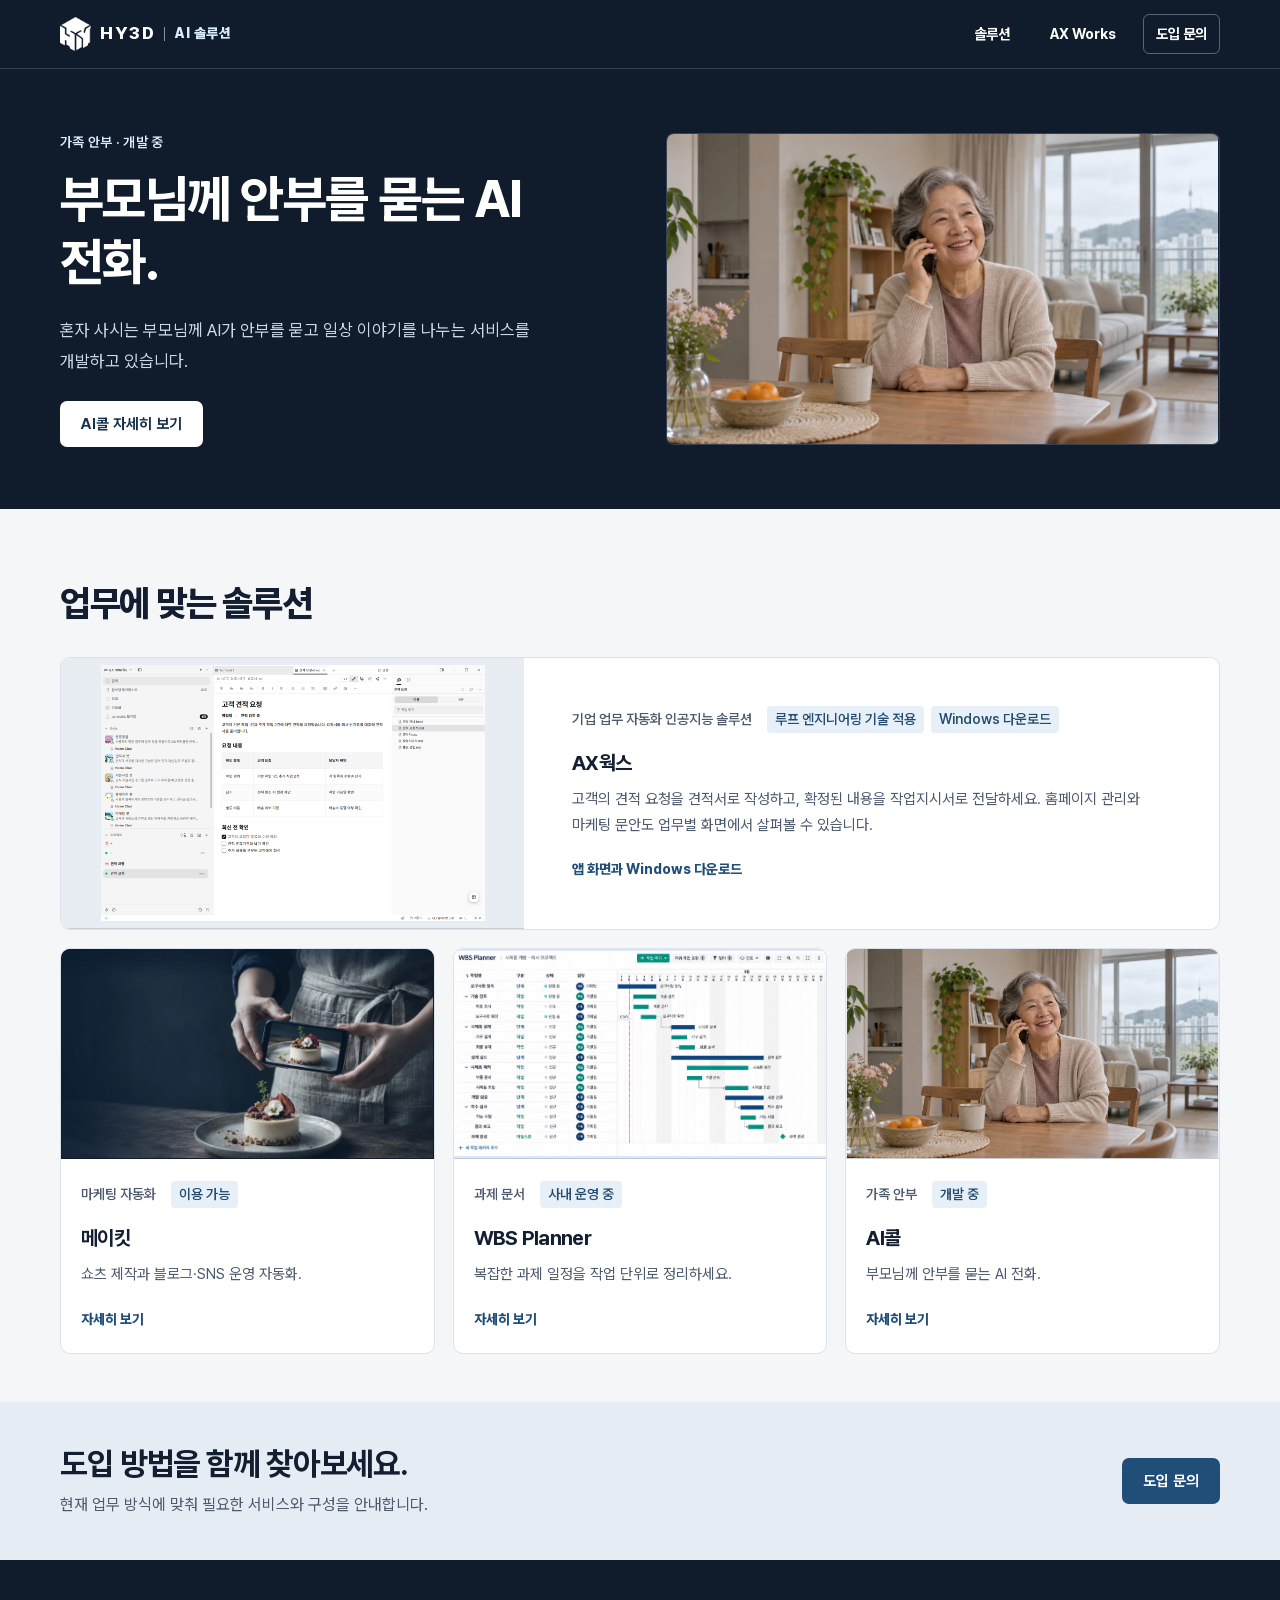
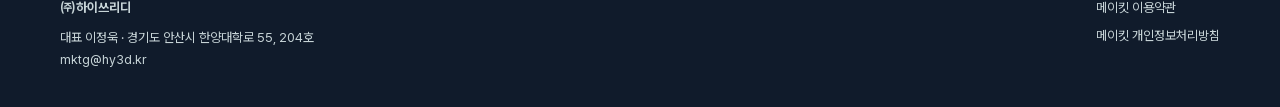
<file: index.html>
<!doctype html><html lang="ko"><head><meta charset="utf-8"><meta name="viewport" content="width=device-width,initial-scale=1"><title>AI 솔루션 | 하이쓰리디 AI</title><meta name="description" content="기업 업무 자동화 인공지능 솔루션 AX웍스를 비롯해 메이킷, WBS Planner, AI콜까지 하이쓰리디의 AI 솔루션을 만나보세요."><link rel="stylesheet" href="/style.css?v=9"><link rel="canonical" href="https://ax.hy3d.kr/"><link rel="stylesheet" href="/refinements.css?v=3"><meta property="og:type" content="website"><meta property="og:site_name" content="HY3D AI"><meta property="og:locale" content="ko_KR"><meta property="og:title" content="AI 솔루션 | 하이쓰리디 AI"><meta property="og:description" content="기업 업무 자동화 인공지능 솔루션 AX웍스를 비롯해 메이킷, WBS Planner, AI콜까지 하이쓰리디의 AI 솔루션을 만나보세요."><meta property="og:url" content="https://ax.hy3d.kr/"><meta property="og:image" content="https://ax.hy3d.kr/assets/ax-ai-share.png"><meta property="og:image:width" content="1734"><meta property="og:image:height" content="907"><meta property="og:image:alt" content="AI 솔루션 | 하이쓰리디 AI"><meta name="twitter:card" content="summary_large_image"><meta name="twitter:title" content="AI 솔루션 | 하이쓰리디 AI"><meta name="twitter:description" content="기업 업무 자동화 인공지능 솔루션 AX웍스를 비롯해 메이킷, WBS Planner, AI콜까지 하이쓰리디의 AI 솔루션을 만나보세요."><meta name="twitter:image" content="https://ax.hy3d.kr/assets/ax-ai-share.png"><link rel="stylesheet" href="/ax-works/presentation.css"></head><body><a class="skip" href="#main">본문으로 이동</a><header class="bar"><div class="wrap nav"><a class="brand" href="/" aria-label="하이쓰리디 AI 솔루션 홈"><img src="/assets/hy3d-mark.png" width="31" height="35" alt=""><strong>HY3D</strong><small>AI 솔루션</small></a><nav aria-label="주 메뉴"><a href="/#solutions">솔루션</a><a href="/ax-works/">AX Works</a><a href="/contact/">도입 문의</a></nav></div></header><main id="main"><section class="hero hero-carousel" aria-label="하이쓰리디 AI 솔루션"><div class="wrap carousel-shell"><h1 class="sr-only">하이쓰리디 AI 솔루션</h1><div class="carousel-viewport" tabindex="0" role="region" aria-label="솔루션 소개. 좌우 방향키로 이동, 스페이스바로 자동 전환 일시정지 또는 재개"><div class="carousel-track"><article class="hero-slide" aria-label="메이킷"><div class="slide-copy"><p class="eyebrow">마케팅 자동화 · 이용 가능</p><h2>사진에서 쇼츠까지, 메이킷.</h2><p class="lead">제품과 매장 사진으로 쇼츠를 만들고, 블로그와 SNS 콘텐츠 운영을 자동화하세요.</p><div class="actions"><a class="button primary" href="/makit/">메이킷 자세히 보기</a></div></div><div class="slide-media"><img src="/assets/hy3d-makit-photo.webp" width="1600" height="900" alt="휴대전화로 매장 제품을 촬영하는 모습" fetchpriority="high"></div></article><article class="hero-slide" aria-label="AX웍스" inert>
  <div class="slide-copy"><p class="eyebrow">AX웍스 · 기업 업무 자동화 인공지능 솔루션</p><h2>견적서를 준비하고 작업지시서로 이어가세요.</h2><p class="lead">회사 양식으로 견적을 잡고, 확정된 작업을 담당자와 기한별로 정리하세요. 홈페이지 관리와 마케팅 원고 준비까지 한 프로젝트에서 진행합니다.</p><div class="actions"><a class="button primary" href="/ax-works/">업무별 설명과 앱 화면 보기</a></div></div>
  <div class="slide-media"><img src="/assets/ax-works-workspace.png?v=quote" width="1440" height="960" alt="AX Works의 업무 봇과 고객 견적 요청서" loading="lazy"></div>
</article><article class="hero-slide" aria-label="WBS Planner" inert><div class="slide-copy"><p class="eyebrow">정부과제 문서 · 사내 운영 중</p><h2>복잡한 과제 일정을 작업 단위로 정리하세요.</h2><p class="lead">WBS와 간트 차트로 작업 구조, 일정 변경, 진행 상황을 한곳에서 확인하세요.</p><div class="actions"><a class="button primary" href="/wbs/">WBS Planner 자세히 보기</a></div></div><div class="slide-media wbs"><img src="/assets/wbs-product-overview.png" width="1690" height="931" alt="산출물별 작업 목록과 일정 막대를 함께 보여주는 WBS·간트 개념 이미지" loading="lazy"><span class="media-caption">예시 화면</span></div></article><article class="hero-slide" aria-label="AI콜" inert><div class="slide-copy"><p class="eyebrow">가족 안부 · 개발 중</p><h2>부모님께 안부를 묻는 AI 전화.</h2><p class="lead">혼자 사시는 부모님께 AI가 안부를 묻고 일상 이야기를 나누는 서비스를 개발하고 있습니다.</p><div class="actions"><a class="button primary" href="/ai-call/">AI콜 자세히 보기</a></div></div><div class="slide-media"><img src="/assets/ai-call-photo.webp" width="1440" height="810" alt="집에서 안부 전화를 받는 모습" loading="lazy"></div></article></div></div><p class="sr-only carousel-status"></p></div></section><section id="solutions" class="wrap section"><h2>업무에 맞는 솔루션</h2><div class="grid"><a class="card ax-hub-card" href="/ax-works/">
  <div class="art" aria-hidden="true"><img src="/assets/ax-works-workspace.png?v=quote" width="1440" height="960" alt="" loading="lazy"></div>
  <div class="card-content"><div class="tags"><span>기업 업무 자동화 인공지능 솔루션</span><span>루프 엔지니어링 기술 적용</span><span>Windows 다운로드</span></div><h3>AX웍스</h3><p>고객의 견적 요청을 견적서로 작성하고, 확정된 내용을 작업지시서로 전달하세요. 홈페이지 관리와 마케팅 문안도 업무별 화면에서 살펴볼 수 있습니다.</p><span class="more">앱 화면과 Windows 다운로드</span></div>
</a><a class="card" href="/makit/"><div aria-hidden="true" class="art makit"><img src="/assets/hy3d-makit-photo.webp" width="1600" height="900" alt="" loading="lazy"></div><div class="card-content"><div class="tags"><span>마케팅 자동화</span><span>이용 가능</span></div><h3>메이킷</h3><p>쇼츠 제작과 블로그·SNS 운영 자동화.</p><span class="more">자세히 보기</span></div></a><a class="card" href="/wbs/"><div aria-hidden="true" class="art wbs"><img src="/assets/wbs-product-overview.png" width="1690" height="931" alt="" loading="lazy"></div><div class="card-content"><div class="tags"><span>과제 문서</span><span>사내 운영 중</span></div><h3>WBS Planner</h3><p>복잡한 과제 일정을 작업 단위로 정리하세요.</p><span class="more">자세히 보기</span></div></a><a class="card" href="/ai-call/"><div aria-hidden="true" class="art ai-call"><img src="/assets/ai-call-photo.webp" width="1440" height="810" alt="집에서 안부 전화를 받는 모습" loading="lazy"></div><div class="card-content"><div class="tags"><span>가족 안부</span><span>개발 중</span></div><h3>AI콜</h3><p>부모님께 안부를 묻는 AI 전화.</p><span class="more">자세히 보기</span></div></a></div></section><section class="band"><div class="wrap band-inner"><div><h2>도입 방법을 함께 찾아보세요.</h2><p>현재 업무 방식에 맞춰 필요한 서비스와 구성을 안내합니다.</p></div><a class="button primary" href="/contact/">도입 문의</a></div></section></main><footer><div class="wrap foot"><div><strong>㈜하이쓰리디</strong><p>대표 이정욱 · 경기도 안산시 한양대학로 55, 204호</p><a href="mailto:mktg@hy3d.kr">mktg@hy3d.kr</a></div><div><a href="https://hy3d-ai.kr/terms_of_use/">메이킷 이용약관</a><a href="https://hy3d-ai.kr/privacy_policy/">메이킷 개인정보처리방침</a></div></div></footer><script src="/carousel.js?v=4" defer></script></body></html>
</file>
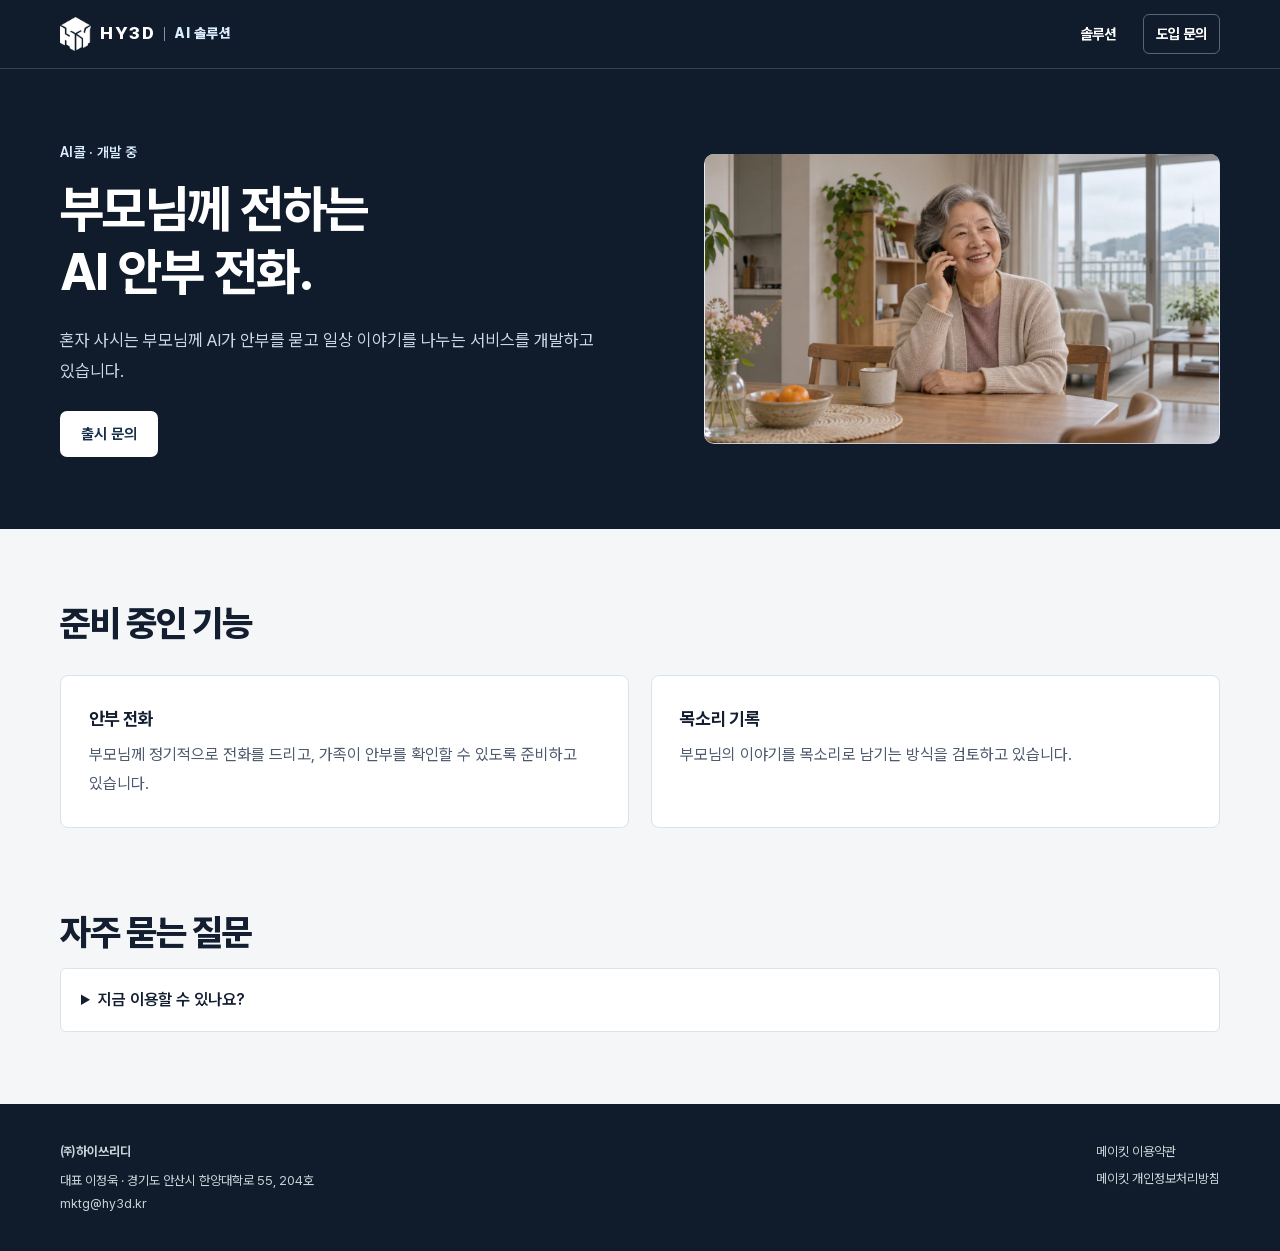
<file: ai-call/index.html>
<!doctype html><html lang="ko"><head><meta charset="utf-8"><meta name="viewport" content="width=device-width,initial-scale=1"><title>AI콜 | 하이쓰리디 AI</title><meta name="description" content="혼자 사시는 부모님께 AI가 안부를 묻고 일상 이야기를 나누는 서비스를 개발하고 있습니다."><link rel="stylesheet" href="/style.css?v=6"><script type="application/ld+json">[{"@context":"https://schema.org","@type":"Product","name":"AI콜","description":"혼자 사시는 부모님께 AI가 안부를 묻고 일상 이야기를 나누는 서비스를 개발하고 있습니다.","brand":{"@type":"Brand","name":"하이쓰리디"}},{"@context":"https://schema.org","@type":"FAQPage","mainEntity":[{"@type":"Question","name":"지금 이용할 수 있나요?","acceptedAnswer":{"@type":"Answer","text":"현재 개발 중입니다. 출시 관련 문의를 남길 수 있습니다."}}]}]</script><link rel="canonical" href="https://ax.hy3d.kr/ai-call/"><link rel="stylesheet" href="/refinements.css?v=2"><meta property="og:type" content="website"><meta property="og:site_name" content="HY3D AI"><meta property="og:locale" content="ko_KR"><meta property="og:title" content="AI콜 | 하이쓰리디 AI"><meta property="og:description" content="혼자 사시는 부모님께 AI가 안부를 묻고 일상 이야기를 나누는 서비스를 개발하고 있습니다."><meta property="og:url" content="https://ax.hy3d.kr/ai-call/"><meta property="og:image" content="https://ax.hy3d.kr/assets/ai-call-photo.webp"><meta property="og:image:width" content="1440"><meta property="og:image:height" content="810"><meta property="og:image:alt" content="AI콜 | 하이쓰리디 AI"><meta name="twitter:card" content="summary_large_image"><meta name="twitter:title" content="AI콜 | 하이쓰리디 AI"><meta name="twitter:description" content="혼자 사시는 부모님께 AI가 안부를 묻고 일상 이야기를 나누는 서비스를 개발하고 있습니다."><meta name="twitter:image" content="https://ax.hy3d.kr/assets/ai-call-photo.webp"></head><body><a class="skip" href="#main">본문으로 이동</a><header class="bar"><div class="wrap nav"><a class="brand" href="/" aria-label="하이쓰리디 AI 솔루션 홈"><img src="/assets/hy3d-mark.png" width="31" height="35" alt=""><strong>HY3D</strong><small>AI 솔루션</small></a><nav aria-label="주 메뉴"><a href="/#solutions">솔루션</a><a href="/contact/">도입 문의</a></nav></div></header><main id="main"><section class="hero detail"><div class="wrap hero-inner"><div><p class="eyebrow">AI콜 · 개발 중</p><h1>부모님께 전하는<br>AI 안부 전화.</h1><p class="lead">혼자 사시는 부모님께 AI가 안부를 묻고 일상 이야기를 나누는 서비스를 개발하고 있습니다.</p><div class="actions"><a class="button primary" href="/contact/">출시 문의</a></div></div><div aria-hidden="true" class="art ai-call"><img src="/assets/ai-call-photo.webp" width="1440" height="810" alt="집에서 안부 전화를 받는 모습" loading="lazy"></div></div></section><section class="wrap section"><h2>준비 중인 기능</h2><div class="feature-grid"><article><h3>안부 전화</h3><p>부모님께 정기적으로 전화를 드리고, 가족이 안부를 확인할 수 있도록 준비하고 있습니다.</p></article><article><h3>목소리 기록</h3><p>부모님의 이야기를 목소리로 남기는 방식을 검토하고 있습니다.</p></article></div></section><section class="wrap section faq"><h2>자주 묻는 질문</h2><details><summary>지금 이용할 수 있나요?</summary><p>현재 개발 중입니다. 출시 관련 문의를 남길 수 있습니다.</p></details></section></main><footer><div class="wrap foot"><div><strong>㈜하이쓰리디</strong><p>대표 이정욱 · 경기도 안산시 한양대학로 55, 204호</p><a href="mailto:mktg@hy3d.kr">mktg@hy3d.kr</a></div><div><a href="https://hy3d-ai.kr/terms_of_use/">메이킷 이용약관</a><a href="https://hy3d-ai.kr/privacy_policy/">메이킷 개인정보처리방침</a></div></div></footer></body></html>
</file>
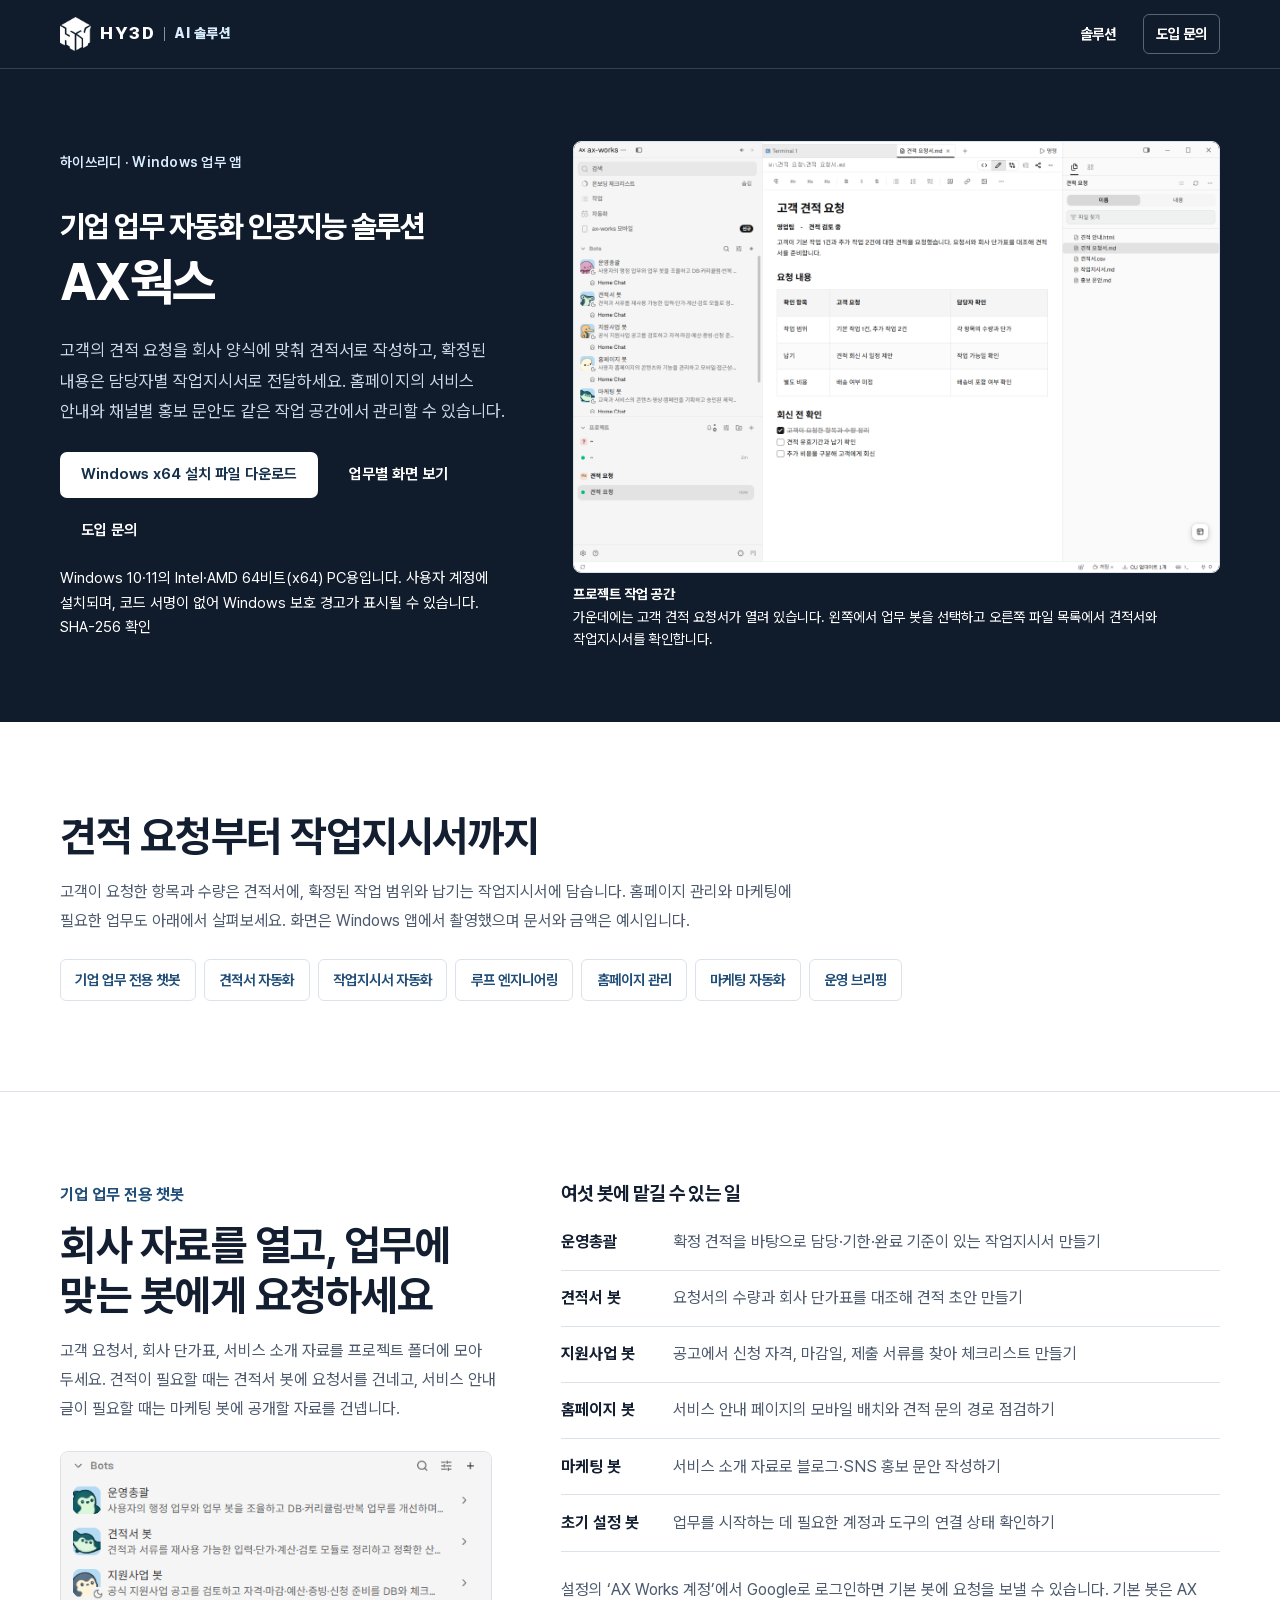
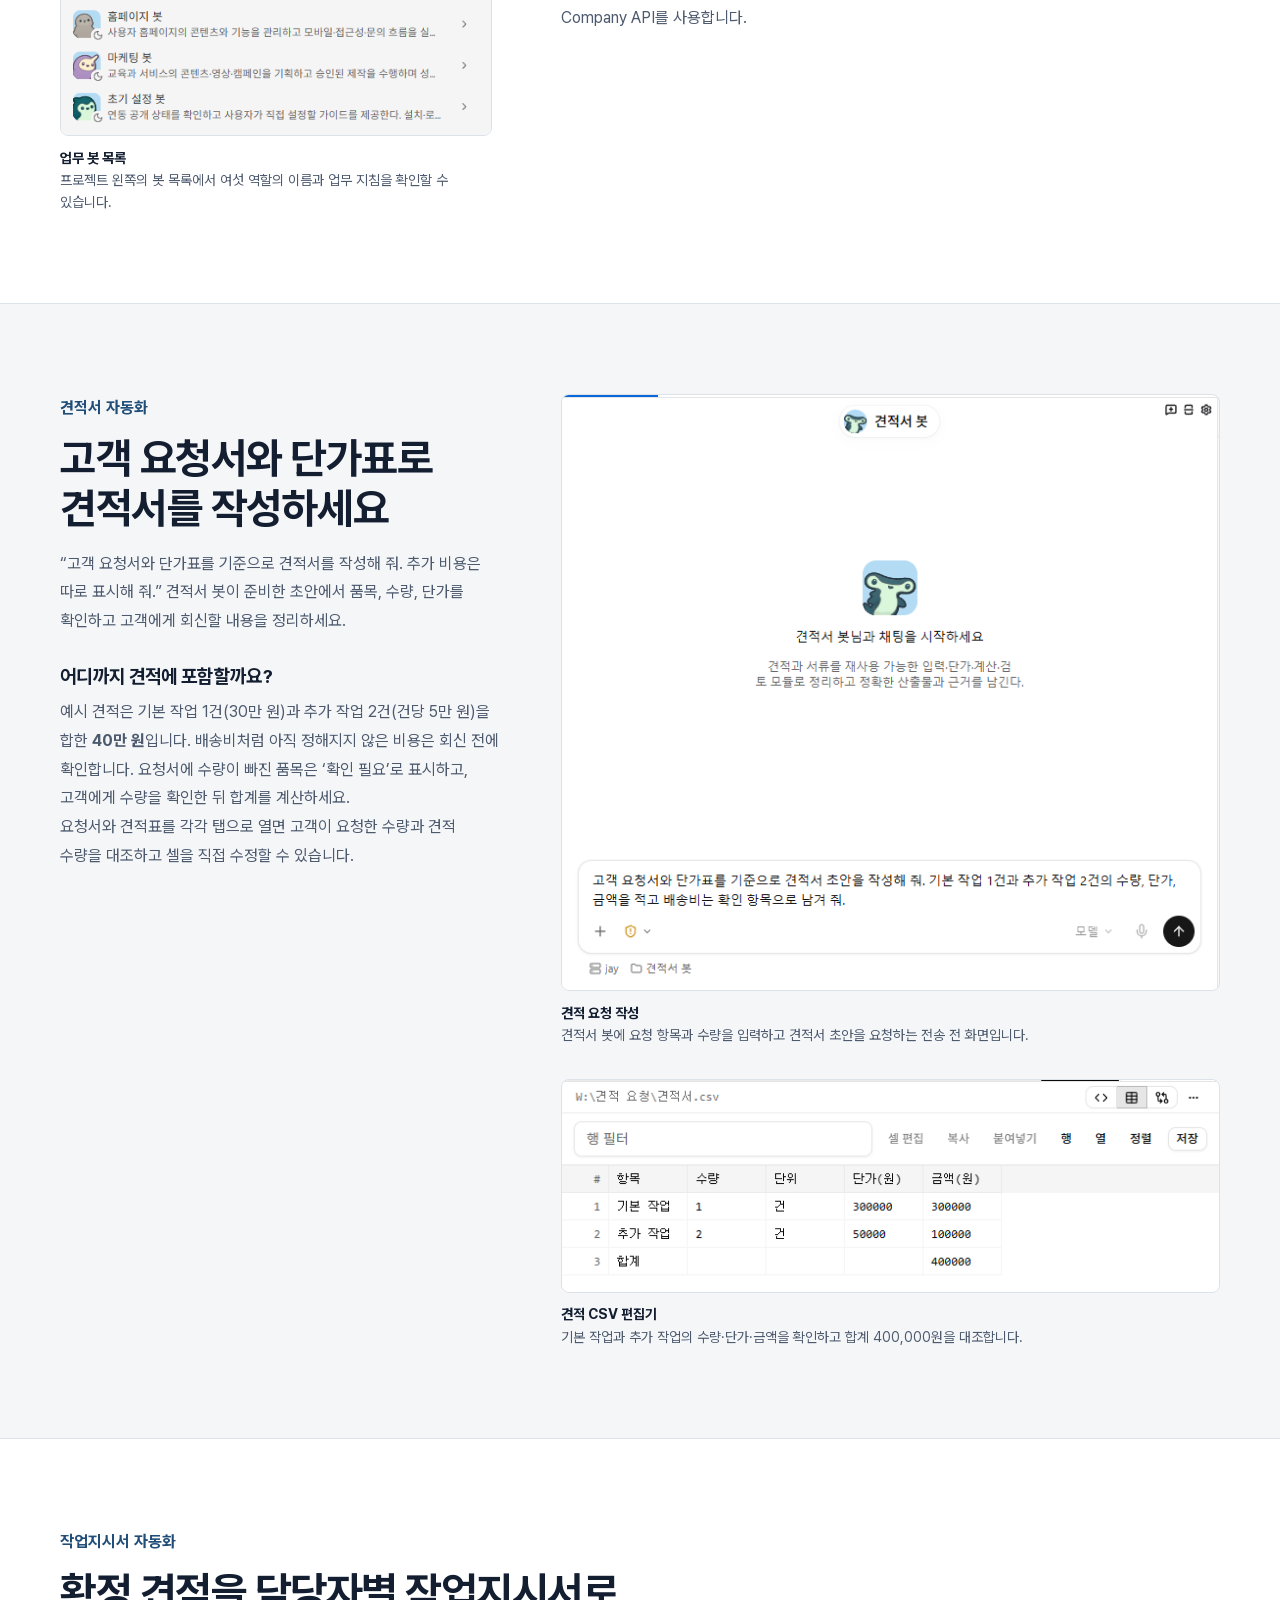
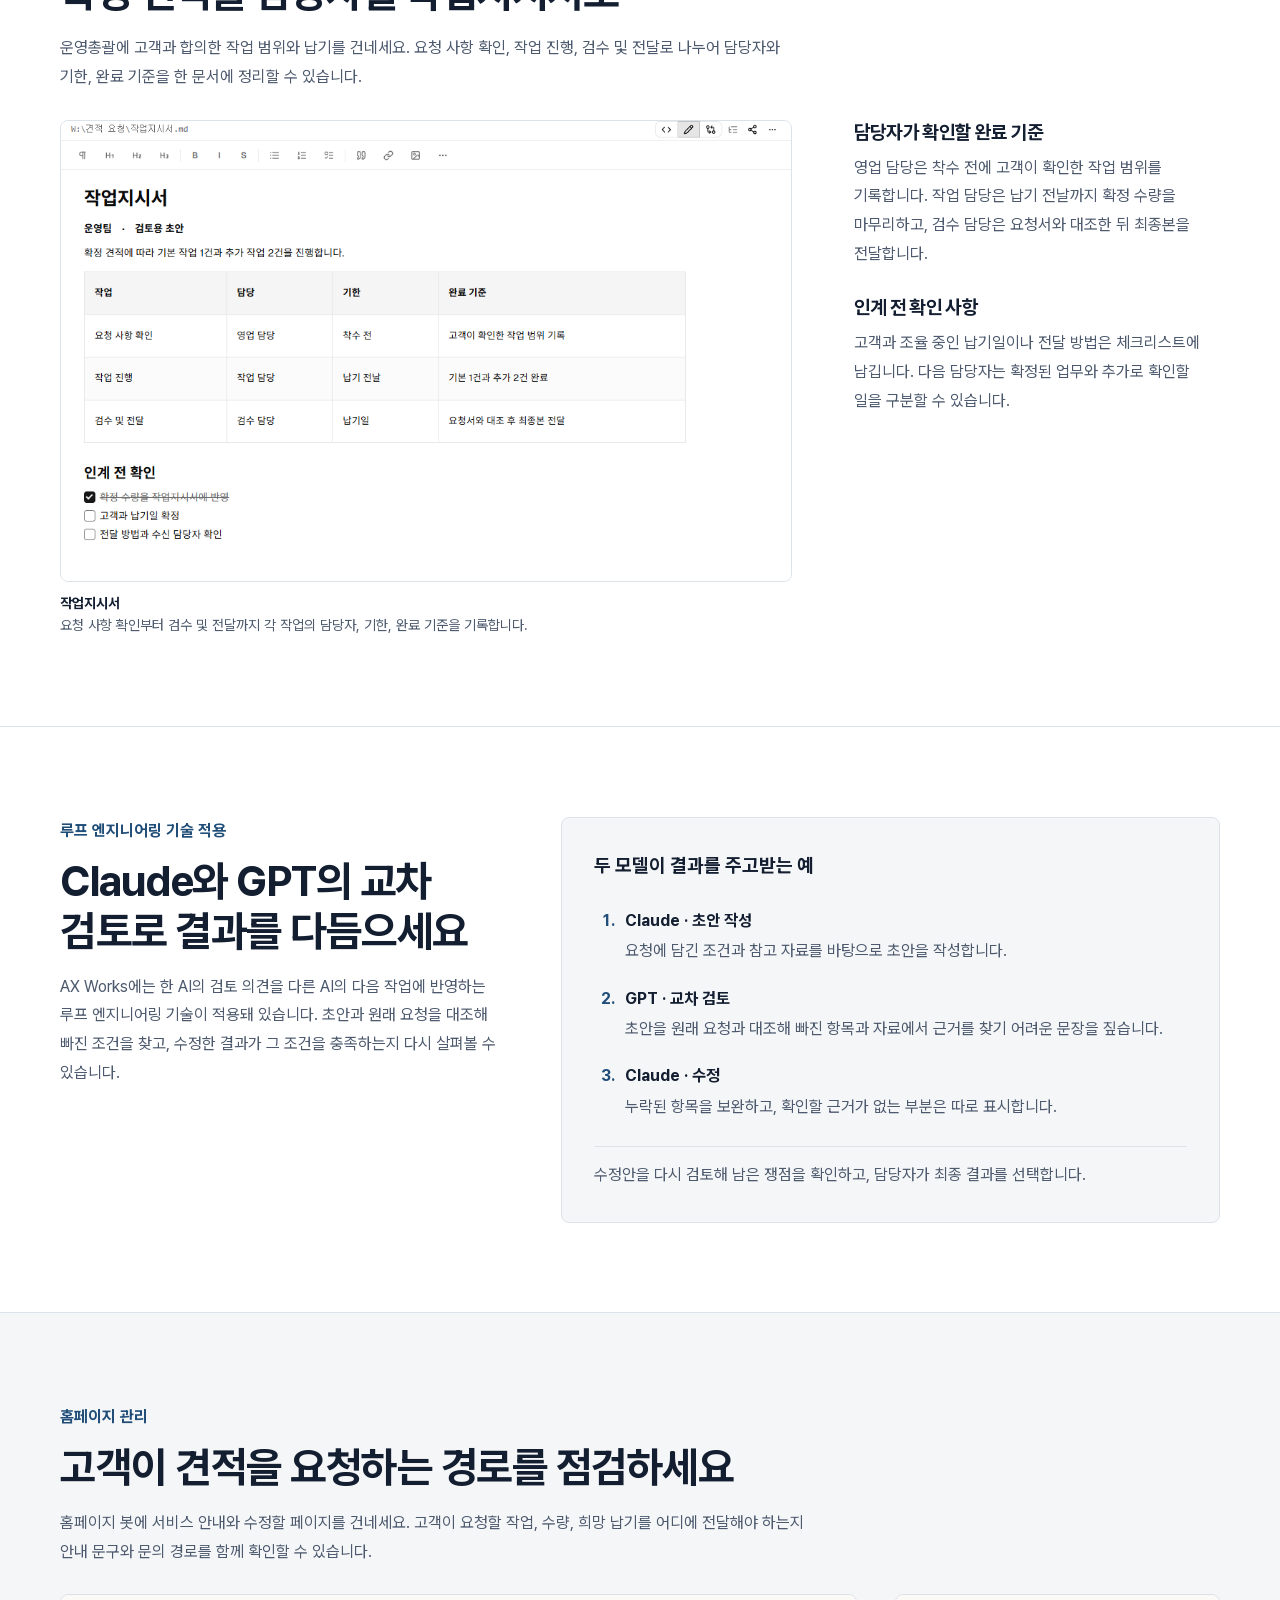
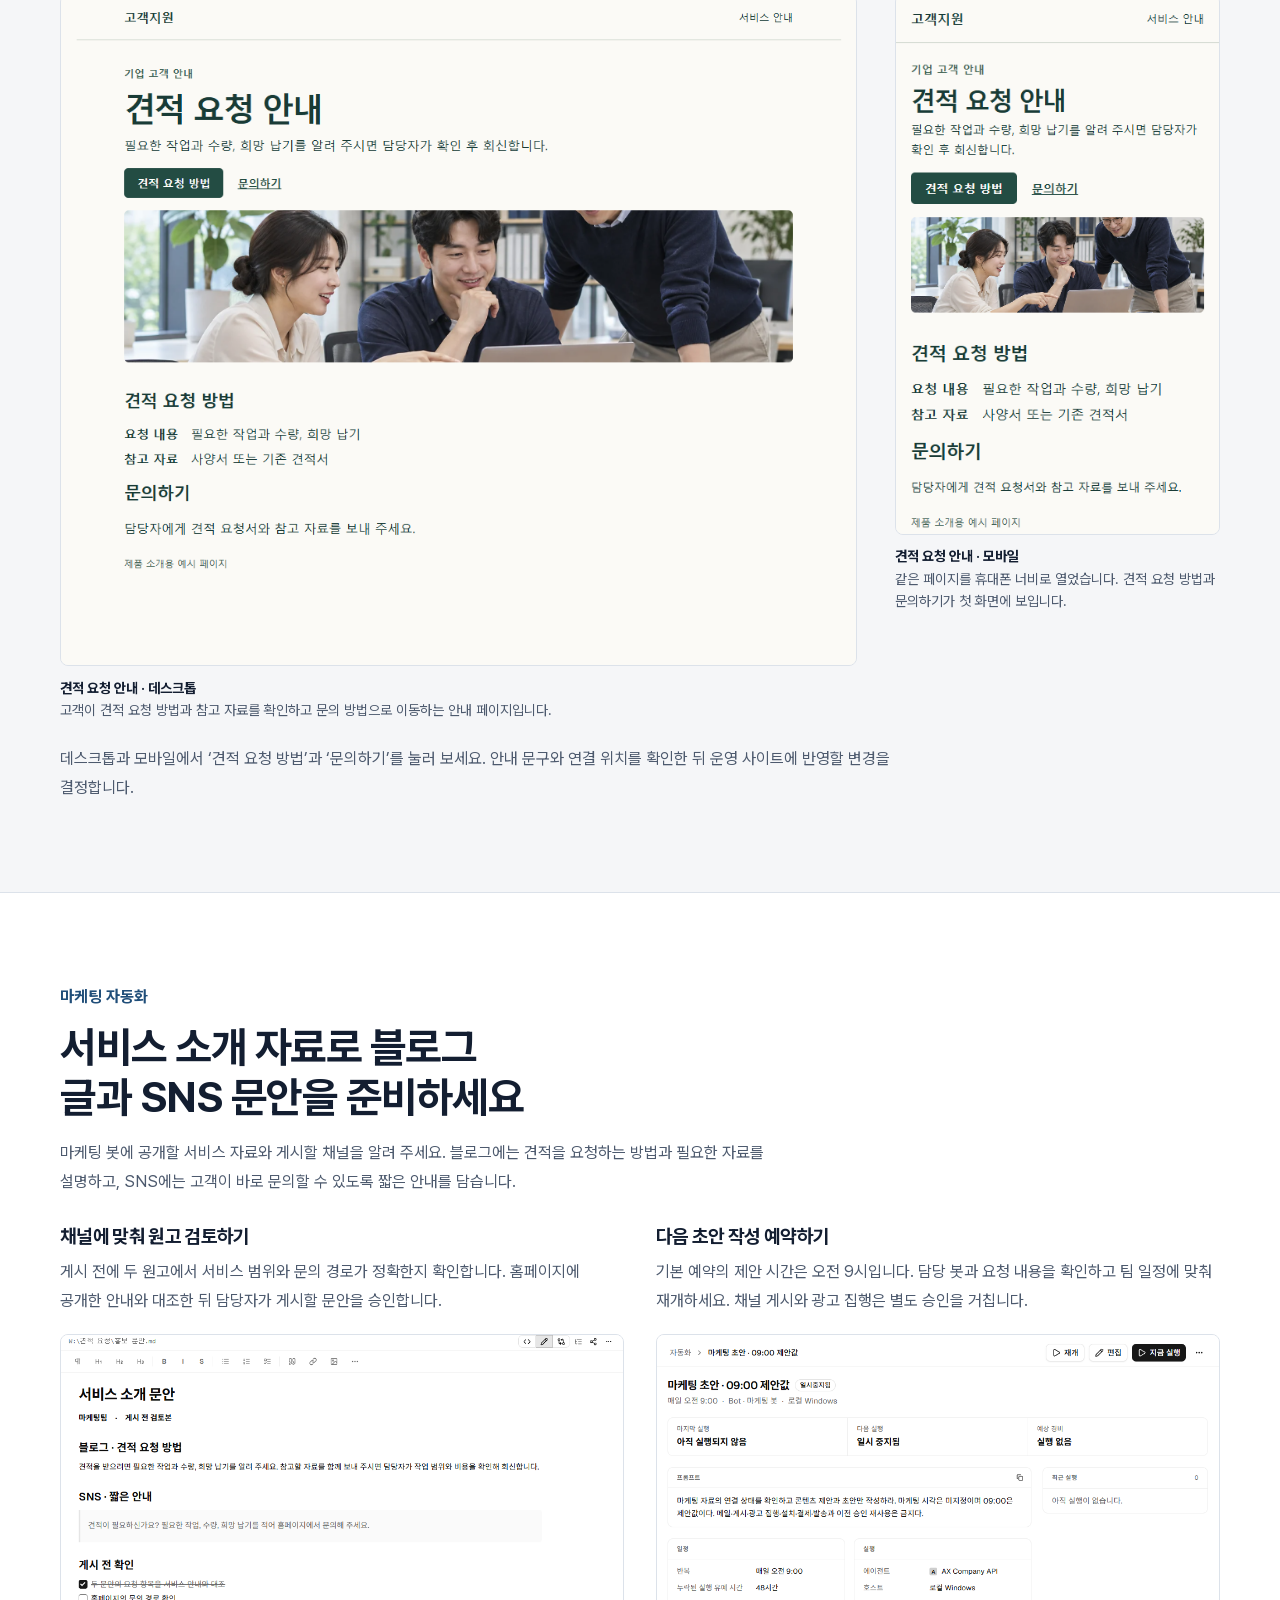
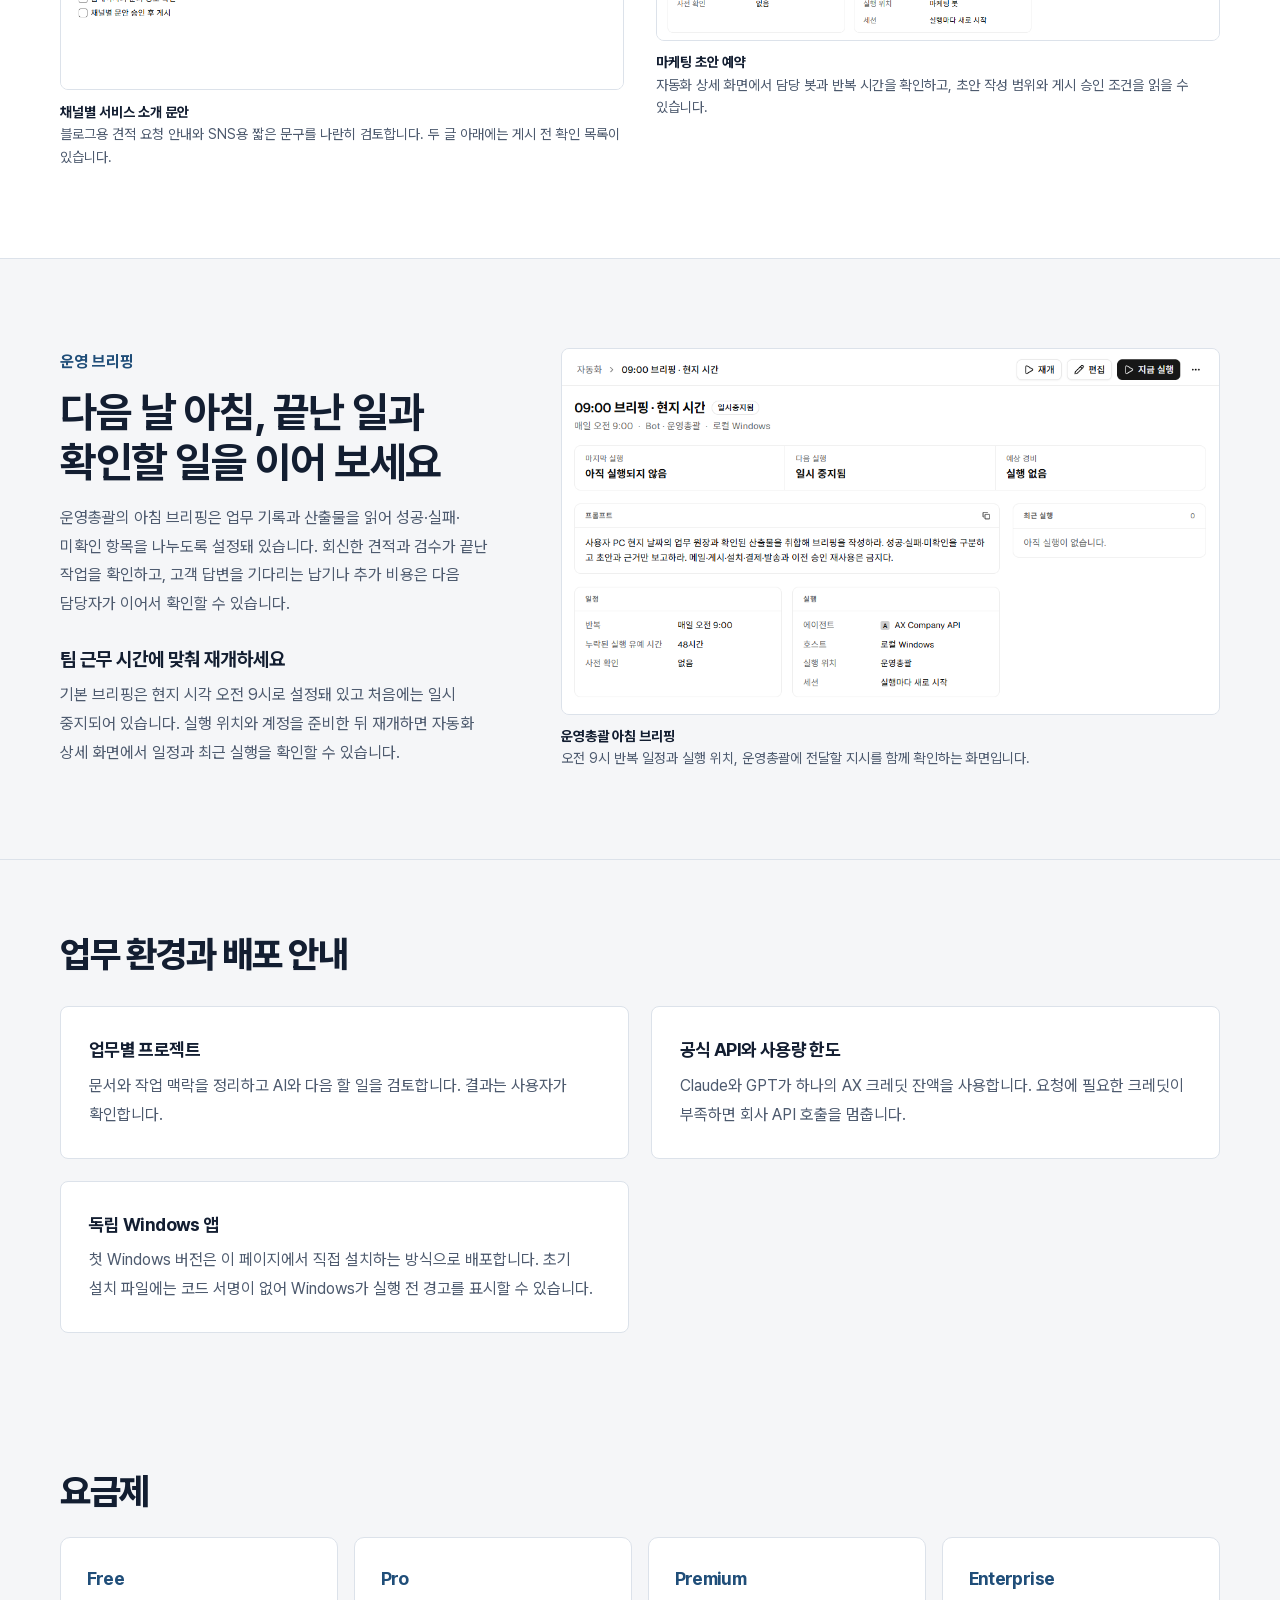
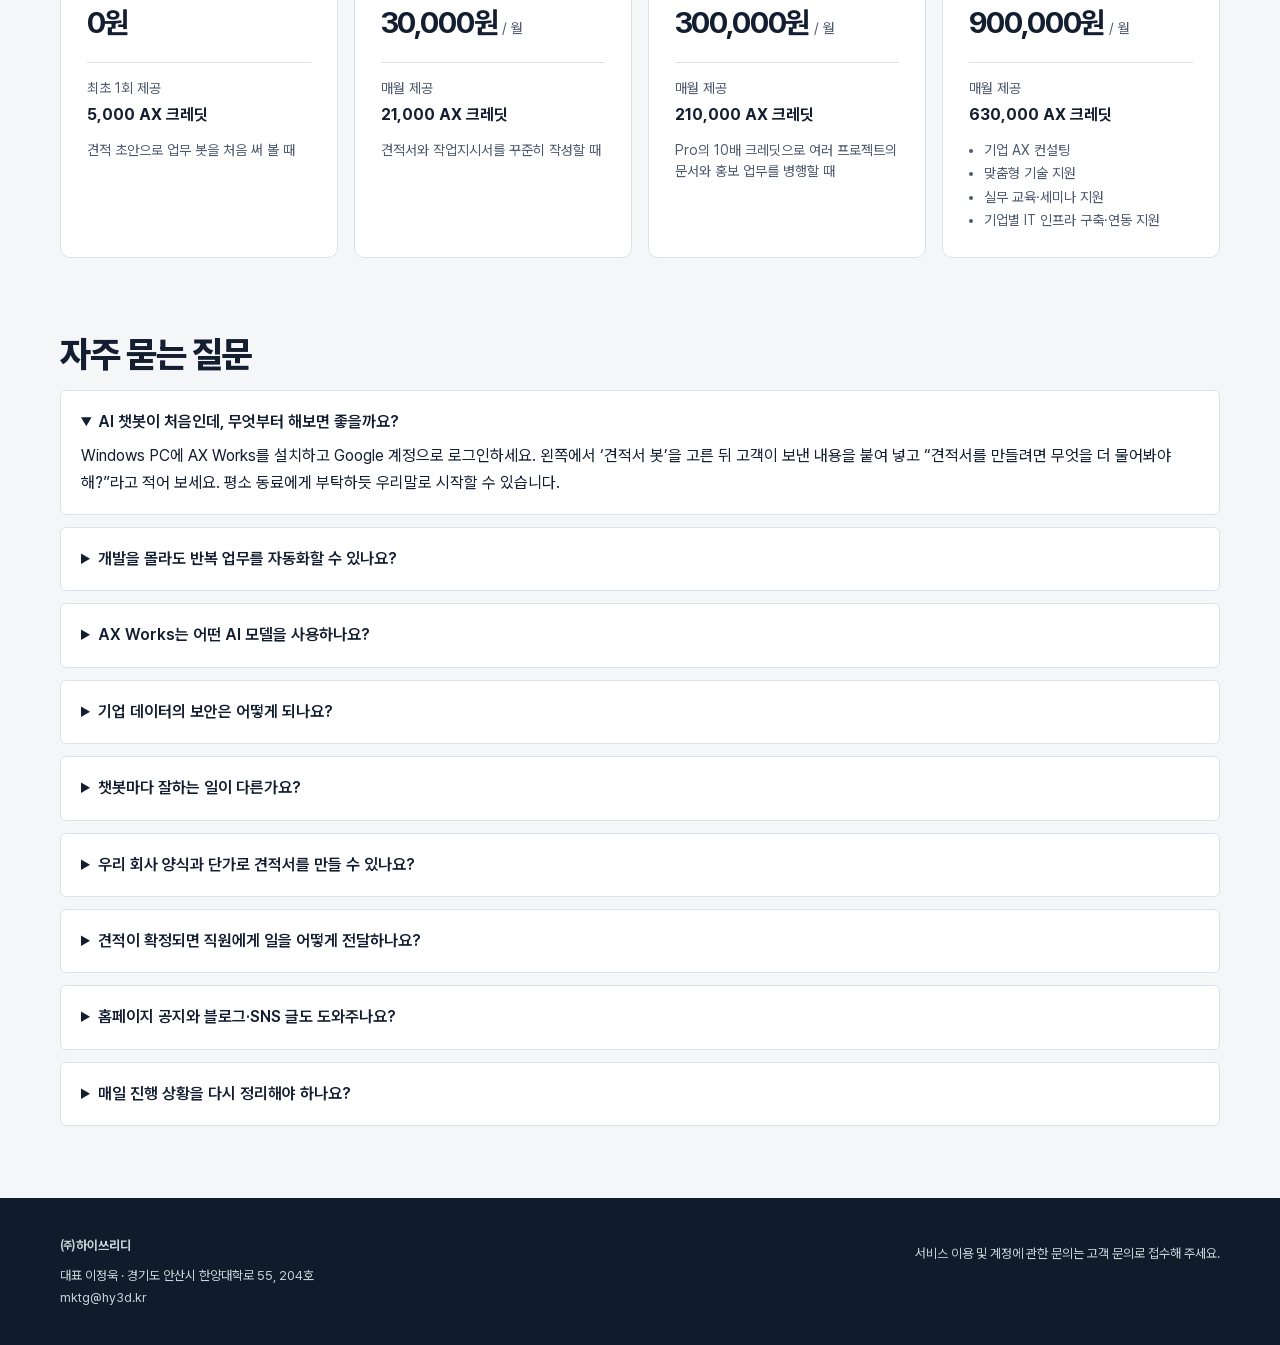
<file: ax-works/index.html>
<!doctype html><html lang="ko"><head><meta charset="utf-8"><meta name="viewport" content="width=device-width,initial-scale=1"><title>AX웍스 | 기업 업무 자동화 인공지능 솔루션</title><meta name="description" content="견적서와 작업지시서 작성부터 홈페이지 관리와 마케팅까지, AX웍스로 반복 업무를 자동화하세요."><link rel="stylesheet" href="/style.css?v=6"><script type="application/ld+json">[{"@context":"https://schema.org","@type":"Product","name":"AX웍스","alternateName":"AX Works","description":"견적서와 작업지시서 작성부터 홈페이지 관리와 마케팅까지, AX웍스로 반복 업무를 자동화하세요.","brand":{"@type":"Brand","name":"하이쓰리디"}}]</script><script type="application/ld+json">{"@context":"https://schema.org","@type":"FAQPage","mainEntity":[{"@type":"Question","name":"AI 챗봇이 처음인데, 무엇부터 해보면 좋을까요?","acceptedAnswer":{"@type":"Answer","text":"Windows PC에 AX Works를 설치하고 Google 계정으로 로그인하세요. 왼쪽에서 ‘견적서 봇’을 고른 뒤 고객이 보낸 내용을 붙여 넣고 “견적서를 만들려면 무엇을 더 물어봐야 해?”라고 적어 보세요. 평소 동료에게 부탁하듯 우리말로 시작할 수 있습니다."}},{"@type":"Question","name":"개발을 몰라도 반복 업무를 자동화할 수 있나요?","acceptedAnswer":{"@type":"Answer","text":"네. AI 비서에게 “평일 오전 9시마다 견적 요청 목록을 확인하고, 아직 답하지 않은 건을 보고서로 정리해 줘”라고 말해 보세요. 예약을 켜고 PC에서 AX Works를 실행해 두면 정해진 시간마다 목록을 점검하고 프로젝트 폴더에 보고서를 발행합니다. Gmail을 연결하면 보고 메일 초안도 자동으로 준비할 수 있습니다. 수신자와 내용을 확인하고 메일마다 발송을 승인하면 AX Works가 보냅니다."}},{"@type":"Question","name":"AX Works는 어떤 AI 모델을 사용하나요?","acceptedAnswer":{"@type":"Answer","text":"GPT 기본 설정은 GPT-6 Astra이며, 최상위 모델인 GPT-6.2 Astra도 지원 가능합니다. Claude 계열은 클로드 코드(Claude Code)에서도 쓰이는 Claude Opus 5.5를 사용합니다. 긴 고객 문의를 넣고 “견적에 넣을 항목과 고객에게 다시 확인할 내용을 나눠 줘”처럼 필요한 결과를 바로 요청할 수 있습니다."}},{"@type":"Question","name":"기업 데이터의 보안은 어떻게 되나요?","acceptedAnswer":{"@type":"Answer","text":"견적서와 작업지시서 같은 업무 파일은 내 PC에서 선택한 프로젝트 폴더에 저장합니다. 다음에 같은 폴더를 열어 기존 자료를 확인하고, 단가나 작업 내용을 수정해 계속 관리할 수 있습니다. 기본 업무 봇에 질문하면 해당 요청에 포함된 질문, 대화 기록, 문서 내용은 하이쓰리디 서버를 거쳐 선택한 AI 제공사로 전송됩니다."}},{"@type":"Question","name":"챗봇마다 잘하는 일이 다른가요?","acceptedAnswer":{"@type":"Answer","text":"네. 견적서 봇은 수량과 단가를 정리하고, 운영총괄은 확정된 일을 담당자별로 나눕니다. 지원사업 봇은 공고의 신청 자격과 제출 서류를, 홈페이지 봇은 고객이 문의하는 경로를 점검합니다. 홍보 글은 마케팅 봇에, 처음 연결할 계정이나 도구는 초기 설정 봇에 물어보세요."}},{"@type":"Question","name":"우리 회사 양식과 단가로 견적서를 만들 수 있나요?","acceptedAnswer":{"@type":"Answer","text":"네. 고객 요청과 함께 회사 견적 양식과 단가표를 준비하세요. 견적서 봇에 “이 양식으로 수량과 단가를 계산하고, 배송비는 따로 표시해 줘”라고 요청할 수 있습니다. 담당자는 견적표에서 금액을 확인하고 고객에게 보낼 내용을 결정합니다."}},{"@type":"Question","name":"견적이 확정되면 직원에게 일을 어떻게 전달하나요?","acceptedAnswer":{"@type":"Answer","text":"운영총괄에 “이 견적대로 작업지시서를 만들어 줘”라고 요청하세요. 예를 들어 ‘추가 작업 2건’에 누가 맡는지, 언제까지 끝내는지, 무엇을 확인하면 완료인지 적은 작업지시서 초안을 만들 수 있습니다. 담당자나 납기가 아직 정해지지 않았다면 확인할 일로 남겨 두세요."}},{"@type":"Question","name":"홈페이지 공지와 블로그·SNS 글도 도와주나요?","acceptedAnswer":{"@type":"Answer","text":"네. 서비스 소개 자료 하나로 홈페이지 봇에는 “고객이 견적을 요청하는 방법을 안내해 줘”, 마케팅 봇에는 “블로그용 소개 글과 SNS용 짧은 글을 써 줘”라고 요청해 보세요. 공개 전에는 담당자가 문구와 문의 링크를 확인하고 게시를 승인합니다."}},{"@type":"Question","name":"매일 진행 상황을 다시 정리해야 하나요?","acceptedAnswer":{"@type":"Answer","text":"운영총괄의 아침 브리핑을 예약하면 업무 기록을 바탕으로 끝난 일과 확인이 필요한 일을 모아 볼 수 있습니다. 기본 시간은 오전 9시입니다. 처음에는 예약이 꺼져 있으니 팀에 맞는 시간을 확인한 뒤 켜 주세요."}}]}</script><link rel="canonical" href="https://ax.hy3d.kr/ax-works/"><link rel="stylesheet" href="/refinements.css?v=2"><meta property="og:type" content="website"><meta property="og:site_name" content="HY3D AI"><meta property="og:locale" content="ko_KR"><meta property="og:title" content="AX웍스 | 기업 업무 자동화 인공지능 솔루션"><meta property="og:description" content="견적서와 작업지시서 작성부터 홈페이지 관리와 마케팅까지, AX웍스로 반복 업무를 자동화하세요."><meta property="og:url" content="https://ax.hy3d.kr/ax-works/"><meta property="og:image" content="https://ax.hy3d.kr/assets/ax-works-share-ko.png"><meta property="og:image:width" content="1200"><meta property="og:image:height" content="630"><meta property="og:image:alt" content="AX웍스 로고와 기업 업무 자동화 인공지능 솔루션 문구"><meta name="twitter:card" content="summary_large_image"><meta name="twitter:title" content="AX웍스 | 기업 업무 자동화 인공지능 솔루션"><meta name="twitter:description" content="견적서와 작업지시서 작성부터 홈페이지 관리와 마케팅까지, AX웍스로 반복 업무를 자동화하세요."><meta name="twitter:image" content="https://ax.hy3d.kr/assets/ax-works-share-ko.png"><link rel="stylesheet" href="/ax-works/presentation.css?v=7"></head><body><a class="skip" href="#main">본문으로 이동</a><header class="bar"><div class="wrap nav"><a class="brand" href="/" aria-label="하이쓰리디 AI 솔루션 홈"><img src="/assets/hy3d-mark.png" width="31" height="35" alt=""><strong>HY3D</strong><small>AI 솔루션</small></a><nav aria-label="주 메뉴"><a href="/#solutions">솔루션</a><a href="/contact/">도입 문의</a></nav></div></header><main id="main">
<section class="hero detail ax-hero">
  <div class="wrap hero-inner">
    <div><p class="eyebrow">하이쓰리디 · Windows 업무 앱</p>
      <h1><span class="ax-descriptor">기업 업무 자동화 인공지능 솔루션</span><br>AX웍스</h1>
      <p class="lead">고객의 견적 요청을 회사 양식에 맞춰 견적서로 작성하고, 확정된 내용은 담당자별 작업지시서로 전달하세요. 홈페이지의 서비스 안내와 채널별 홍보 문안도 같은 작업 공간에서 관리할 수 있습니다.</p>
      <div class="actions"><a class="button primary" href="https://github.com/HY3D-co-ltd/ax.hy3d.kr/releases/latest/download/ax-works-windows-setup.exe" id="windows-download" aria-describedby="download-status">Windows x64 설치 파일 다운로드</a><a class="button" href="#workflow">업무별 화면 보기</a><a class="button" href="/contact/">도입 문의</a></div><p id="download-status" role="status">Windows 10·11의 Intel·AMD 64비트(x64) PC용입니다. 사용자 계정에 설치되며, 코드 서명이 없어 Windows 보호 경고가 표시될 수 있습니다. <a id="windows-checksum" href="https://github.com/HY3D-co-ltd/ax.hy3d.kr/releases/latest/download/SHA256SUMS.txt">SHA-256 확인</a></p>
    </div>
    <figure class="ax-capture capture-workspace">
  <a class="capture-link" href="/assets/ax-works-workspace.png?v=quote" aria-label="프로젝트 작업 공간 크게 보기"><img src="/assets/ax-works-workspace.png?v=quote" width="1440" height="960" alt="가운데에는 고객 견적 요청서가 열려 있습니다. 왼쪽에서 업무 봇을 선택하고 오른쪽 파일 목록에서 견적서와 작업지시서를 확인합니다." fetchpriority="high"></a>
  <figcaption><strong>프로젝트 작업 공간</strong><span>가운데에는 고객 견적 요청서가 열려 있습니다. 왼쪽에서 업무 봇을 선택하고 오른쪽 파일 목록에서 견적서와 작업지시서를 확인합니다.</span></figcaption>
</figure>
  </div>
</section>
<section class="ax-intro" id="workflow"><div class="wrap">
  <h2>견적 요청부터 작업지시서까지</h2>
  <p>고객이 요청한 항목과 수량은 견적서에, 확정된 작업 범위와 납기는 작업지시서에 담습니다. 홈페이지 관리와 마케팅에 필요한 업무도 아래에서 살펴보세요. 화면은 Windows 앱에서 촬영했으며 문서와 금액은 예시입니다.</p>
  <nav class="chapter-links" aria-label="업무별 화면 바로가기"><a href="#bots">기업 업무 전용 챗봇</a>
<a href="#quotation">견적서 자동화</a>
<a href="#work-order">작업지시서 자동화</a>
<a href="#loop-engineering">루프 엔지니어링</a>
<a href="#website">홈페이지 관리</a>
<a href="#marketing">마케팅 자동화</a>
<a href="#briefing">운영 브리핑</a></nav>
</div></section>
<section id="bots" class="ax-chapter"><div class="wrap ax-layout">
  <div><header class="chapter-heading"><p class="chapter-label">기업 업무 전용 챗봇</p><h2>회사 자료를 열고, 업무에 맞는 봇에게 요청하세요</h2><p>고객 요청서, 회사 단가표, 서비스 소개 자료를 프로젝트 폴더에 모아 두세요. 견적이 필요할 때는 견적서 봇에 요청서를 건네고, 서비스 안내 글이 필요할 때는 마케팅 봇에 공개할 자료를 건넵니다.</p></header><figure class="ax-capture capture-bot-directory">
  <a class="capture-link" href="/assets/ax-works-bot-directory.png" aria-label="업무 봇 목록 크게 보기"><img src="/assets/ax-works-bot-directory.png" width="500" height="329" alt="프로젝트 왼쪽의 봇 목록에서 여섯 역할의 이름과 업무 지침을 확인할 수 있습니다." loading="lazy"></a>
  <figcaption><strong>업무 봇 목록</strong><span>프로젝트 왼쪽의 봇 목록에서 여섯 역할의 이름과 업무 지침을 확인할 수 있습니다.</span></figcaption>
</figure></div>
  <div><h3 class="role-heading">여섯 봇에 맡길 수 있는 일</h3><dl class="ax-roles"><div><dt>운영총괄</dt><dd>확정 견적을 바탕으로 담당·기한·완료 기준이 있는 작업지시서 만들기</dd></div>
<div><dt>견적서 봇</dt><dd>요청서의 수량과 회사 단가표를 대조해 견적 초안 만들기</dd></div>
<div><dt>지원사업 봇</dt><dd>공고에서 신청 자격, 마감일, 제출 서류를 찾아 체크리스트 만들기</dd></div>
<div><dt>홈페이지 봇</dt><dd>서비스 안내 페이지의 모바일 배치와 견적 문의 경로 점검하기</dd></div>
<div><dt>마케팅 봇</dt><dd>서비스 소개 자료로 블로그·SNS 홍보 문안 작성하기</dd></div>
<div><dt>초기 설정 봇</dt><dd>업무를 시작하는 데 필요한 계정과 도구의 연결 상태 확인하기</dd></div></dl>
  <p class="chapter-note">설정의 ‘AX Works 계정’에서 Google로 로그인하면 기본 봇에 요청을 보낼 수 있습니다. 기본 봇은 AX Company API를 사용합니다.</p></div>
</div></section>
<section id="quotation" class="ax-chapter tone"><div class="wrap ax-layout">
  <div><header class="chapter-heading"><p class="chapter-label">견적서 자동화</p><h2>고객 요청서와 단가표로 견적서를 작성하세요</h2><p>“고객 요청서와 단가표를 기준으로 견적서를 작성해 줘. 추가 비용은 따로 표시해 줘.” 견적서 봇이 준비한 초안에서 품목, 수량, 단가를 확인하고 고객에게 회신할 내용을 정리하세요.</p></header>
  <h3>어디까지 견적에 포함할까요?</h3>
  <p>예시 견적은 기본 작업 1건(30만 원)과 추가 작업 2건(건당 5만 원)을 합한 <strong>40만 원</strong>입니다. 배송비처럼 아직 정해지지 않은 비용은 회신 전에 확인합니다. 요청서에 수량이 빠진 품목은 ‘확인 필요’로 표시하고, 고객에게 수량을 확인한 뒤 합계를 계산하세요.</p>
  <p>요청서와 견적표를 각각 탭으로 열면 고객이 요청한 수량과 견적 수량을 대조하고 셀을 직접 수정할 수 있습니다.</p></div>
  <div class="capture-stack"><figure class="ax-capture capture-quotation-chat">
  <a class="capture-link" href="/assets/ax-works-quotation-chat.png?v=quote" aria-label="견적 요청 작성 크게 보기"><img src="/assets/ax-works-quotation-chat.png?v=quote" width="671" height="608" alt="견적서 봇에 요청 항목과 수량을 입력하고 견적서 초안을 요청하는 전송 전 화면입니다." loading="lazy"></a>
  <figcaption><strong>견적 요청 작성</strong><span>견적서 봇에 요청 항목과 수량을 입력하고 견적서 초안을 요청하는 전송 전 화면입니다.</span></figcaption>
</figure><figure class="ax-capture capture-estimate-table">
  <a class="capture-link" href="/assets/ax-works-estimate.png?v=quote" aria-label="견적 CSV 편집기 크게 보기"><img src="/assets/ax-works-estimate.png?v=quote" width="669" height="216" alt="기본 작업과 추가 작업의 수량·단가·금액을 확인하고 합계 400,000원을 대조합니다." loading="lazy"></a>
  <figcaption><strong>견적 CSV 편집기</strong><span>기본 작업과 추가 작업의 수량·단가·금액을 확인하고 합계 400,000원을 대조합니다.</span></figcaption>
</figure></div>
</div></section>
<section id="work-order" class="ax-chapter"><div class="wrap">
  <header class="chapter-heading"><p class="chapter-label">작업지시서 자동화</p><h2>확정 견적을 담당자별 작업지시서로</h2><p>운영총괄에 고객과 합의한 작업 범위와 납기를 건네세요. 요청 사항 확인, 작업 진행, 검수 및 전달로 나누어 담당자와 기한, 완료 기준을 한 문서에 정리할 수 있습니다.</p></header>
  <div class="ax-detail-grid"><figure class="ax-capture capture-work-order">
  <a class="capture-link" href="/assets/ax-works-work-order.png?v=quote" aria-label="작업지시서 크게 보기"><img src="/assets/ax-works-work-order.png?v=quote" width="1019" height="642" alt="요청 사항 확인부터 검수 및 전달까지 각 작업의 담당자, 기한, 완료 기준을 기록합니다." loading="lazy"></a>
  <figcaption><strong>작업지시서</strong><span>요청 사항 확인부터 검수 및 전달까지 각 작업의 담당자, 기한, 완료 기준을 기록합니다.</span></figcaption>
</figure>
  <div class="review-copy"><h3>담당자가 확인할 완료 기준</h3>
  <p>영업 담당은 착수 전에 고객이 확인한 작업 범위를 기록합니다. 작업 담당은 납기 전날까지 확정 수량을 마무리하고, 검수 담당은 요청서와 대조한 뒤 최종본을 전달합니다.</p>
  <h3>인계 전 확인 사항</h3><p>고객과 조율 중인 납기일이나 전달 방법은 체크리스트에 남깁니다. 다음 담당자는 확정된 업무와 추가로 확인할 일을 구분할 수 있습니다.</p></div></div>
</div></section>
<section id="loop-engineering" class="ax-chapter" aria-labelledby="loop-title"><div class="wrap ax-layout">
  <header class="chapter-heading">
    <p class="chapter-label">루프 엔지니어링 기술 적용</p>
    <h2 id="loop-title">Claude와 GPT의 교차 검토로 결과를 다듬으세요</h2>
    <p>AX Works에는 한 AI의 검토 의견을 다른 AI의 다음 작업에 반영하는 루프 엔지니어링 기술이 적용돼 있습니다. 초안과 원래 요청을 대조해 빠진 조건을 찾고, 수정한 결과가 그 조건을 충족하는지 다시 살펴볼 수 있습니다.</p>
  </header>
  <figure class="ax-loop-flow">
    <figcaption>두 모델이 결과를 주고받는 예</figcaption>
    <ol>
      <li><strong>Claude · 초안 작성</strong><span>요청에 담긴 조건과 참고 자료를 바탕으로 초안을 작성합니다.</span></li>
      <li><strong>GPT · 교차 검토</strong><span>초안을 원래 요청과 대조해 빠진 항목과 자료에서 근거를 찾기 어려운 문장을 짚습니다.</span></li>
      <li><strong>Claude · 수정</strong><span>누락된 항목을 보완하고, 확인할 근거가 없는 부분은 따로 표시합니다.</span></li>
    </ol>
    <p>수정안을 다시 검토해 남은 쟁점을 확인하고, 담당자가 최종 결과를 선택합니다.</p>
  </figure>
</div></section>
<section id="website" class="ax-chapter tone"><div class="wrap">
  <header class="chapter-heading"><p class="chapter-label">홈페이지 관리</p><h2>고객이 견적을 요청하는 경로를 점검하세요</h2><p>홈페이지 봇에 서비스 안내와 수정할 페이지를 건네세요. 고객이 요청할 작업, 수량, 희망 납기를 어디에 전달해야 하는지 안내 문구와 문의 경로를 함께 확인할 수 있습니다.</p></header>
  <div class="web-comparison"><figure class="ax-capture capture-website-preview">
  <a class="capture-link" href="/assets/ax-works-website-preview.png?v=quote" aria-label="견적 요청 안내 · 데스크톱 크게 보기"><img src="/assets/ax-works-website-preview.png?v=quote" width="1019" height="859" alt="고객이 견적 요청 방법과 참고 자료를 확인하고 문의 방법으로 이동하는 안내 페이지입니다." loading="lazy"></a>
  <figcaption><strong>견적 요청 안내 · 데스크톱</strong><span>고객이 견적 요청 방법과 참고 자료를 확인하고 문의 방법으로 이동하는 안내 페이지입니다.</span></figcaption>
</figure><figure class="ax-capture capture-website-mobile">
  <a class="capture-link" href="/assets/ax-works-website-mobile.png?v=quote" aria-label="견적 요청 안내 · 모바일 크게 보기"><img src="/assets/ax-works-website-mobile.png?v=quote" width="390" height="650" alt="같은 페이지를 휴대폰 너비로 열었습니다. 견적 요청 방법과 문의하기가 첫 화면에 보입니다." loading="lazy"></a>
  <figcaption><strong>견적 요청 안내 · 모바일</strong><span>같은 페이지를 휴대폰 너비로 열었습니다. 견적 요청 방법과 문의하기가 첫 화면에 보입니다.</span></figcaption>
</figure></div>
  <p class="chapter-note">데스크톱과 모바일에서 ‘견적 요청 방법’과 ‘문의하기’를 눌러 보세요. 안내 문구와 연결 위치를 확인한 뒤 운영 사이트에 반영할 변경을 결정합니다.</p>
</div></section>
<section id="marketing" class="ax-chapter"><div class="wrap">
  <header class="chapter-heading"><p class="chapter-label">마케팅 자동화</p><h2>서비스 소개 자료로 블로그 글과 SNS 문안을 준비하세요</h2><p>마케팅 봇에 공개할 서비스 자료와 게시할 채널을 알려 주세요. 블로그에는 견적을 요청하는 방법과 필요한 자료를 설명하고, SNS에는 고객이 바로 문의할 수 있도록 짧은 안내를 담습니다.</p></header>
  <div class="ax-marketing-grid"><div><h3>채널에 맞춰 원고 검토하기</h3><p>게시 전에 두 원고에서 서비스 범위와 문의 경로가 정확한지 확인합니다. 홈페이지에 공개한 안내와 대조한 뒤 담당자가 게시할 문안을 승인합니다.</p><figure class="ax-capture capture-campaign-copy">
  <a class="capture-link" href="/assets/ax-works-campaign-copy.png?v=quote" aria-label="채널별 서비스 소개 문안 크게 보기"><img src="/assets/ax-works-campaign-copy.png?v=quote" width="1019" height="642" alt="블로그용 견적 요청 안내와 SNS용 짧은 문구를 나란히 검토합니다. 두 글 아래에는 게시 전 확인 목록이 있습니다." loading="lazy"></a>
  <figcaption><strong>채널별 서비스 소개 문안</strong><span>블로그용 견적 요청 안내와 SNS용 짧은 문구를 나란히 검토합니다. 두 글 아래에는 게시 전 확인 목록이 있습니다.</span></figcaption>
</figure></div>
  <div><h3>다음 초안 작성 예약하기</h3><p>기본 예약의 제안 시간은 오전 9시입니다. 담당 봇과 요청 내용을 확인하고 팀 일정에 맞춰 재개하세요. 채널 게시와 광고 집행은 별도 승인을 거칩니다.</p><figure class="ax-capture capture-marketing-schedule">
  <a class="capture-link" href="/assets/ax-works-marketing-schedule.png" aria-label="마케팅 초안 예약 크게 보기"><img src="/assets/ax-works-marketing-schedule.png" width="1019" height="552" alt="자동화 상세 화면에서 담당 봇과 반복 시간을 확인하고, 초안 작성 범위와 게시 승인 조건을 읽을 수 있습니다." loading="lazy"></a>
  <figcaption><strong>마케팅 초안 예약</strong><span>자동화 상세 화면에서 담당 봇과 반복 시간을 확인하고, 초안 작성 범위와 게시 승인 조건을 읽을 수 있습니다.</span></figcaption>
</figure></div></div>
</div></section>
<section id="briefing" class="ax-chapter tone"><div class="wrap ax-layout">
  <div><header class="chapter-heading"><p class="chapter-label">운영 브리핑</p><h2>다음 날 아침, 끝난 일과 확인할 일을 이어 보세요</h2><p>운영총괄의 아침 브리핑은 업무 기록과 산출물을 읽어 성공·실패·미확인 항목을 나누도록 설정돼 있습니다. 회신한 견적과 검수가 끝난 작업을 확인하고, 고객 답변을 기다리는 납기나 추가 비용은 다음 담당자가 이어서 확인할 수 있습니다.</p></header><h3>팀 근무 시간에 맞춰 재개하세요</h3><p>기본 브리핑은 현지 시각 오전 9시로 설정돼 있고 처음에는 일시 중지되어 있습니다. 실행 위치와 계정을 준비한 뒤 재개하면 자동화 상세 화면에서 일정과 최근 실행을 확인할 수 있습니다.</p></div>
  <figure class="ax-capture capture-morning-briefing">
  <a class="capture-link" href="/assets/ax-works-morning-briefing.png" aria-label="운영총괄 아침 브리핑 크게 보기"><img src="/assets/ax-works-morning-briefing.png" width="1019" height="565" alt="오전 9시 반복 일정과 실행 위치, 운영총괄에 전달할 지시를 함께 확인하는 화면입니다." loading="lazy"></a>
  <figcaption><strong>운영총괄 아침 브리핑</strong><span>오전 9시 반복 일정과 실행 위치, 운영총괄에 전달할 지시를 함께 확인하는 화면입니다.</span></figcaption>
</figure>
</div></section>
<section id="distribution" class="wrap section"><h2>업무 환경과 배포 안내</h2><div class="feature-grid"><article><h3>업무별 프로젝트</h3><p>문서와 작업 맥락을 정리하고 AI와 다음 할 일을 검토합니다. 결과는 사용자가 확인합니다.</p></article><article><h3>공식 API와 사용량 한도</h3><p>Claude와 GPT가 하나의 AX 크레딧 잔액을 사용합니다. 요청에 필요한 크레딧이 부족하면 회사 API 호출을 멈춥니다.</p></article><article><h3>독립 Windows 앱</h3><p>첫 Windows 버전은 이 페이지에서 직접 설치하는 방식으로 배포합니다. 초기 설치 파일에는 코드 서명이 없어 Windows가 실행 전 경고를 표시할 수 있습니다.</p></article></div></section><section id="pricing" class="wrap section ax-pricing" aria-labelledby="pricing-title">
  <h2 id="pricing-title">요금제</h2>
  <div class="ax-plan-grid">
    <article class="ax-plan"><h3>Free</h3>
      <p class="plan-price"><strong>0원</strong></p>
      <p class="plan-credit"><span>최초 1회 제공</span><strong>5,000 AX 크레딧</strong></p>
      <p class="plan-note">견적 초안으로 업무 봇을 처음 써 볼 때</p>
    </article>
    <article class="ax-plan"><h3>Pro</h3>
      <p class="plan-price"><strong>30,000원</strong><span> / 월</span></p>
      <p class="plan-credit"><span>매월 제공</span><strong>21,000 AX 크레딧</strong></p>
      <p class="plan-note">견적서와 작업지시서를 꾸준히 작성할 때</p>
    </article>
    <article class="ax-plan"><h3>Premium</h3>
      <p class="plan-price"><strong>300,000원</strong><span> / 월</span></p>
      <p class="plan-credit"><span>매월 제공</span><strong>210,000 AX 크레딧</strong></p>
      <p class="plan-note">Pro의 10배 크레딧으로 여러 프로젝트의 문서와 홍보 업무를 병행할 때</p>
    </article>
    <article class="ax-plan"><h3>Enterprise</h3>
      <p class="plan-price"><strong>900,000원</strong><span> / 월</span></p>
      <p class="plan-credit"><span>매월 제공</span><strong>630,000 AX 크레딧</strong></p>
      <ul class="plan-note plan-services">
        <li>기업 AX 컨설팅</li>
        <li>맞춤형 기술 지원</li>
        <li>실무 교육·세미나 지원</li>
        <li>기업별 IT 인프라 구축·연동 지원</li>
      </ul>
    </article>
  </div>
</section><section id="faq" class="wrap section faq" aria-labelledby="faq-title">
  <h2 id="faq-title">자주 묻는 질문</h2>
  <details open>
    <summary>AI 챗봇이 처음인데, 무엇부터 해보면 좋을까요?</summary>
    <p>Windows PC에 AX Works를 설치하고 Google 계정으로 로그인하세요. 왼쪽에서 ‘견적서 봇’을 고른 뒤 고객이 보낸 내용을 붙여 넣고 “견적서를 만들려면 무엇을 더 물어봐야 해?”라고 적어 보세요. 평소 동료에게 부탁하듯 우리말로 시작할 수 있습니다.</p>
  </details>
  <details id="routine-automation">
    <summary>개발을 몰라도 반복 업무를 자동화할 수 있나요?</summary>
    <p>네. AI 비서에게 “평일 오전 9시마다 견적 요청 목록을 확인하고, 아직 답하지 않은 건을 보고서로 정리해 줘”라고 말해 보세요. 예약을 켜고 PC에서 AX Works를 실행해 두면 정해진 시간마다 목록을 점검하고 프로젝트 폴더에 보고서를 발행합니다. Gmail을 연결하면 보고 메일 초안도 자동으로 준비할 수 있습니다. 수신자와 내용을 확인하고 메일마다 발송을 승인하면 AX Works가 보냅니다.</p>
  </details>
  <details>
    <summary>AX Works는 어떤 AI 모델을 사용하나요?</summary>
    <p>GPT 기본 설정은 <strong>GPT-6 Astra</strong>이며, 최상위 모델인 <strong>GPT-6.2 Astra</strong>도 지원 가능합니다. Claude 계열은 클로드 코드(Claude Code)에서도 쓰이는 <strong>Claude Opus 5.5</strong>를 사용합니다. 긴 고객 문의를 넣고 “견적에 넣을 항목과 고객에게 다시 확인할 내용을 나눠 줘”처럼 필요한 결과를 바로 요청할 수 있습니다.</p>
  </details>
  <details id="data-security">
    <summary>기업 데이터의 보안은 어떻게 되나요?</summary>
    <p>견적서와 작업지시서 같은 업무 파일은 <strong>내 PC에서 선택한 프로젝트 폴더</strong>에 저장합니다. 다음에 같은 폴더를 열어 기존 자료를 확인하고, 단가나 작업 내용을 수정해 계속 관리할 수 있습니다. 기본 업무 봇에 질문하면 해당 요청에 포함된 질문, 대화 기록, 문서 내용은 하이쓰리디 서버를 거쳐 선택한 AI 제공사로 전송됩니다.</p>
  </details>
  <details>
    <summary>챗봇마다 잘하는 일이 다른가요?</summary>
    <p>네. 견적서 봇은 수량과 단가를 정리하고, 운영총괄은 확정된 일을 담당자별로 나눕니다. 지원사업 봇은 공고의 신청 자격과 제출 서류를, 홈페이지 봇은 고객이 문의하는 경로를 점검합니다. 홍보 글은 마케팅 봇에, 처음 연결할 계정이나 도구는 초기 설정 봇에 물어보세요.</p>
  </details>
  <details>
    <summary>우리 회사 양식과 단가로 견적서를 만들 수 있나요?</summary>
    <p>네. 고객 요청과 함께 회사 견적 양식과 단가표를 준비하세요. 견적서 봇에 “이 양식으로 수량과 단가를 계산하고, 배송비는 따로 표시해 줘”라고 요청할 수 있습니다. 담당자는 <a href="#quotation">견적표</a>에서 금액을 확인하고 고객에게 보낼 내용을 결정합니다.</p>
  </details>
  <details>
    <summary>견적이 확정되면 직원에게 일을 어떻게 전달하나요?</summary>
    <p>운영총괄에 “이 견적대로 작업지시서를 만들어 줘”라고 요청하세요. 예를 들어 ‘추가 작업 2건’에 누가 맡는지, 언제까지 끝내는지, 무엇을 확인하면 완료인지 적은 <a href="#work-order">작업지시서 초안</a>을 만들 수 있습니다. 담당자나 납기가 아직 정해지지 않았다면 확인할 일로 남겨 두세요.</p>
  </details>
  <details>
    <summary>홈페이지 공지와 블로그·SNS 글도 도와주나요?</summary>
    <p>네. 서비스 소개 자료 하나로 홈페이지 봇에는 “고객이 견적을 요청하는 방법을 안내해 줘”, 마케팅 봇에는 “블로그용 소개 글과 SNS용 짧은 글을 써 줘”라고 요청해 보세요. 공개 전에는 담당자가 문구와 문의 링크를 확인하고 게시를 승인합니다.</p>
  </details>
  <details>
    <summary>매일 진행 상황을 다시 정리해야 하나요?</summary>
    <p>운영총괄의 <a href="#briefing">아침 브리핑</a>을 예약하면 업무 기록을 바탕으로 끝난 일과 확인이 필요한 일을 모아 볼 수 있습니다. 기본 시간은 오전 9시입니다. 처음에는 예약이 꺼져 있으니 팀에 맞는 시간을 확인한 뒤 켜 주세요.</p>
  </details>
</section></main><footer><div class="wrap foot"><div><strong>㈜하이쓰리디</strong><p>대표 이정욱 · 경기도 안산시 한양대학로 55, 204호</p><a href="mailto:mktg@hy3d.kr">mktg@hy3d.kr</a></div><div><p>서비스 이용 및 계정에 관한 문의는 <a href="/contact/">고객 문의</a>로 접수해 주세요.</p></div></div></footer><dialog class="ax-viewer" aria-labelledby="viewer-title">
  <div class="viewer-toolbar"><h2 id="viewer-title">제품 화면</h2><a data-original target="_blank" rel="noopener">원본 열기</a><button type="button" data-close>닫기</button></div>
  <div class="viewer-stage"><img alt="" id="viewer-image"></div>
  <div class="viewer-bottom"><p id="viewer-description" aria-live="polite"></p><div class="viewer-controls"><button type="button" data-prev aria-label="이전 화면">← 이전</button><span id="viewer-count"></span><button type="button" data-next aria-label="다음 화면">다음 →</button></div></div>
</dialog>
<script src="/ax-works/gallery.js" defer></script>
<script src="/ax-works/windows-download.js" defer></script>
</body></html>
</file>
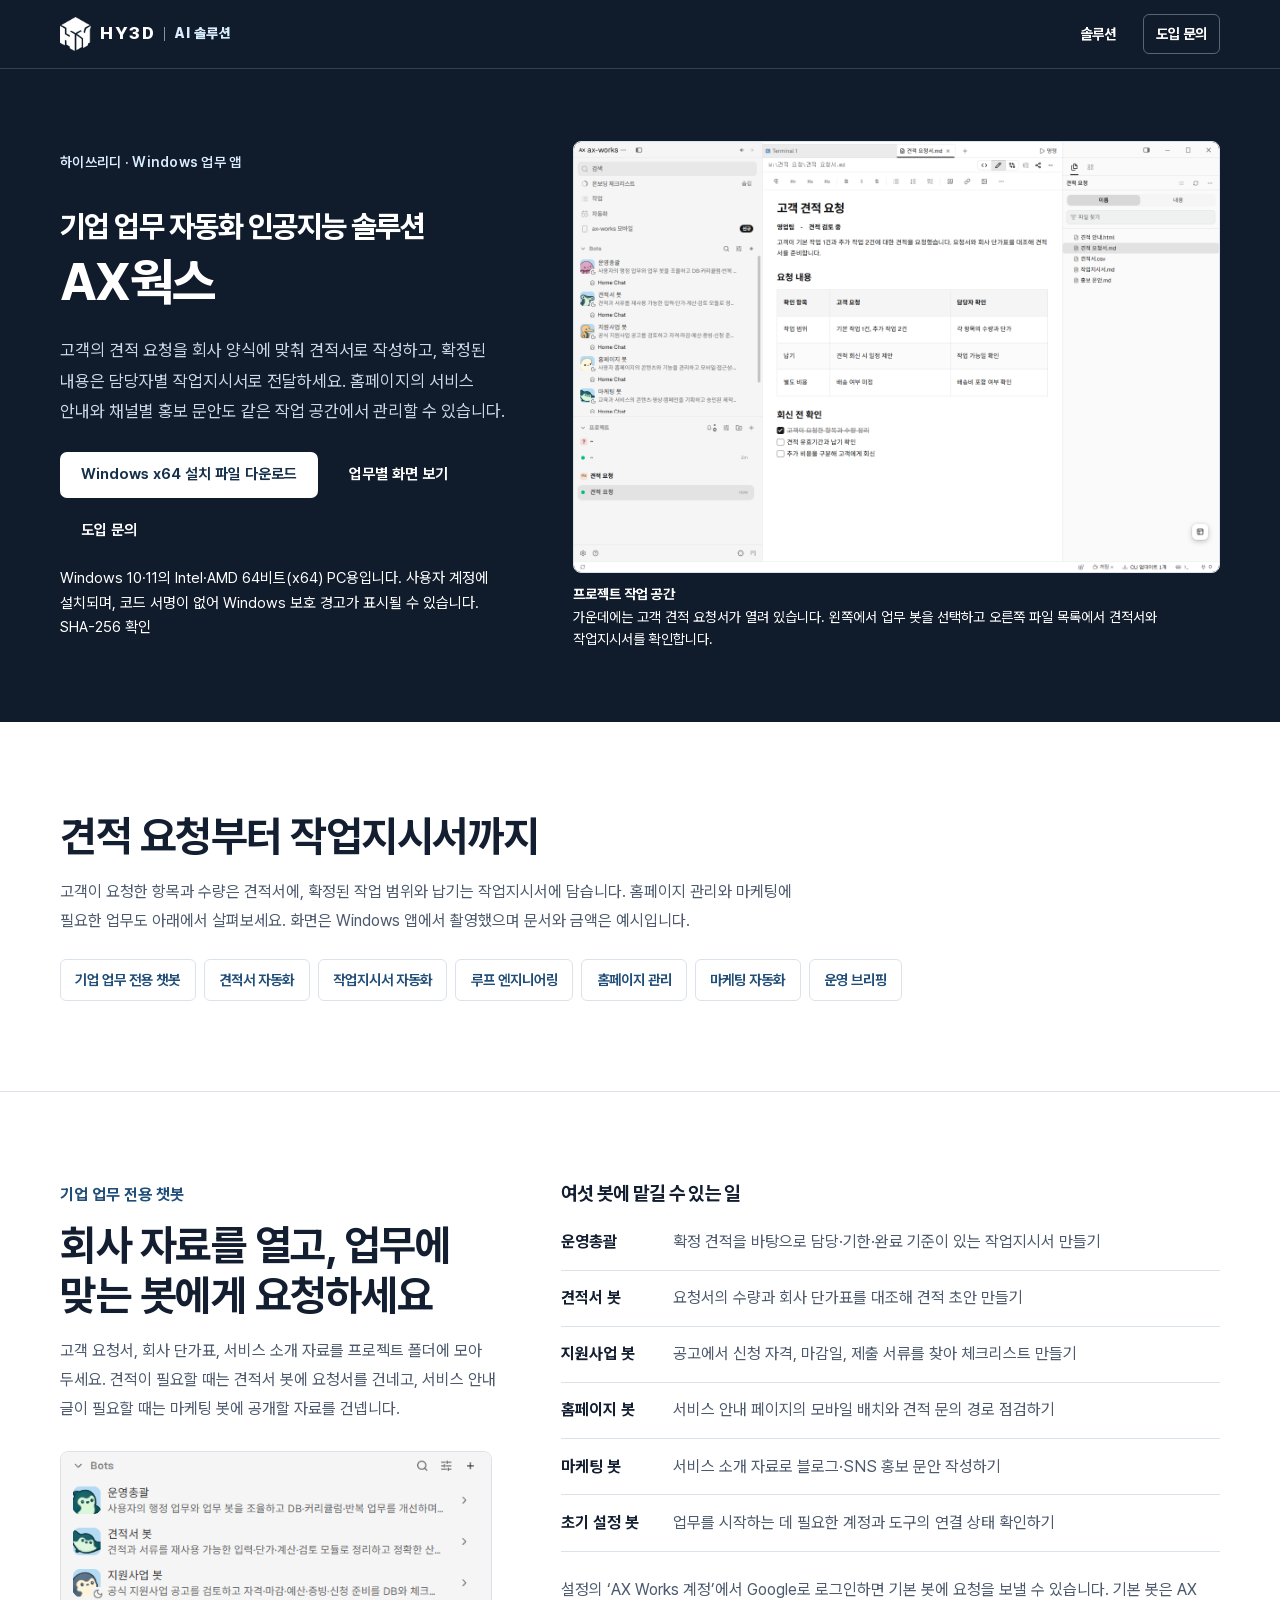
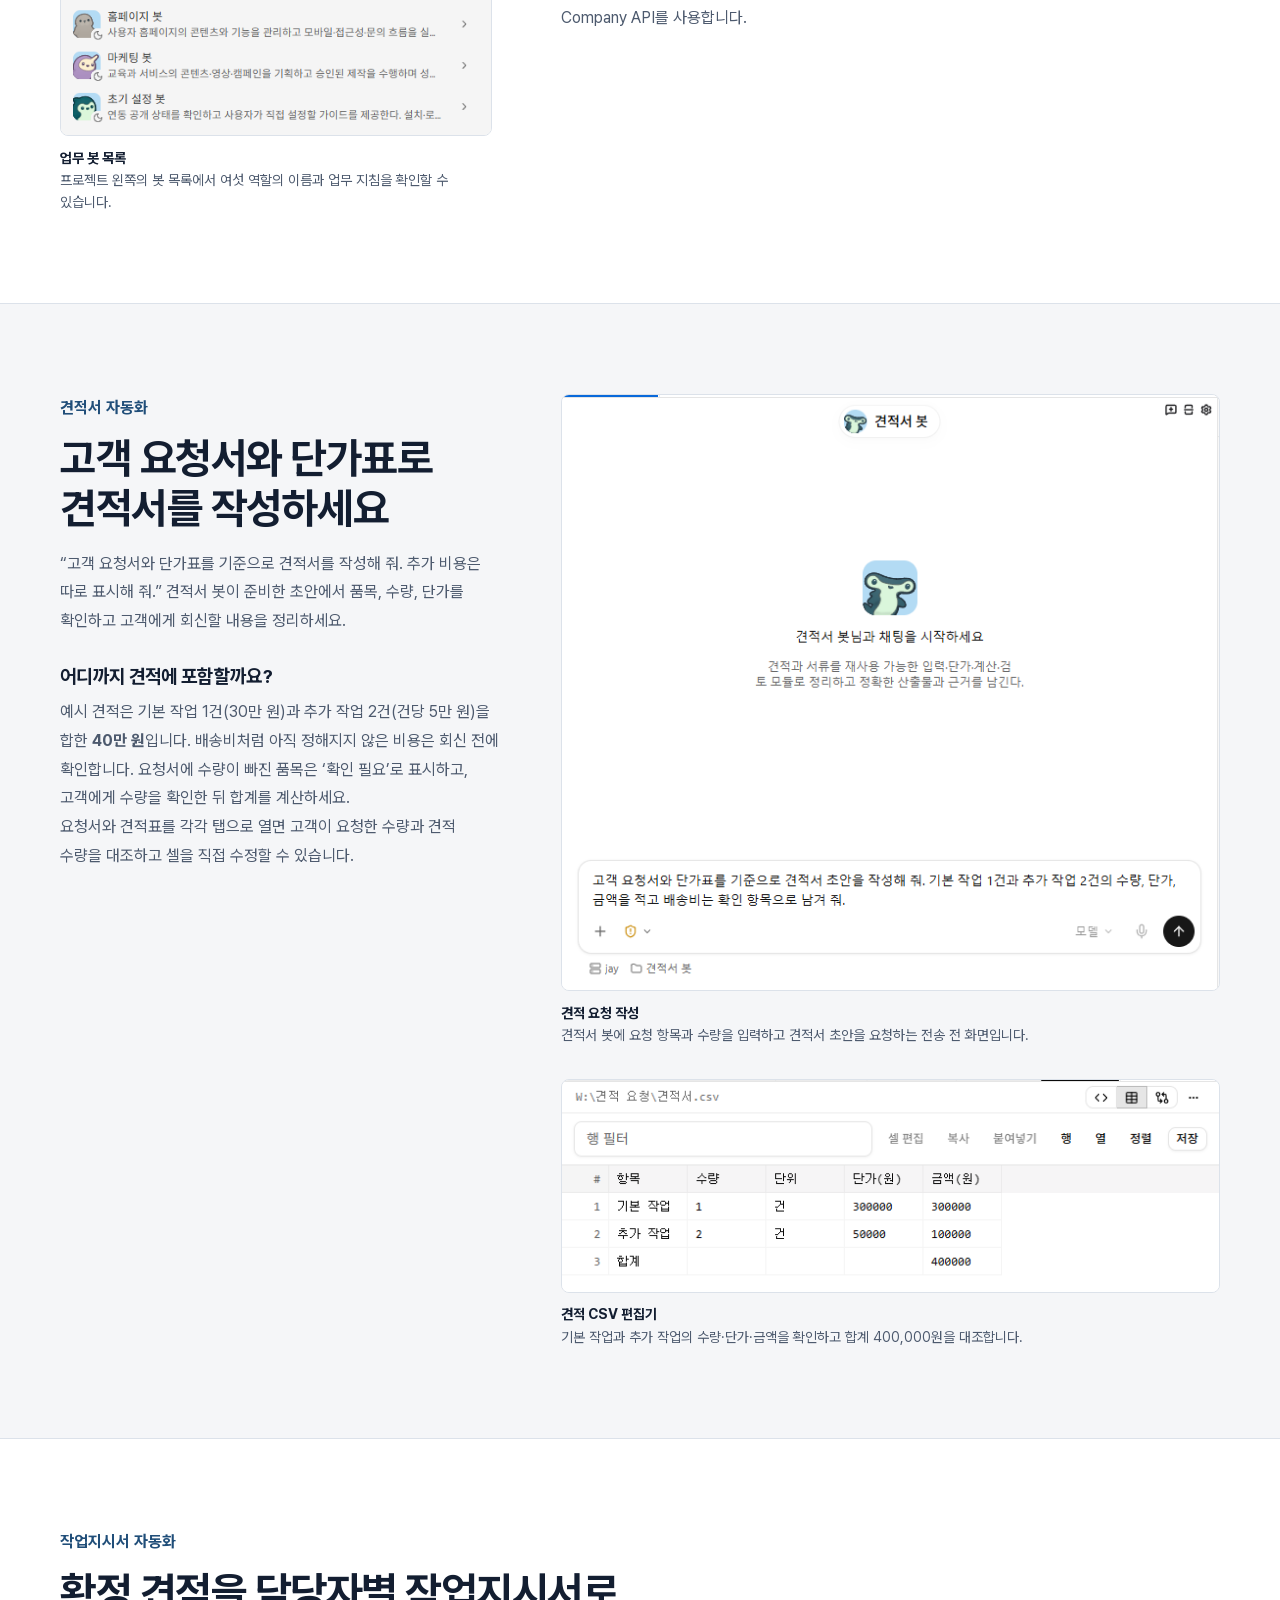
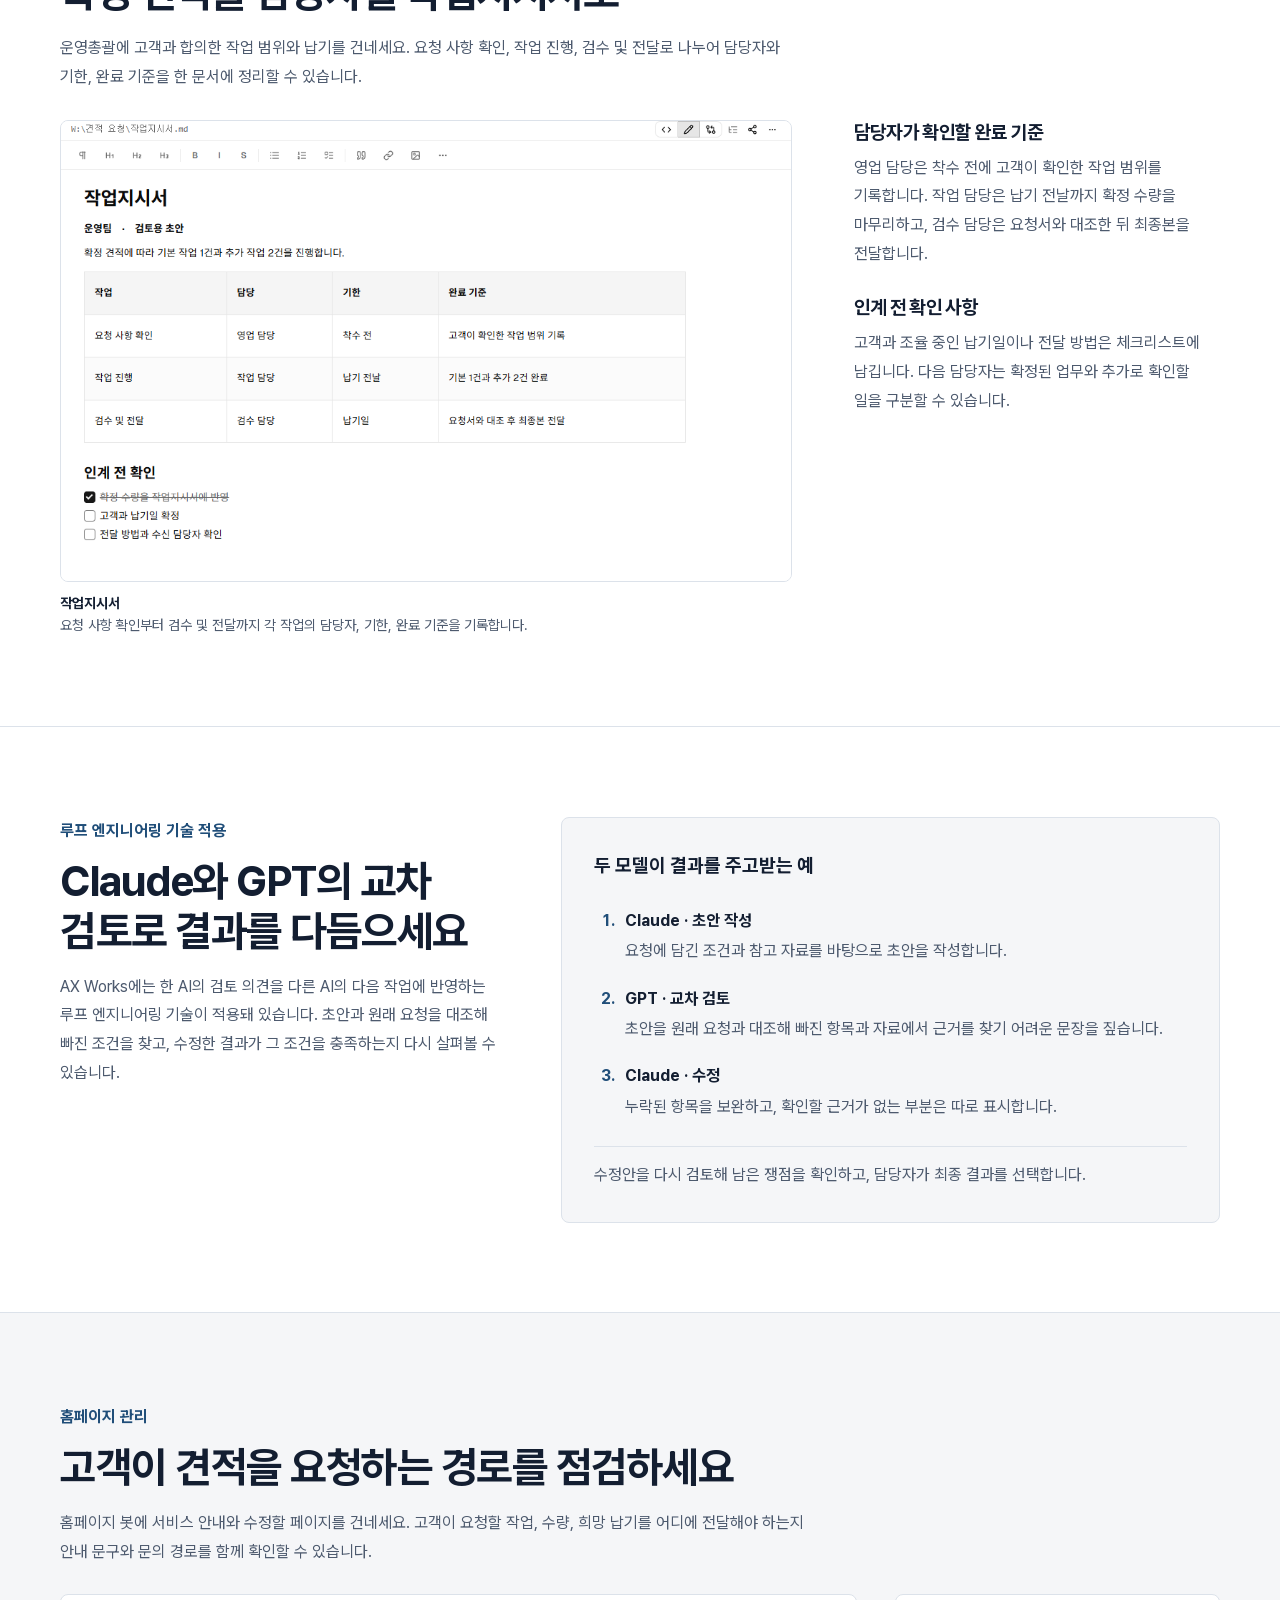
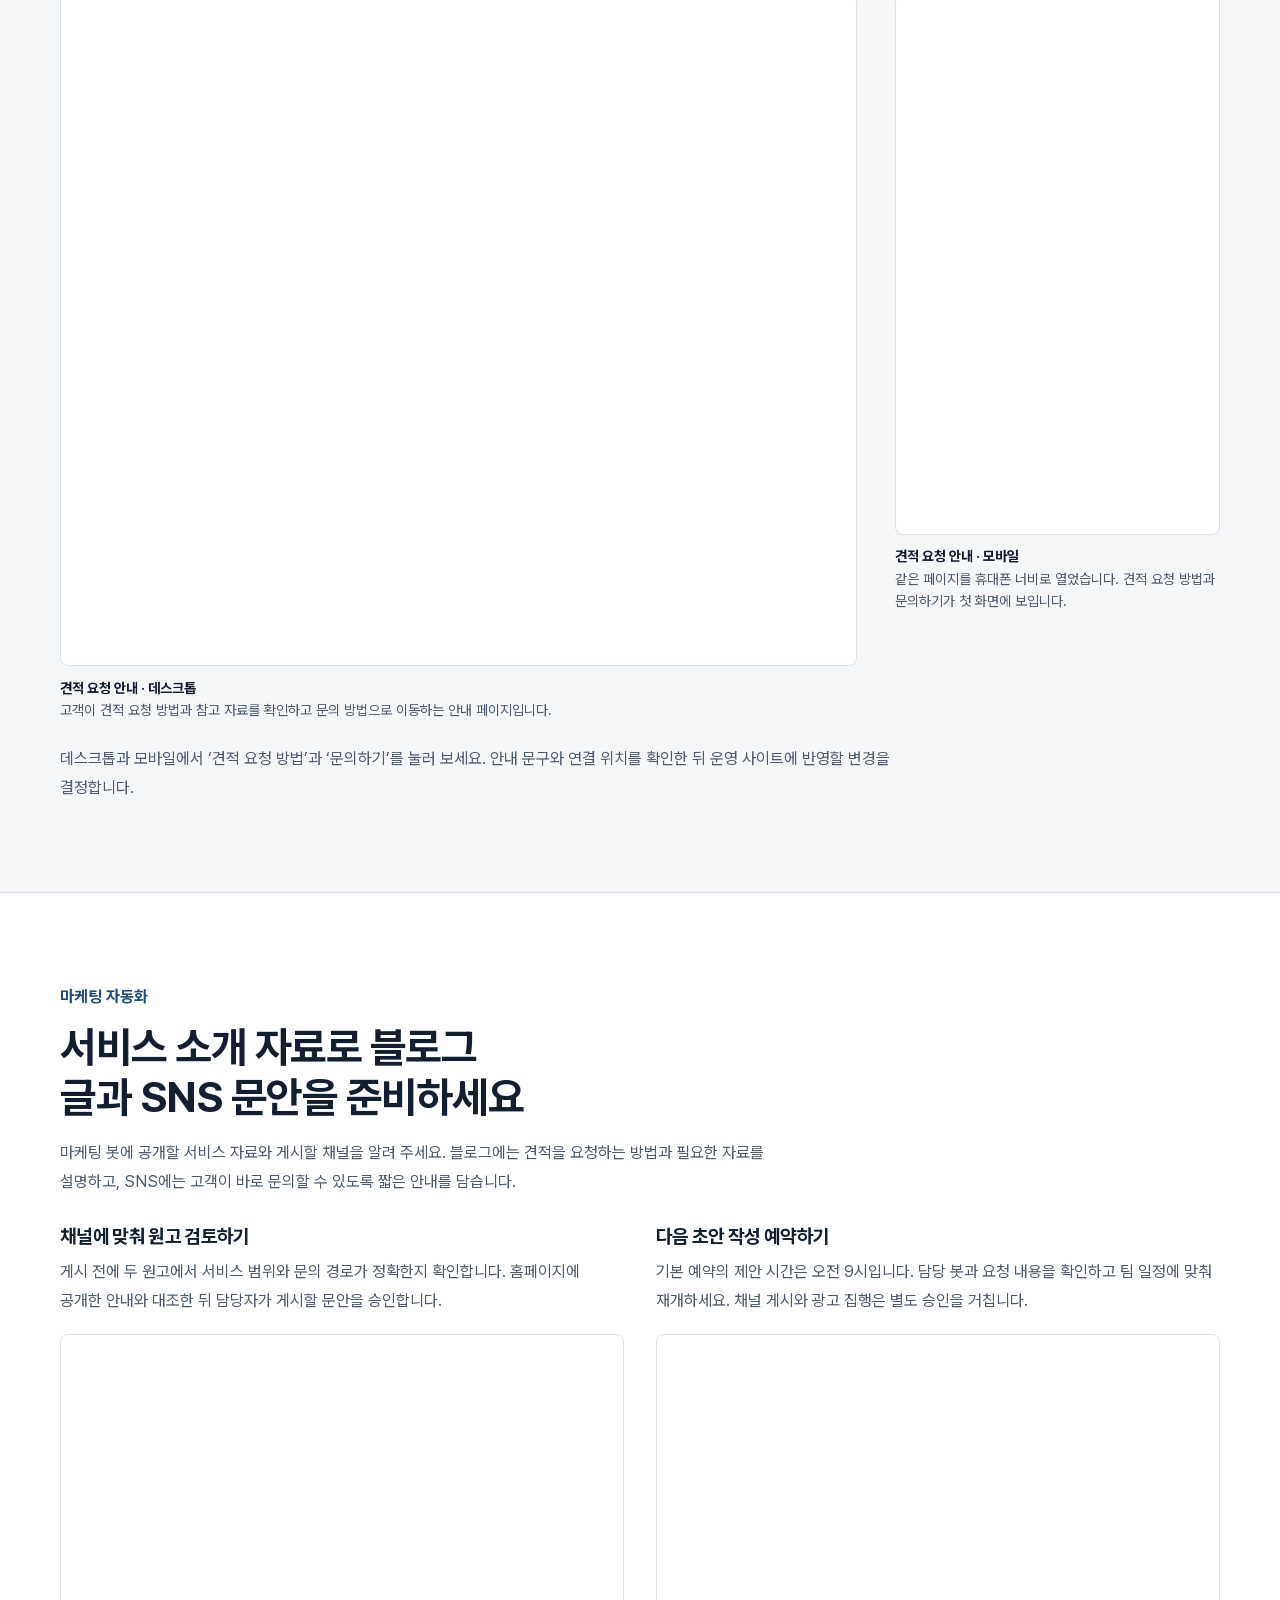
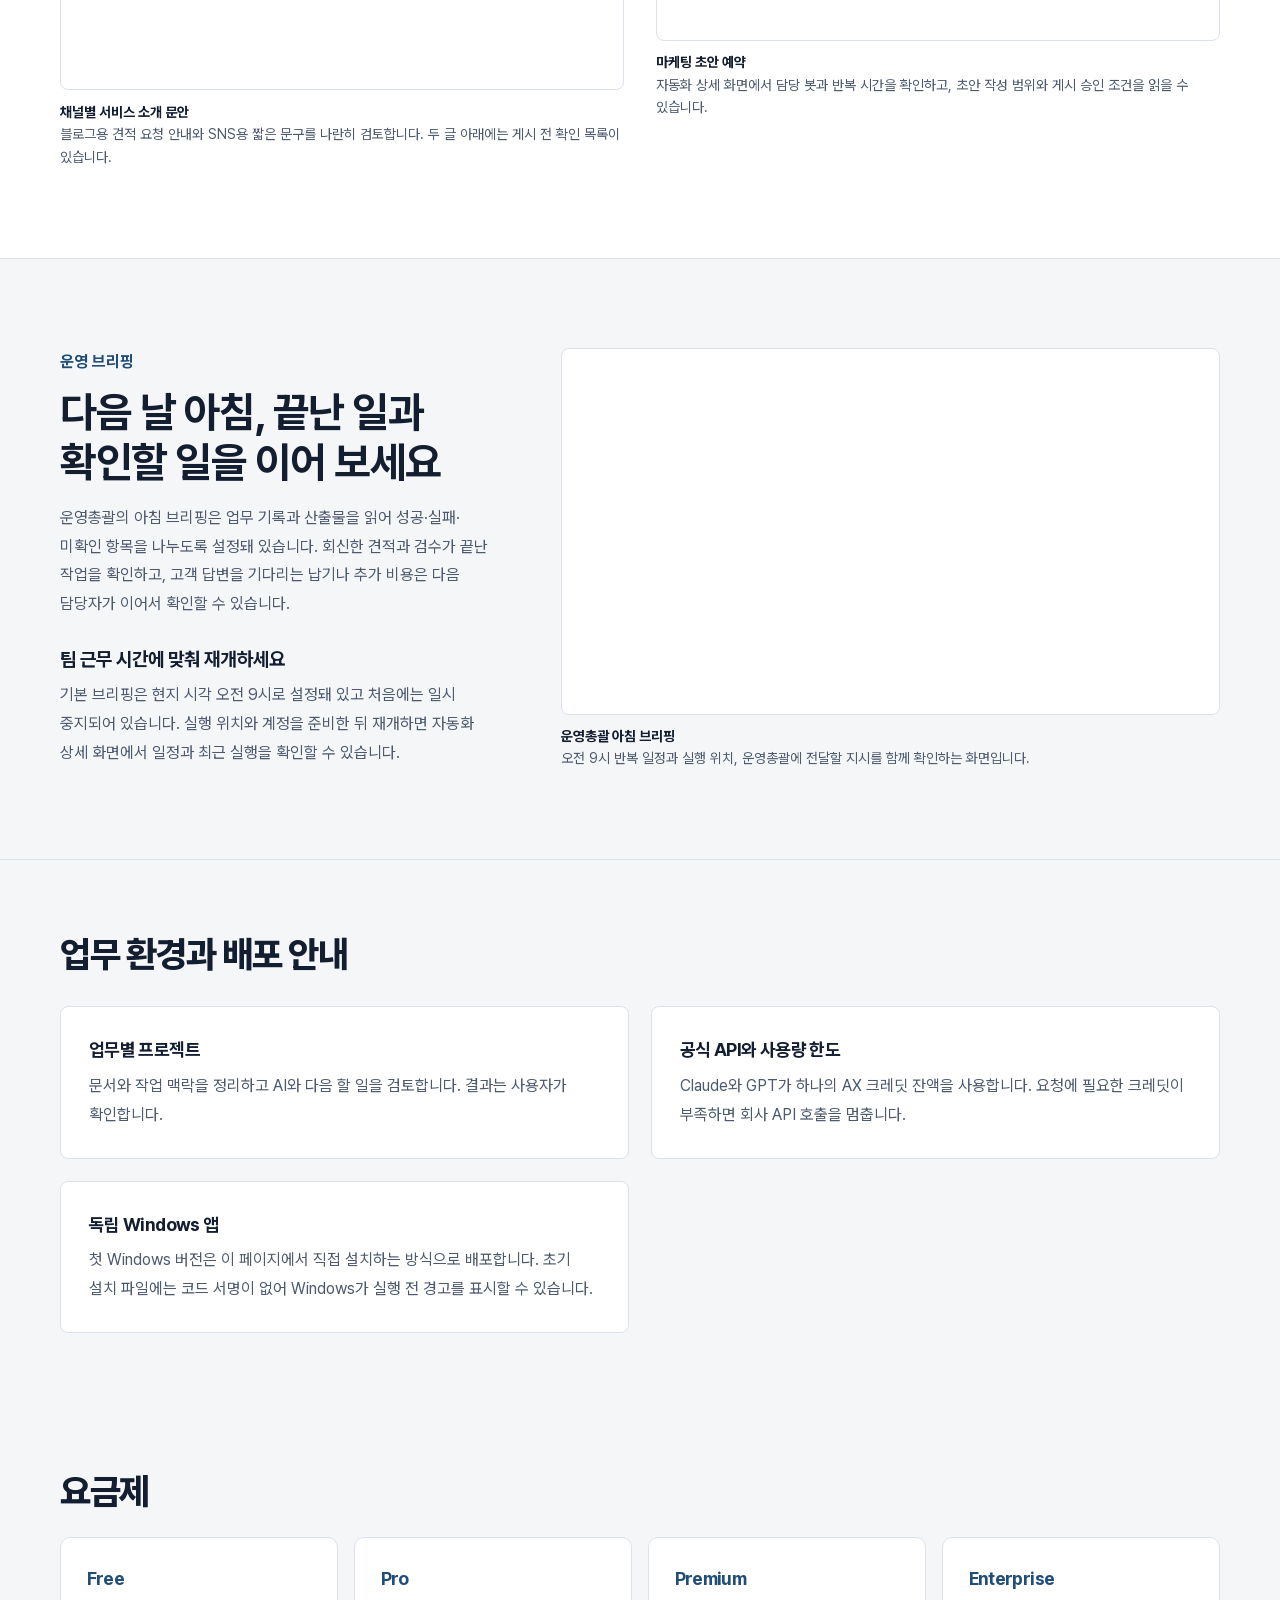
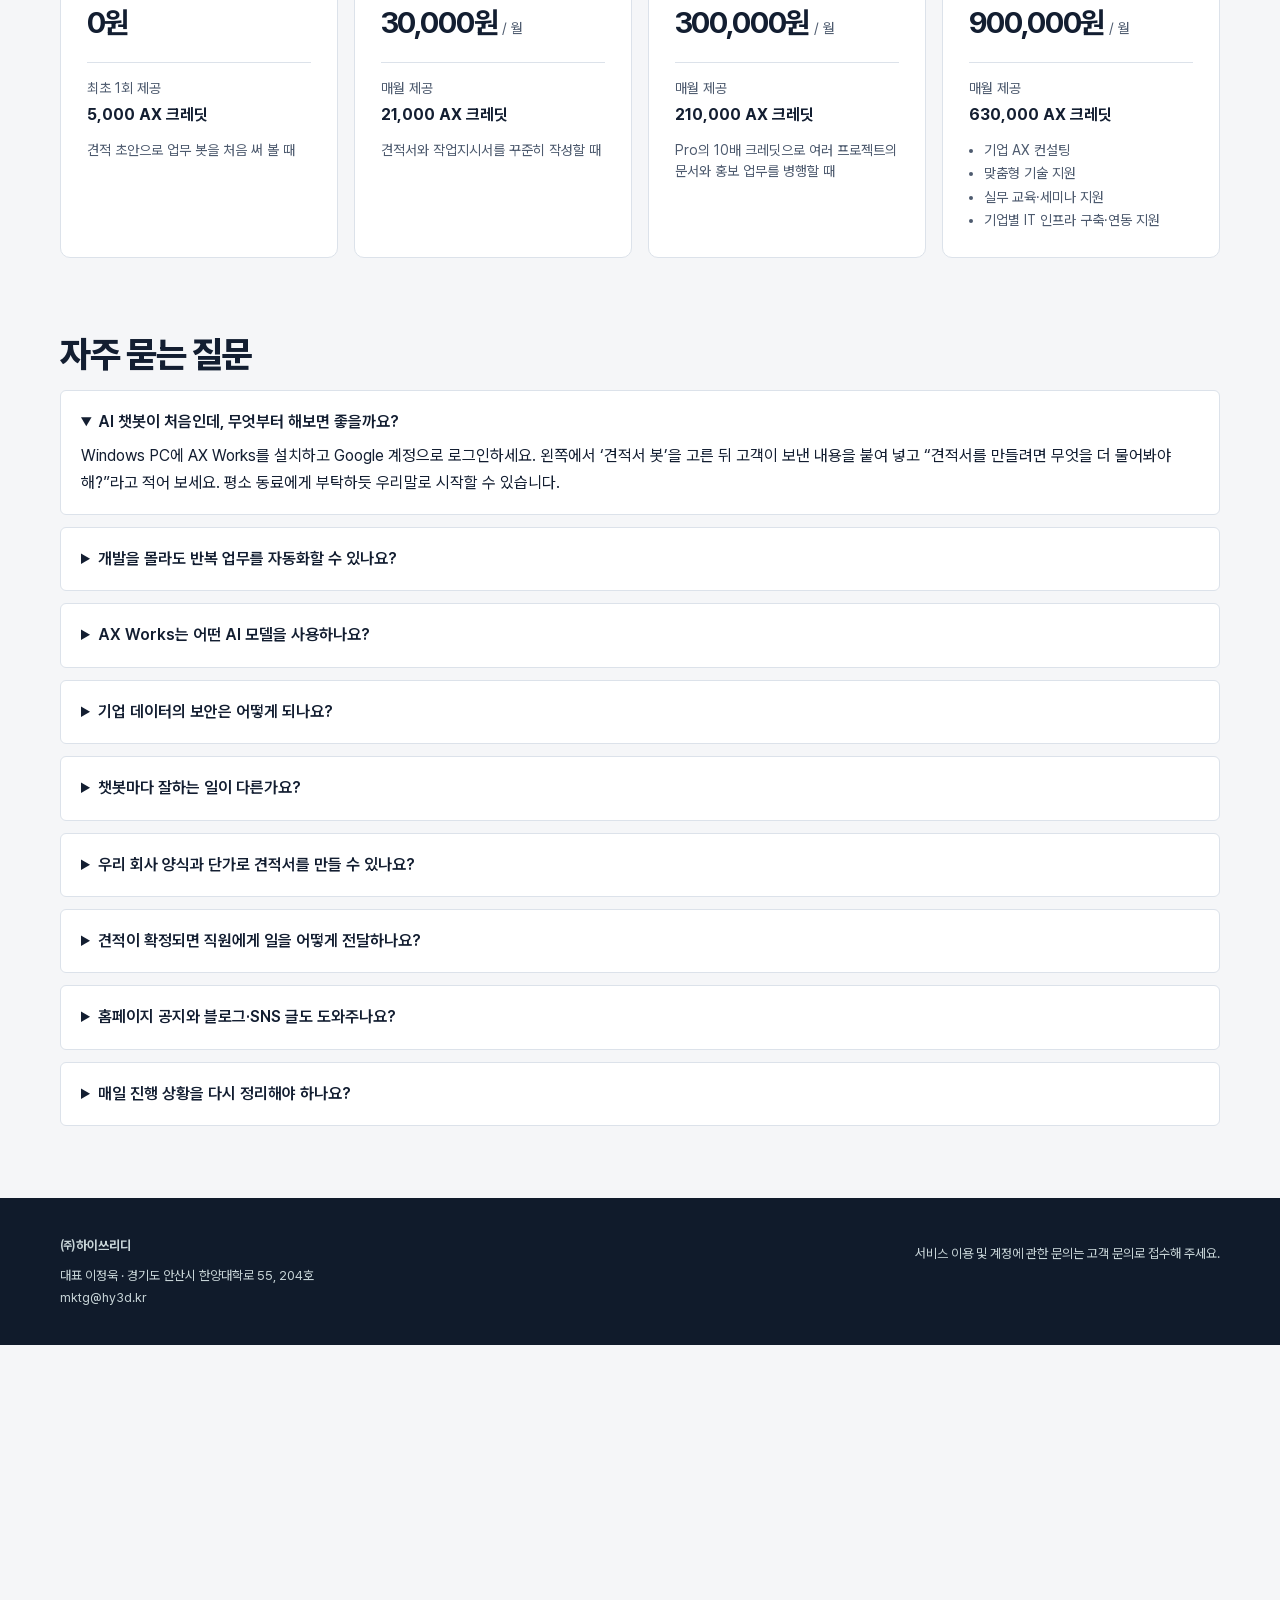
<file: ax-workspace/index.html>
<!doctype html>
<html lang="ko">
<head>
  <meta charset="utf-8">
  <meta name="viewport" content="width=device-width, initial-scale=1">
  <title>AX Works | 하이쓰리디 AI</title>
  <link rel="canonical" href="https://ax.hy3d.kr/ax-works/">
  <meta http-equiv="refresh" content="0; url=/ax-works/">
</head>
<body>
  <p><a href="/ax-works/">AX Works 제품 소개로 이동</a></p>
</body>
</html>
</file>
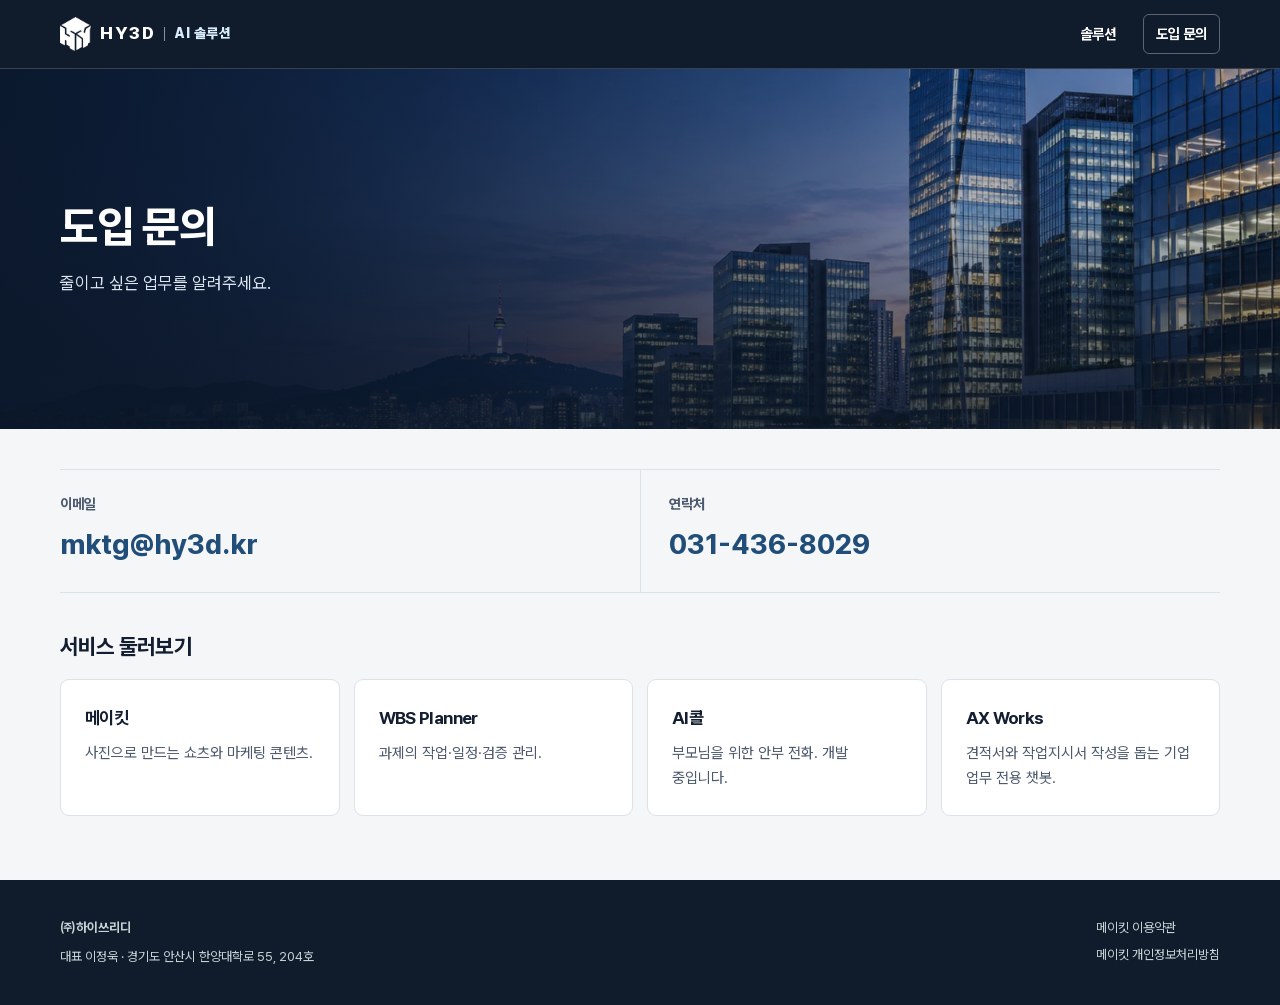
<file: contact/index.html>
<!doctype html><html lang="ko"><head><meta charset="utf-8"><meta name="viewport" content="width=device-width,initial-scale=1"><title>도입 문의 | 하이쓰리디 AI</title><meta name="description" content="하이쓰리디 AI 솔루션의 도입, 유료 구독, 출시 관련 문의를 안내합니다."><link rel="stylesheet" href="/style.css?v=7"><link rel="canonical" href="https://ax.hy3d.kr/contact/"><link rel="stylesheet" href="/contact.css?v=2">
<link rel="stylesheet" href="/refinements.css?v=2"><meta property="og:type" content="website"><meta property="og:site_name" content="HY3D AI"><meta property="og:locale" content="ko_KR"><meta property="og:title" content="도입 문의 | 하이쓰리디 AI"><meta property="og:description" content="하이쓰리디 AI 솔루션의 도입, 유료 구독, 출시 관련 문의를 안내합니다."><meta property="og:url" content="https://ax.hy3d.kr/contact/"><meta property="og:image" content="https://ax.hy3d.kr/assets/ax-ai-share.png"><meta property="og:image:width" content="1734"><meta property="og:image:height" content="907"><meta property="og:image:alt" content="도입 문의 | 하이쓰리디 AI"><meta name="twitter:card" content="summary_large_image"><meta name="twitter:title" content="도입 문의 | 하이쓰리디 AI"><meta name="twitter:description" content="하이쓰리디 AI 솔루션의 도입, 유료 구독, 출시 관련 문의를 안내합니다."><meta name="twitter:image" content="https://ax.hy3d.kr/assets/ax-ai-share.png"></head><body><a class="skip" href="#main">본문으로 이동</a><header class="bar"><div class="wrap nav"><a class="brand" href="/" aria-label="하이쓰리디 AI 솔루션 홈"><img src="/assets/hy3d-mark.png" width="31" height="35" alt=""><strong>HY3D</strong><small>AI 솔루션</small></a><nav aria-label="주 메뉴"><a href="/#solutions">솔루션</a><a href="/contact/" aria-current="page">도입 문의</a></nav></div></header><main id="main"><section class="contact-hero"><img src="/assets/ax-city.webp" width="1600" height="900" alt="" fetchpriority="high"><div class="wrap contact-hero-inner"><h1>도입 문의</h1><p class="contact-intro">줄이고 싶은 업무를 알려주세요.</p></div></section><section class="wrap section contact" aria-label="연락처"><div class="contact-details"><dl><div><dt>이메일</dt><dd><a href="mailto:mktg@hy3d.kr">mktg@hy3d.kr</a></dd></div><div><dt>연락처</dt><dd><a href="tel:0314368029">031-436-8029</a></dd></div></dl></div></section>
<section class="wrap contact-solutions" aria-labelledby="contact-solutions-title">
<h2 id="contact-solutions-title">서비스 둘러보기</h2>
<div class="contact-solution-grid">
<a href="/makit/"><h3>메이킷</h3><p>사진으로 만드는 쇼츠와 마케팅 콘텐츠.</p></a>
<a href="/wbs/"><h3>WBS Planner</h3><p>과제의 작업·일정·검증 관리.</p></a>
<a href="/ai-call/"><h3>AI콜</h3><p>부모님을 위한 안부 전화. 개발 중입니다.</p></a>
<a href="/ax-works/"><h3>AX Works</h3><p>견적서와 작업지시서 작성을 돕는 기업 업무 전용 챗봇.</p></a>
</div></section>
</main><footer><div class="wrap foot"><div><strong>㈜하이쓰리디</strong><p>대표 이정욱 · 경기도 안산시 한양대학로 55, 204호</p></div><div><a href="https://hy3d-ai.kr/terms_of_use/">메이킷 이용약관</a><a href="https://hy3d-ai.kr/privacy_policy/">메이킷 개인정보처리방침</a></div></div></footer></body></html>
</file>
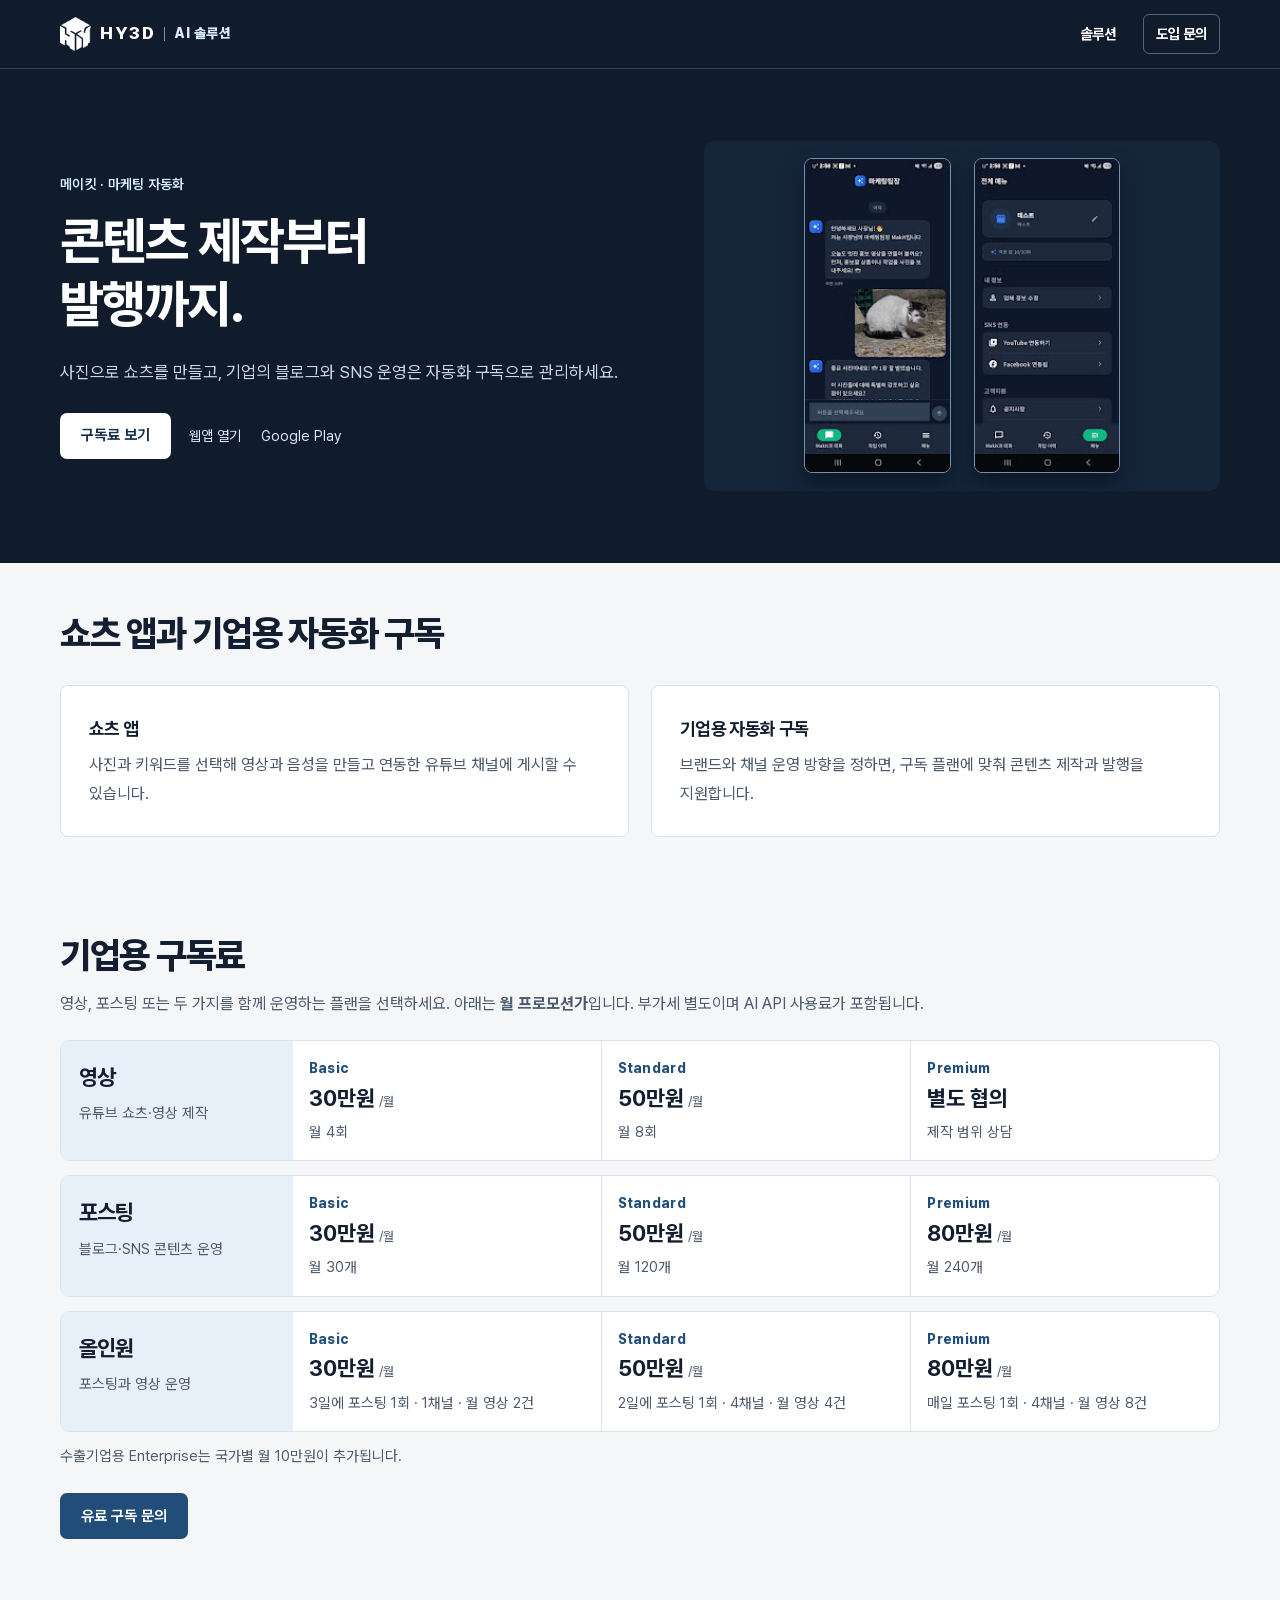
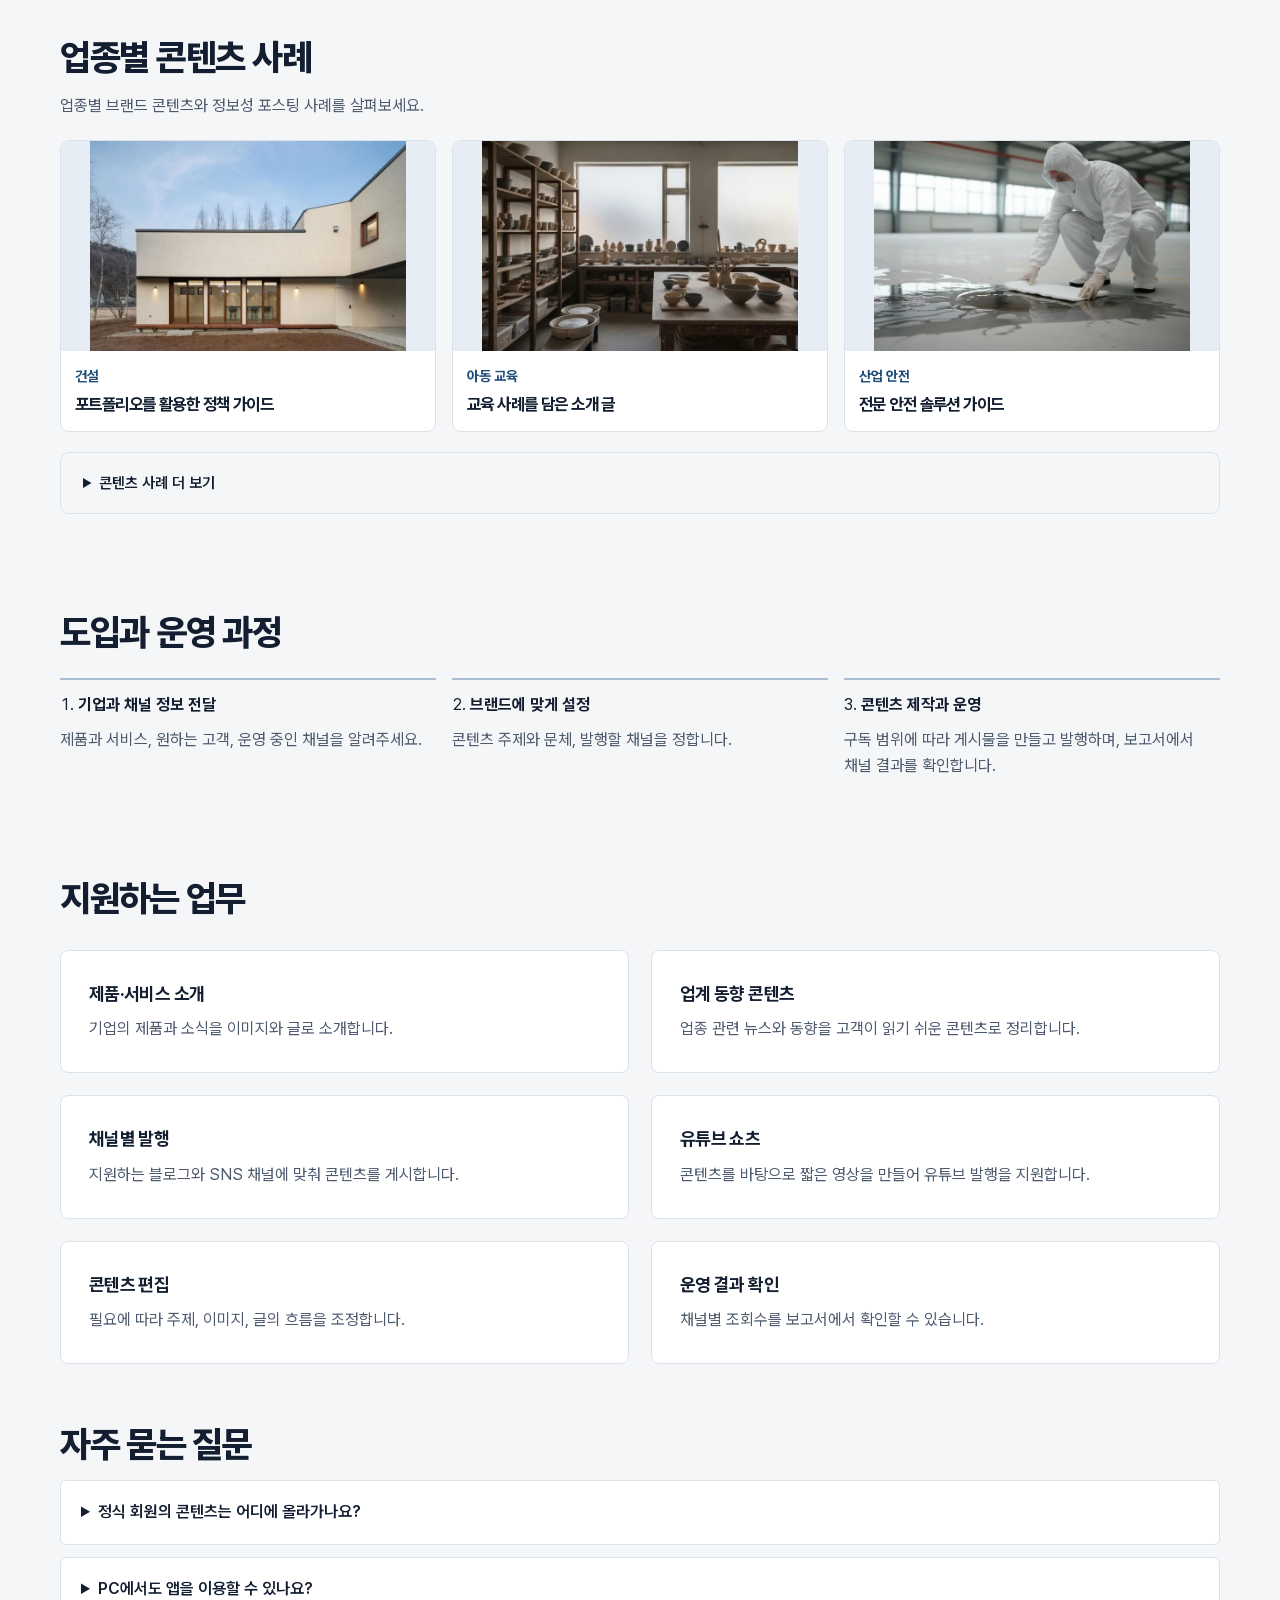
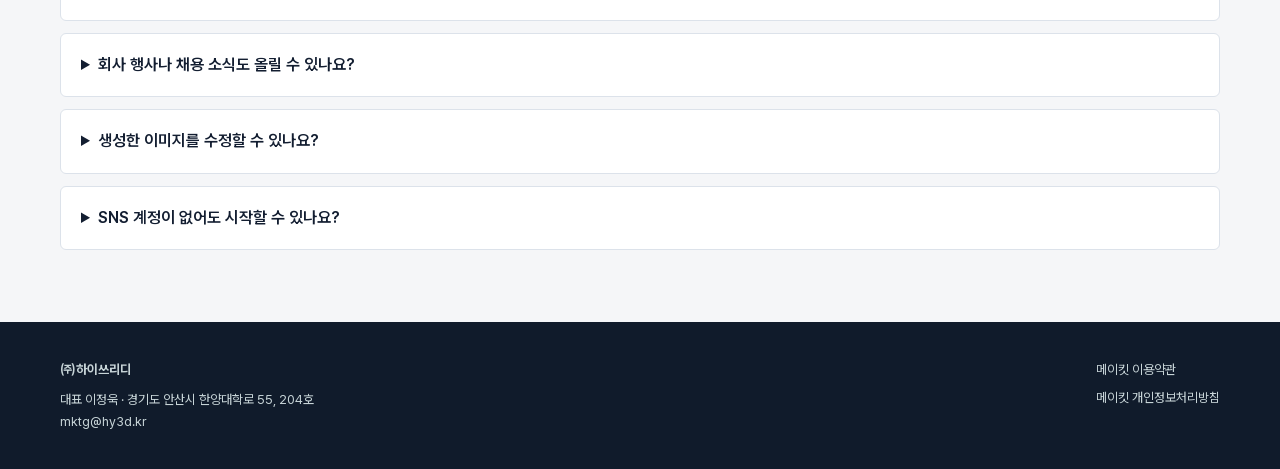
<file: makit/index.html>
<!doctype html><html lang="ko"><head><meta charset="utf-8"><meta name="viewport" content="width=device-width,initial-scale=1"><title>메이킷 | 하이쓰리디 AI</title><meta name="description" content="기업의 블로그·SNS 운영을 돕는 자동화 구독과, 사진으로 유튜브 쇼츠를 만드는 메이킷 앱을 제공합니다."><link rel="stylesheet" href="/style.css?v=8"><script type="application/ld+json">[{"@context":"https://schema.org","@type":"Product","name":"메이킷","description":"기업의 블로그·SNS 운영을 돕는 자동화 구독과, 사진으로 유튜브 쇼츠를 만드는 메이킷 앱을 제공합니다.","brand":{"@type":"Brand","name":"하이쓰리디"}},{"@context":"https://schema.org","@type":"FAQPage","mainEntity":[{"@type":"Question","name":"정식 회원의 콘텐츠는 어디에 올라가나요?","acceptedAnswer":{"@type":"Answer","text":"정식 회원은 연동한 본인 채널에 콘텐츠를 게시할 수 있습니다."}},{"@type":"Question","name":"PC에서도 앱을 이용할 수 있나요?","acceptedAnswer":{"@type":"Answer","text":"웹앱을 통해 PC에서 이용할 수 있으며, 안드로이드 앱도 제공합니다."}},{"@type":"Question","name":"회사 행사나 채용 소식도 올릴 수 있나요?","acceptedAnswer":{"@type":"Answer","text":"행사, 채용, 보도자료처럼 수시로 생기는 기업 소식도 제작·발행할 수 있습니다."}},{"@type":"Question","name":"생성한 이미지를 수정할 수 있나요?","acceptedAnswer":{"@type":"Answer","text":"수정을 원하는 기업은 상담 시 편집 기능을 요청할 수 있습니다."}},{"@type":"Question","name":"SNS 계정이 없어도 시작할 수 있나요?","acceptedAnswer":{"@type":"Answer","text":"계정 개설 지원을 요청할 수 있습니다. 지원 범위는 각 플랫폼 정책에 따라 달라집니다."}}]}]</script><link rel="canonical" href="https://ax.hy3d.kr/makit/"><link rel="stylesheet" href="/refinements.css?v=2"><meta property="og:type" content="website"><meta property="og:site_name" content="HY3D AI"><meta property="og:locale" content="ko_KR"><meta property="og:title" content="메이킷 | 하이쓰리디 AI"><meta property="og:description" content="기업의 블로그·SNS 운영을 돕는 자동화 구독과, 사진으로 유튜브 쇼츠를 만드는 메이킷 앱을 제공합니다."><meta property="og:url" content="https://ax.hy3d.kr/makit/"><meta property="og:image" content="https://ax.hy3d.kr/assets/hy3d-makit-photo.webp"><meta property="og:image:width" content="1600"><meta property="og:image:height" content="900"><meta property="og:image:alt" content="메이킷 | 하이쓰리디 AI"><meta name="twitter:card" content="summary_large_image"><meta name="twitter:title" content="메이킷 | 하이쓰리디 AI"><meta name="twitter:description" content="기업의 블로그·SNS 운영을 돕는 자동화 구독과, 사진으로 유튜브 쇼츠를 만드는 메이킷 앱을 제공합니다."><meta name="twitter:image" content="https://ax.hy3d.kr/assets/hy3d-makit-photo.webp"></head><body><a class="skip" href="#main">본문으로 이동</a><header class="bar"><div class="wrap nav"><a class="brand" href="/" aria-label="하이쓰리디 AI 솔루션 홈"><img src="/assets/hy3d-mark.png" width="31" height="35" alt=""><strong>HY3D</strong><small>AI 솔루션</small></a><nav aria-label="주 메뉴"><a href="/#solutions">솔루션</a><a href="/contact/">도입 문의</a></nav></div></header><main id="main"><section class="hero detail"><div class="wrap hero-inner"><div><p class="eyebrow">메이킷 · 마케팅 자동화</p><h1>콘텐츠 제작부터<br>발행까지.</h1><p class="lead">사진으로 쇼츠를 만들고, 기업의 블로그와 SNS 운영은 자동화 구독으로 관리하세요.</p><div class="actions"><a class="button primary" href="#pricing">구독료 보기</a><div class="app-links"><a href="https://makit-53ad3.web.app/">웹앱 열기</a><a href="https://play.google.com/store/apps/details?id=com.asomething.makit">Google Play</a></div></div></div><div class="art makit"><img src="/assets/makit-screen-2.jpg" width="137" height="296" alt="메이킷 앱의 콘텐츠 제작 화면"><img src="/assets/makit-screen-4.jpg" width="137" height="296" alt="메이킷 앱의 채널 연동 메뉴"></div></div></section><section class="wrap section detail-section"><h2>쇼츠 앱과 기업용 자동화 구독</h2><div class="feature-grid"><article><h3>쇼츠 앱</h3><p>사진과 키워드를 선택해 영상과 음성을 만들고 연동한 유튜브 채널에 게시할 수 있습니다.</p></article><article><h3>기업용 자동화 구독</h3><p>브랜드와 채널 운영 방향을 정하면, 구독 플랜에 맞춰 콘텐츠 제작과 발행을 지원합니다.</p></article></div></section><section class="wrap section detail-section pricing" id="pricing" aria-labelledby="pricing-title"><h2 id="pricing-title">기업용 구독료</h2><p class="section-intro">영상, 포스팅 또는 두 가지를 함께 운영하는 플랜을 선택하세요. 아래는 <strong>월 프로모션가</strong>입니다. 부가세 별도이며 AI API 사용료가 포함됩니다.</p><div class="pricing-plans"><article class="pricing-plan"><div class="pricing-plan-title"><h3>영상</h3><p>유튜브 쇼츠·영상 제작</p></div><dl><div><dt>Basic</dt><dd><strong>30만원</strong> <span>/월</span><p>월 4회</p></dd></div><div><dt>Standard</dt><dd><strong>50만원</strong> <span>/월</span><p>월 8회</p></dd></div><div><dt>Premium</dt><dd><strong>별도 협의</strong><p>제작 범위 상담</p></dd></div></dl></article><article class="pricing-plan"><div class="pricing-plan-title"><h3>포스팅</h3><p>블로그·SNS 콘텐츠 운영</p></div><dl><div><dt>Basic</dt><dd><strong>30만원</strong> <span>/월</span><p>월 30개</p></dd></div><div><dt>Standard</dt><dd><strong>50만원</strong> <span>/월</span><p>월 120개</p></dd></div><div><dt>Premium</dt><dd><strong>80만원</strong> <span>/월</span><p>월 240개</p></dd></div></dl></article><article class="pricing-plan"><div class="pricing-plan-title"><h3>올인원</h3><p>포스팅과 영상 운영</p></div><dl><div><dt>Basic</dt><dd><strong>30만원</strong> <span>/월</span><p>3일에 포스팅 1회 · 1채널 · 월 영상 2건</p></dd></div><div><dt>Standard</dt><dd><strong>50만원</strong> <span>/월</span><p>2일에 포스팅 1회 · 4채널 · 월 영상 4건</p></dd></div><div><dt>Premium</dt><dd><strong>80만원</strong> <span>/월</span><p>매일 포스팅 1회 · 4채널 · 월 영상 8건</p></dd></div></dl></article></div><p class="pricing-note">수출기업용 Enterprise는 국가별 월 10만원이 추가됩니다.</p><div class="actions"><a class="button primary" href="/contact/">유료 구독 문의</a></div></section><section class="wrap section detail-section" id="examples"><h2>업종별 콘텐츠 사례</h2><p class="section-intro">업종별 브랜드 콘텐츠와 정보성 포스팅 사례를 살펴보세요.</p><div class="case-grid"><a class="case-card" href="https://hy3d-ai.kr/2026/02/10/%ec%a2%85%ed%95%a9-%ea%b1%b4%ec%84%a4-%ed%8f%ac%ed%8a%b8%ed%8f%b4%eb%a6%ac%ec%98%a4-%ea%b8%b0%eb%b0%98-%ec%a0%95%ec%b1%85-%ea%b0%80%ec%9d%b4%eb%93%9c/"><img src="/assets/makit-case-construction.webp" alt="" loading="lazy"><div><p>건설</p><h3>포트폴리오를 활용한 정책 가이드</h3></div></a><a class="case-card" href="https://hy3d-ai.kr/2026/02/10/%ec%95%84%eb%8f%99-%ea%b5%90%ec%9c%a1-%ec%82%ac%eb%a1%80-%ea%b8%b0%eb%b0%98%ec%9d%98-%ea%b0%80%ec%b9%98-%ec%a0%9c%ec%95%88-%ec%bd%98%ed%85%90%ec%b8%a0/"><img src="/assets/makit-case-education.webp" alt="" loading="lazy"><div><p>아동 교육</p><h3>교육 사례를 담은 소개 글</h3></div></a><a class="case-card" href="https://hy3d-ai.kr/2026/02/10/%ec%82%b0%ec%97%85-%ec%95%88%ec%a0%84-%ec%a0%84%eb%ac%b8-%ec%86%94%eb%a3%a8%ec%85%98-%ea%b0%80%ec%9d%b4%eb%93%9c%ed%98%95-%ed%8f%ac%ec%8a%a4%ed%8c%85/"><img src="/assets/makit-case-safety.webp" alt="" loading="lazy"><div><p>산업 안전</p><h3>전문 안전 솔루션 가이드</h3></div></a></div><details class="case-more"><summary>콘텐츠 사례 더 보기</summary><div class="case-grid"><a class="case-card" href="https://hy3d-ai.kr/2026/02/10/%ec%a0%9c%ec%a1%b0-%ec%9e%a5%eb%b9%84-%ec%82%b0%ec%97%85-%ea%b8%b0%ec%88%a0-%ec%86%94%eb%a3%a8%ec%85%98-%ec%a0%9c%ec%95%88%ed%98%95/"><img src="/assets/makit-case-equipment.webp" alt="" loading="lazy"><div><p>제조 장비</p><h3>산업 장비의 기술 제안</h3></div></a><a class="case-card" href="https://hy3d-ai.kr/2026/02/10/%ec%97%90%eb%93%80%ed%85%8c%ed%81%ac-%ea%b5%90%ec%9c%a1-%ec%82%ac%eb%a1%80-%eb%a6%ac%ed%8f%ac%ed%8a%b8-%ec%bd%98%ed%85%90%ec%b8%a0/"><img src="/assets/makit-case-edtech.webp" alt="" loading="lazy"><div><p>에듀테크</p><h3>교육 사례 리포트</h3></div></a><a class="case-card" href="https://hy3d-ai.kr/2026/02/10/%eb%a1%9c%ec%bb%ac-%ec%b9%b4%ed%8e%98-%ed%8d%bc%ec%8a%a4%eb%84%90-%eb%b8%8c%eb%9e%9c%eb%94%a9-%ec%bd%98%ed%85%90%ec%b8%a0/"><img src="/assets/makit-case-cafe.webp" alt="" loading="lazy"><div><p>로컬 카페</p><h3>매장 개성을 담은 브랜딩 콘텐츠</h3></div></a><a class="case-card" href="https://hy3d-ai.kr/2026/02/10/%eb%b7%b0%ed%8b%b0-%ec%9c%a0%ed%86%b5-%ea%b8%b0%ec%97%85-%ed%99%8d%eb%b3%b4%ed%98%95-%eb%b8%94%eb%a1%9c%ea%b7%b8-%ed%8f%ac%ec%8a%a4%ed%8c%85/"><img src="/assets/makit-case-beauty.webp" alt="" loading="lazy"><div><p>뷰티 유통</p><h3>기업 소개 블로그 콘텐츠</h3></div></a><a class="case-card" href="https://hy3d-ai.kr/2026/02/10/%ed%95%b4%ec%99%b8%ec%97%ac%ed%96%89-%ec%9e%a0%ec%9e%ac%ea%b3%a0%ea%b0%9d-%eb%a7%9e%ec%b6%a4%ed%98%95-%ec%8a%a4%ed%86%a0%eb%a6%ac%ed%85%94%eb%a7%81/"><img src="/assets/makit-case-travel.webp" alt="" loading="lazy"><div><p>해외여행</p><h3>여행 고객을 위한 스토리텔링</h3></div></a><a class="case-card" href="https://hy3d-ai.kr/2026/02/10/%ec%bd%94%ec%8a%a4%eb%a9%94%ec%8a%88%ed%8b%b0%ec%bb%ac-%ec%a0%9c%ed%92%88-%ed%99%8d%eb%b3%b4%eb%a5%bc-%ec%9c%84%ed%95%9c-%eb%b8%8c%eb%9e%9c%eb%94%94%eb%93%9c-%ec%bd%98%ed%85%90%ec%b8%a0/"><img src="/assets/makit-case-cosmetic.webp" alt="" loading="lazy"><div><p>코스메슈티컬</p><h3>제품 홍보 콘텐츠</h3></div></a></div></details></section><section class="wrap section detail-section"><h2>도입과 운영 과정</h2><ol class="process-list"><li><strong>기업과 채널 정보 전달</strong><p>제품과 서비스, 원하는 고객, 운영 중인 채널을 알려주세요.</p></li><li><strong>브랜드에 맞게 설정</strong><p>콘텐츠 주제와 문체, 발행할 채널을 정합니다.</p></li><li><strong>콘텐츠 제작과 운영</strong><p>구독 범위에 따라 게시물을 만들고 발행하며, 보고서에서 채널 결과를 확인합니다.</p></li></ol></section><section class="wrap section detail-section"><h2>지원하는 업무</h2><div class="feature-grid"><article><h3>제품·서비스 소개</h3><p>기업의 제품과 소식을 이미지와 글로 소개합니다.</p></article><article><h3>업계 동향 콘텐츠</h3><p>업종 관련 뉴스와 동향을 고객이 읽기 쉬운 콘텐츠로 정리합니다.</p></article><article><h3>채널별 발행</h3><p>지원하는 블로그와 SNS 채널에 맞춰 콘텐츠를 게시합니다.</p></article><article><h3>유튜브 쇼츠</h3><p>콘텐츠를 바탕으로 짧은 영상을 만들어 유튜브 발행을 지원합니다.</p></article><article><h3>콘텐츠 편집</h3><p>필요에 따라 주제, 이미지, 글의 흐름을 조정합니다.</p></article><article><h3>운영 결과 확인</h3><p>채널별 조회수를 보고서에서 확인할 수 있습니다.</p></article></div></section><section class="wrap section faq"><h2>자주 묻는 질문</h2><details><summary>정식 회원의 콘텐츠는 어디에 올라가나요?</summary><p>정식 회원은 연동한 본인 채널에 콘텐츠를 게시할 수 있습니다.</p></details><details><summary>PC에서도 앱을 이용할 수 있나요?</summary><p>웹앱을 통해 PC에서 이용할 수 있으며, 안드로이드 앱도 제공합니다.</p></details><details><summary>회사 행사나 채용 소식도 올릴 수 있나요?</summary><p>행사, 채용, 보도자료처럼 수시로 생기는 기업 소식도 제작·발행할 수 있습니다.</p></details><details><summary>생성한 이미지를 수정할 수 있나요?</summary><p>수정을 원하는 기업은 상담 시 편집 기능을 요청할 수 있습니다.</p></details><details><summary>SNS 계정이 없어도 시작할 수 있나요?</summary><p>계정 개설 지원을 요청할 수 있습니다. 지원 범위는 각 플랫폼 정책에 따라 달라집니다.</p></details></section></main><footer><div class="wrap foot"><div><strong>㈜하이쓰리디</strong><p>대표 이정욱 · 경기도 안산시 한양대학로 55, 204호</p><a href="mailto:mktg@hy3d.kr">mktg@hy3d.kr</a></div><div><a href="https://hy3d-ai.kr/terms_of_use/">메이킷 이용약관</a><a href="https://hy3d-ai.kr/privacy_policy/">메이킷 개인정보처리방침</a></div></div></footer></body></html>
</file>
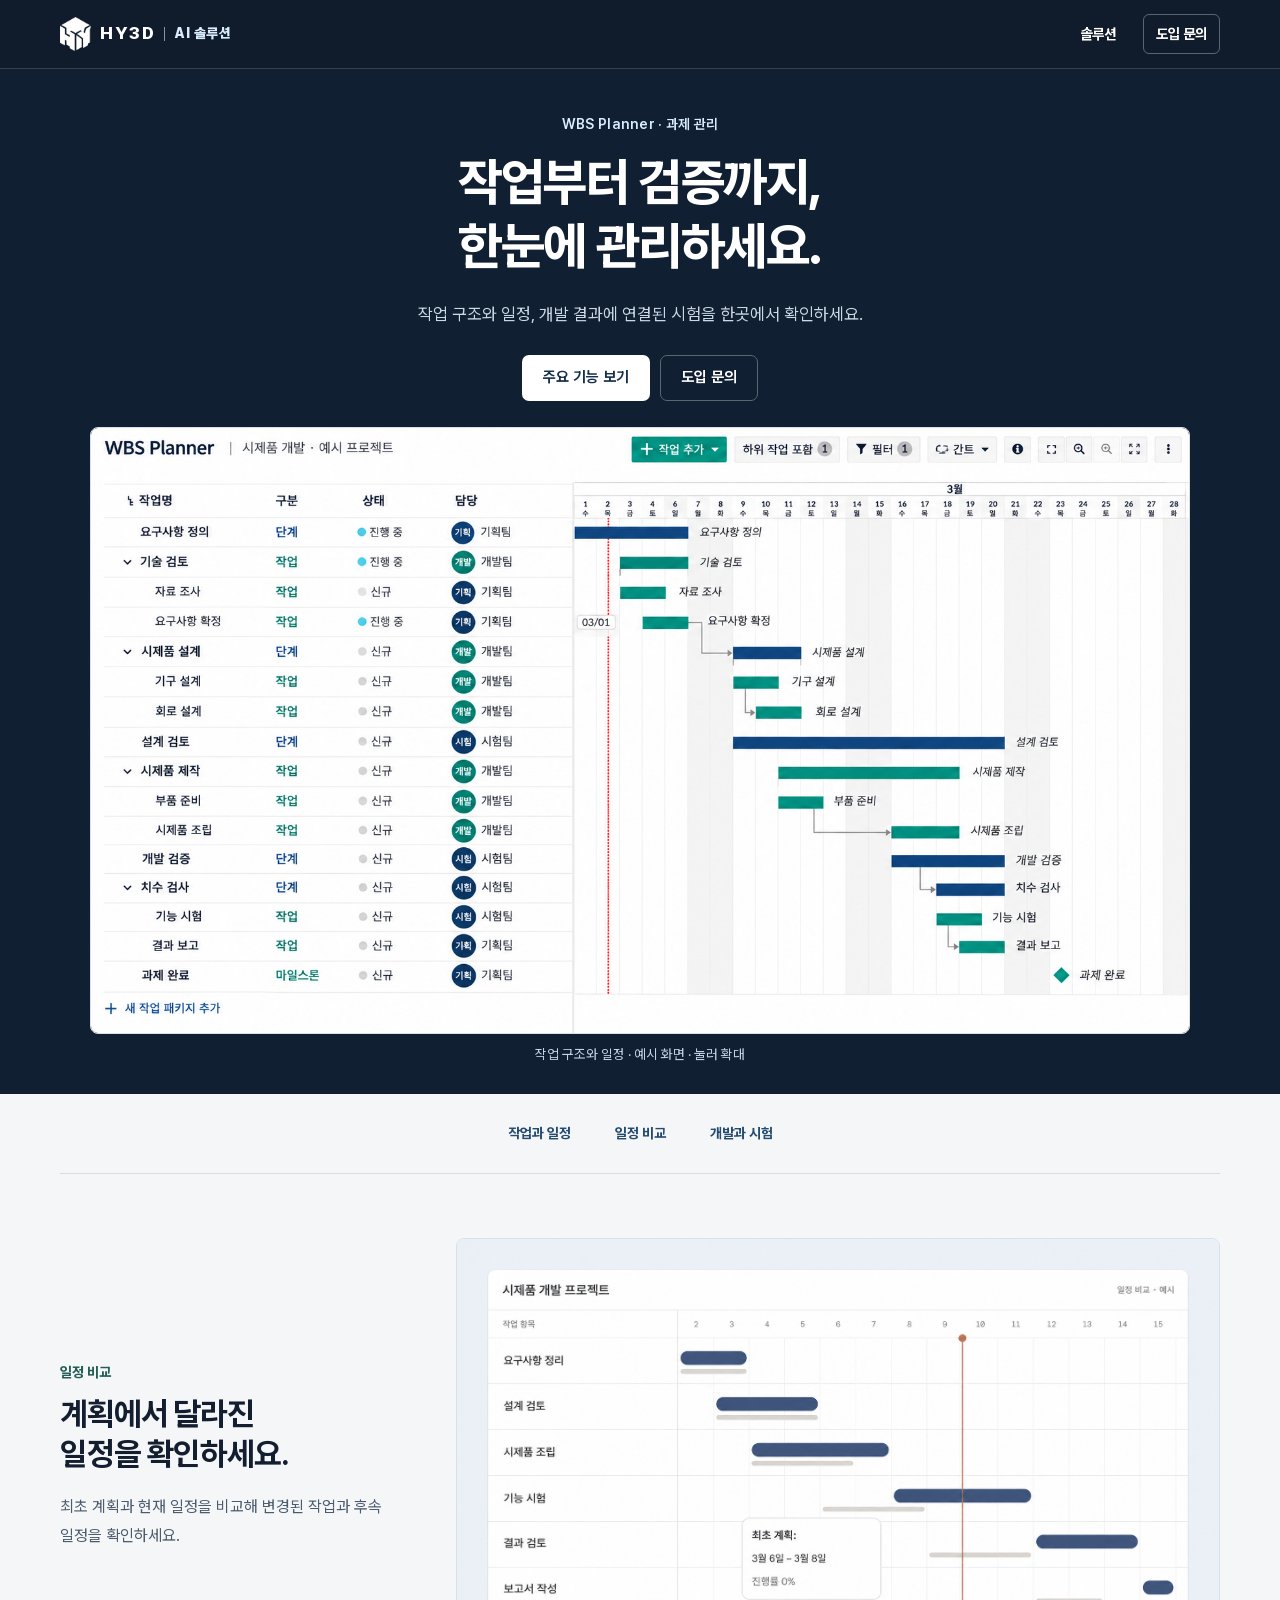
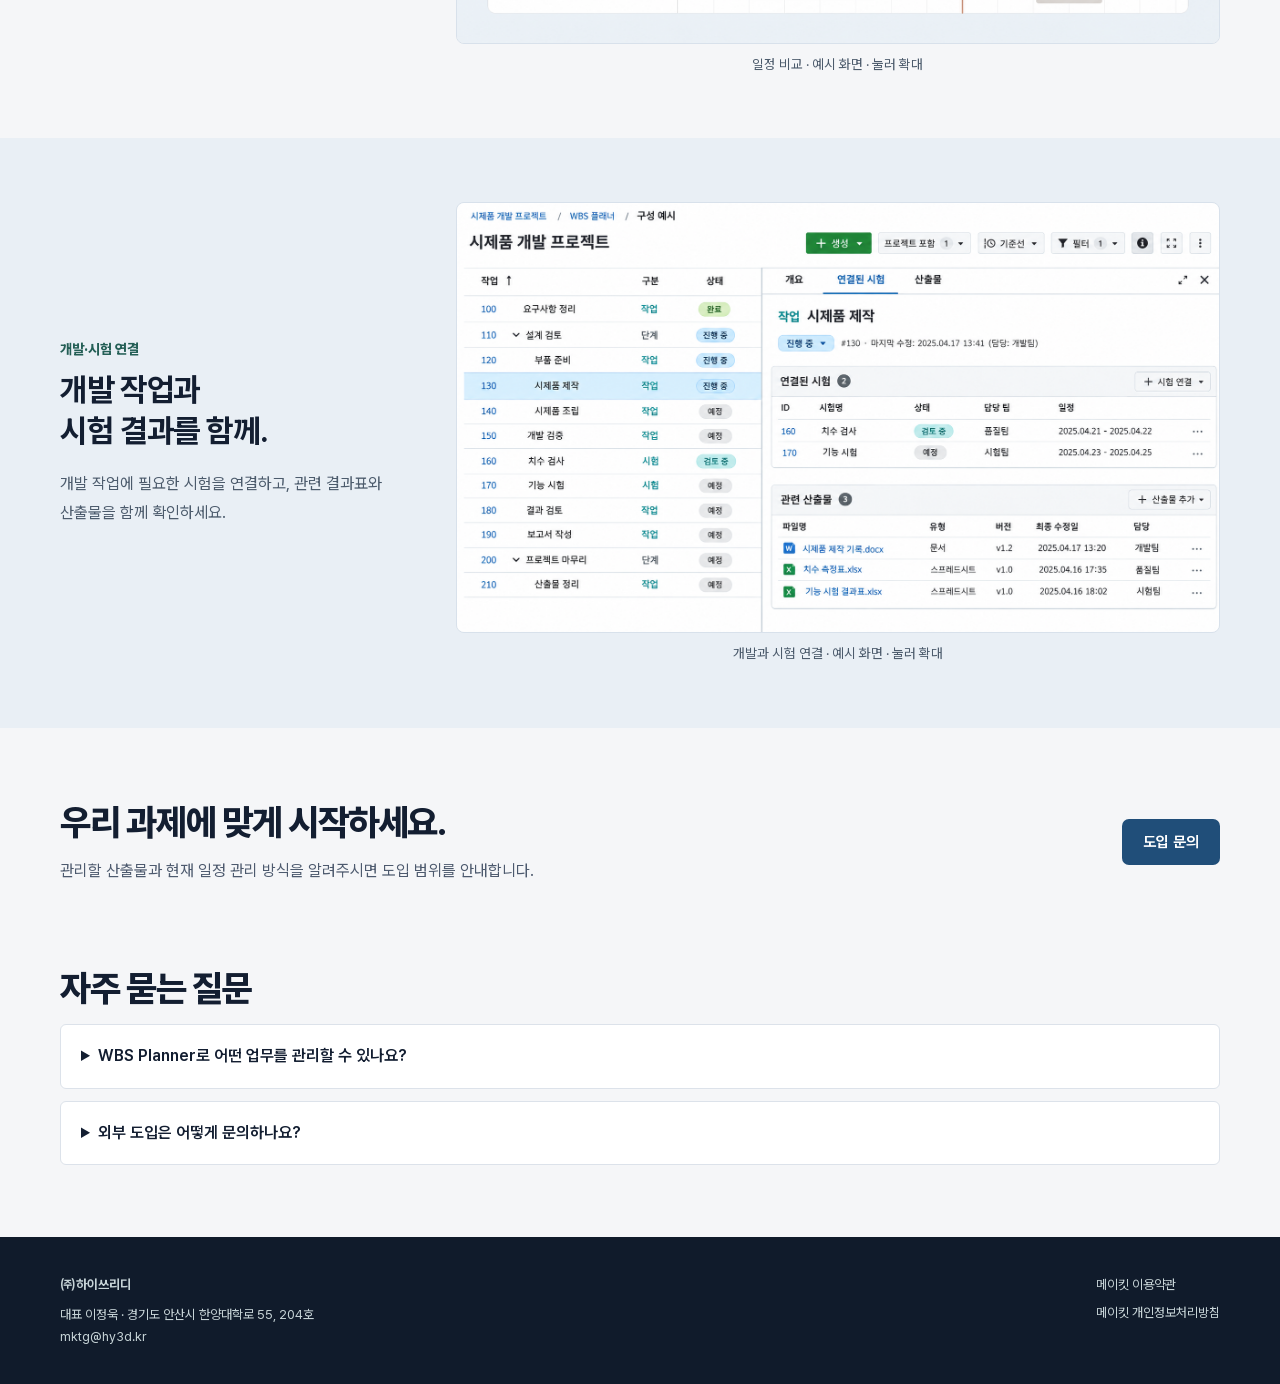
<file: wbs/index.html>
<!doctype html><html lang="ko"><head><meta charset="utf-8"><meta name="viewport" content="width=device-width,initial-scale=1"><title>WBS Planner | 하이쓰리디 AI</title><meta name="description" content="과제 산출물과 세부 작업을 정리하고, 간트 차트로 일정과 진행 상황을 확인하는 웹서비스입니다."><link rel="stylesheet" href="/style.css?v=9"><script type="application/ld+json">[{"@context": "https://schema.org", "@type": "Product", "name": "WBS Planner", "description": "과제 산출물과 세부 작업을 정리하고, 간트 차트로 일정과 진행 상황을 확인하는 웹서비스입니다.", "brand": {"@type": "Brand", "name": "하이쓰리디"}}, {"@context": "https://schema.org", "@type": "FAQPage", "mainEntity": [{"@type": "Question", "name": "WBS Planner로 어떤 업무를 관리할 수 있나요?", "acceptedAnswer": {"@type": "Answer", "text": "과제 산출물 아래에 세부 작업을 정리하고, 간트 차트에서 일정과 변경 사항을 확인할 수 있습니다."}}, {"@type": "Question", "name": "외부 도입은 어떻게 문의하나요?", "acceptedAnswer": {"@type": "Answer", "text": "도입 문의에서 과제 유형과 현재 작업 관리 방식을 알려주시면 이용 가능 범위를 안내합니다."}}]}]</script><link rel="canonical" href="https://ax.hy3d.kr/wbs/"><link rel="stylesheet" href="/wbs/showcase.css?v=1">
<link rel="stylesheet" href="/refinements.css?v=2"><meta property="og:type" content="website"><meta property="og:site_name" content="HY3D AI"><meta property="og:locale" content="ko_KR"><meta property="og:title" content="WBS Planner | 하이쓰리디 AI"><meta property="og:description" content="과제 산출물과 세부 작업을 정리하고, 간트 차트로 일정과 진행 상황을 확인하는 웹서비스입니다."><meta property="og:url" content="https://ax.hy3d.kr/wbs/"><meta property="og:image" content="https://ax.hy3d.kr/assets/wbs-product-overview.png"><meta property="og:image:width" content="1690"><meta property="og:image:height" content="931"><meta property="og:image:alt" content="WBS Planner | 하이쓰리디 AI"><meta name="twitter:card" content="summary_large_image"><meta name="twitter:title" content="WBS Planner | 하이쓰리디 AI"><meta name="twitter:description" content="과제 산출물과 세부 작업을 정리하고, 간트 차트로 일정과 진행 상황을 확인하는 웹서비스입니다."><meta name="twitter:image" content="https://ax.hy3d.kr/assets/wbs-product-overview.png"></head><body><a class="skip" href="#main">본문으로 이동</a><header class="bar"><div class="wrap nav"><a class="brand" href="/" aria-label="하이쓰리디 AI 솔루션 홈"><img src="/assets/hy3d-mark.png" width="31" height="35" alt=""><strong>HY3D</strong><small>AI 솔루션</small></a><nav aria-label="주 메뉴"><a href="/#solutions">솔루션</a><a href="/contact/">도입 문의</a></nav></div></header>
<main id="main" class="wbs-page">
  <section class="wbs-intro" id="work"><div class="wrap">
    <div class="wbs-intro-heading">
      <p class="eyebrow">WBS Planner · 과제 관리</p>
      <h1>작업부터 검증까지,<br>한눈에 관리하세요.</h1>
      <p class="lead">작업 구조와 일정, 개발 결과에 연결된 시험을 한곳에서 확인하세요.</p>
      <div class="actions"><a class="button primary" href="#example">주요 기능 보기</a><a class="button outline" href="/contact/">도입 문의</a></div>
    </div>
    <figure class="wbs-overview"><a href="/assets/wbs-product-overview.png" data-wbs-image aria-label="작업 구조와 간트 차트 크게 보기"><img src="/assets/wbs-product-overview.png" width="1690" height="931" alt="요구사항 정의, 시제품 개발, 결과 검증을 세부 작업으로 나누고 각 작업의 일정을 간트 차트에 나타낸 예시" fetchpriority="high"></a><figcaption>작업 구조와 일정 · 예시 화면 · 눌러 확대</figcaption></figure>
  </div></section>
  <nav class="wrap wbs-page-nav" aria-label="WBS 기능 살펴보기">
    <a href="#work">작업과 일정</a><a href="#example">일정 비교</a><a href="#verification">개발과 시험</a>
  </nav>
  <section class="wbs-image-section" id="example" aria-labelledby="baseline-title"><div class="wrap">
    <div class="wbs-section-copy"><p class="wbs-topic">일정 비교</p><h2 id="baseline-title">계획에서 달라진 <br>일정을 확인하세요.</h2>
      <p>최초 계획과 현재 일정을 비교해 변경된 작업과 후속 일정을 확인하세요.</p></div>
    <figure class="wbs-feature-image"><a href="/assets/wbs-product-baseline.png" data-wbs-image aria-label="최초 계획과 현재 일정 비교 크게 보기"><img src="/assets/wbs-product-baseline.png" width="1723" height="913" alt="시제품 조립, 기능 시험, 결과 보고의 최초 계획과 현재 일정을 회색 막대와 파란색 막대로 비교하는 예시" loading="lazy"></a><figcaption>일정 비교 · 예시 화면 · 눌러 확대</figcaption></figure>
  </div></section>
  <section class="wbs-image-section wbs-image-section-tinted" id="verification" aria-labelledby="verification-title"><div class="wrap">
    <div class="wbs-section-copy"><p class="wbs-topic">개발·시험 연결</p><h2 id="verification-title">개발 작업과 <br>시험 결과를 함께.</h2>
      <p>개발 작업에 필요한 시험을 연결하고, 관련 결과표와 산출물을 함께 확인하세요.</p></div>
    <figure class="wbs-feature-image"><a href="/assets/wbs-product-detail.png" data-wbs-image aria-label="개발 작업과 시험 연결 크게 보기"><img src="/assets/wbs-product-detail.png" width="1672" height="941" alt="시제품 제작 작업을 선택하면 연결된 치수 검사와 기능 시험, 관련 산출물을 오른쪽 상세 패널에서 확인하는 예시" loading="lazy"></a><figcaption>개발과 시험 연결 · 예시 화면 · 눌러 확대</figcaption></figure>
  </div></section>
  <section class="wrap section wbs-cta" aria-labelledby="wbs-cta-title"><div><h2 id="wbs-cta-title">우리 과제에 맞게 시작하세요.</h2><p class="section-intro">관리할 산출물과 현재 일정 관리 방식을 알려주시면 도입 범위를 안내합니다.</p></div><a class="button primary" href="/contact/">도입 문의</a></section>
  <section class="wrap section faq"><h2>자주 묻는 질문</h2><details><summary>WBS Planner로 어떤 업무를 관리할 수 있나요?</summary><p>과제 산출물 아래에 세부 작업을 정리하고, 간트 차트에서 일정과 변경 사항을 확인할 수 있습니다.</p></details><details><summary>외부 도입은 어떻게 문의하나요?</summary><p>도입 문의에서 과제 유형과 현재 작업 관리 방식을 알려주시면 이용 가능 범위를 안내합니다.</p></details></section>
</main>
<dialog class="wbs-image-dialog" aria-labelledby="wbs-image-title">
  <div class="wbs-image-dialog-header"><p id="wbs-image-title">WBS 기능 구성 예시</p><button type="button" data-close-image autofocus>닫기</button></div>
  <div class="wbs-image-scroll" tabindex="0" aria-label="이미지 확대 보기. 좌우로 스크롤할 수 있습니다."><img alt=""></div>
</dialog>
<footer><div class="wrap foot"><div><strong>㈜하이쓰리디</strong><p>대표 이정욱 · 경기도 안산시 한양대학로 55, 204호</p><a href="mailto:mktg@hy3d.kr">mktg@hy3d.kr</a></div><div><a href="https://hy3d-ai.kr/terms_of_use/">메이킷 이용약관</a><a href="https://hy3d-ai.kr/privacy_policy/">메이킷 개인정보처리방침</a></div></div></footer><script src="/wbs/showcase.js?v=1" defer></script>
</body></html>
</file>
<file: style.css>
*{box-sizing:border-box}html{scroll-behavior:smooth}body{margin:0;background:#f6f7fd;color:#1b2041;font-family:system-ui,"Malgun Gothic",sans-serif;line-height:1.65}a{color:inherit;text-decoration:none}a:focus-visible,summary:focus-visible{outline:3px solid #ffb54f;outline-offset:4px}.wrap{width:min(1120px,calc(100% - 40px));margin:auto}.bar{background:#fff;border-bottom:1px solid #e2e5f5}.nav,.band-inner,.foot{display:flex;justify-content:space-between;align-items:center;gap:16px}.nav{min-height:68px}.brand{font-weight:850;white-space:nowrap}.brand small{color:#5146ef;font-weight:850}.mark{display:inline-grid;place-items:center;background:#4e42e9;color:#fff;border-radius:9px;width:31px;height:31px;margin-right:5px}nav{display:flex;gap:20px;font-weight:700;font-size:.9rem}.hero{background:#161839;color:#fff;overflow:hidden}.hero-inner{display:grid;grid-template-columns:1.55fr 1fr;gap:24px;align-items:center;padding-block:82px}.eyebrow{font-weight:800;color:#a9a5ff;margin:0 0 14px}.contact .eyebrow{color:#5146ef}h1,h2,h3,p{margin:0}h1{font-size:clamp(2.2rem,5.1vw,4.1rem);font-weight:850;letter-spacing:-.065em;line-height:1.16;word-break:keep-all}h2{font-size:clamp(1.55rem,3vw,2.3rem);letter-spacing:-.045em;line-height:1.28;word-break:keep-all}h3{font-size:1.38rem;letter-spacing:-.025em}.lead{margin-top:22px;font-size:1.08rem;color:#cdd0ed;word-break:keep-all}.contact .lead{color:#4c5274}.actions{display:flex;gap:10px;flex-wrap:wrap;margin-top:27px}.button{display:inline-flex;min-height:46px;align-items:center;padding:9px 17px;border-radius:9px;font-weight:750;border:1px solid transparent}.primary{background:#5146ef;color:white}.primary:hover{background:#4034cf}.outline{border-color:#777da9}.outline:hover{background:#30355d}.hero-art{height:320px;position:relative;display:grid;place-items:center;background:radial-gradient(ellipse,#6955f47d,transparent 70%)}.hero-art b{font-size:8.5rem;color:#d4c6ff;text-shadow:0 0 40px #826fff;line-height:1}.hero-art span{position:absolute;color:#b9b4ff;font-size:2rem;left:16%;top:28%}.hero-art span:last-child{left:76%;top:65%}.orbit{position:absolute;width:92%;height:52%;border:1px solid #8e82ee80;border-radius:50%;transform:rotate(-25deg)}.orbit:nth-child(2){transform:rotate(25deg)}.orbit:nth-child(3){transform:rotate(70deg)}.section{padding-block:54px}.grid,.feature-grid{display:grid;grid-template-columns:repeat(2,minmax(0,1fr));gap:20px;margin-top:24px}.card,.feature-grid article{background:white;border:1px solid #e1e3f2;border-radius:17px;overflow:hidden}.card:hover{border-color:#6258f5;box-shadow:0 9px 23px #27205816}.card-content,.feature-grid article{padding:23px}.card-content p,.feature-grid p,.band p{color:#555c79;margin-top:7px}.tags{display:flex;flex-wrap:wrap;gap:7px;margin-bottom:9px}.tags span{padding:2px 9px;border-radius:20px;background:#eeedff;color:#4339af;font-size:.875rem;font-weight:700}.more{color:#5146ef;display:block;margin-top:16px;font-weight:750}.art{height:158px;position:relative;overflow:hidden;display:flex;gap:8px;align-items:center;justify-content:center;background:radial-gradient(ellipse at 65% 25%,#7865f6,#262158);color:#d9d3ff}.art i{display:block;width:44px;height:44px;border:1px solid currentColor;border-radius:10px;transform:rotate(-19deg);box-shadow:0 0 26px #ffffff38}.art i:nth-child(2){height:78px}.art i:nth-child(3){height:100px}.art i:nth-child(4){height:62px}.art.wbs{background:radial-gradient(ellipse at 65% 25%,#189b9b,#103b55);color:#b0fbeb}.art.wbs i{transform:none;height:55px}.art.wbs i:nth-child(even){margin-top:42px}.art.ai-call{background:radial-gradient(ellipse at 65% 25%,#ba6697,#56234e);color:#ffcced}.art.ai-call i{width:12px;border-radius:14px;transform:none;background:currentColor}.art.ax-workspace{background:radial-gradient(ellipse at 65% 25%,#4a85dd,#152e64);color:#b6ddff}.art.ax-workspace i{transform:rotate(45deg);height:44px}.detail .art{height:260px;border-radius:22px}.product-name{color:#c8c5ff;font-weight:700;margin-bottom:10px}.band{background:#ebeaff;padding:36px 0}.faq{padding-top:8px}details{background:#fff;border:1px solid #e1e3f2;border-radius:9px;padding:12px 16px;margin-top:12px}summary{cursor:pointer;font-weight:750}details p{padding-top:8px}.contact .button{margin-top:14px}.contact>p:last-child{margin-top:23px}.selected{outline:2px solid #5146ef}footer{background:#151833;color:#daddf1;padding:30px 0}.foot{align-items:flex-start;font-size:.9rem}.foot div:last-child{display:grid;gap:6px}.foot a:hover{text-decoration:underline}.skip{position:absolute;left:10px;top:-100px;background:#fff;color:#151833;padding:10px;z-index:3}.skip:focus{top:10px}@media(max-width:680px){.wrap{width:calc(100% - 32px)}.hero-inner,.grid,.feature-grid{grid-template-columns:1fr}.hero-inner{padding-block:49px;gap:12px}.hero-art{height:176px}.hero-art b{font-size:5rem}.detail .art{height:156px}.section{padding-block:37px}.band-inner,.foot{align-items:flex-start;flex-direction:column}nav{gap:11px}.lead br{display:none}}@media(prefers-reduced-motion:reduce){html{scroll-behavior:auto}}
:root{--ink:#111924;--muted:#485465;--paper:#f5f6f3;--line:#dce1e3;--accent:#145e4d;--dark:#101b23;--lime:#d8f68c}
html{scroll-padding-top:24px}body{background:var(--paper);color:var(--ink);font-family:"Pretendard",system-ui,"Malgun Gothic",sans-serif}
.wrap{width:min(1160px,calc(100% - 64px))}.bar{border-bottom:1px solid var(--line)}.nav{min-height:72px}.brand{letter-spacing:-.05em}.brand small{color:var(--accent);letter-spacing:.04em}.mark{background:var(--dark);border-radius:6px}.bar nav{gap:28px}.bar nav a:hover{color:var(--accent)}
.hero{background:var(--dark);isolation:isolate}.hero-inner{grid-template-columns:1.14fr 1fr;gap:64px;padding-block:96px}.eyebrow{color:var(--lime);font-size:.9rem;letter-spacing:.08em}.contact .eyebrow{color:var(--accent)}h1{font-size:clamp(2.45rem,5.1vw,4.35rem);font-weight:800;line-height:1.13}.lead{color:#c3d0d4;line-height:1.75}.contact .lead,.card-content p,.feature-grid p,.band p{color:var(--muted)}
.button{border-radius:7px;padding-inline:20px}.primary{background:var(--accent);color:#fff}.primary:hover{background:#104a3d}.hero .primary{background:var(--lime);color:#132019}.hero .primary:hover{background:#e8ffb0}.outline{border-color:#58686f}.outline:hover{background:#293c44}
.hero-art{height:360px;display:block;background:#16252d;border:1px solid #38505a;border-radius:12px;overflow:hidden;padding:20px;position:relative}.hero-art::before{content:"";position:absolute;inset:0;background:linear-gradient(#7593a31e 1px,transparent 1px),linear-gradient(90deg,#7593a31e 1px,transparent 1px);background-size:28px 28px;mask-image:linear-gradient(#000,transparent 94%);pointer-events:none}.hero-art-head{display:flex;position:relative;justify-content:space-between;align-items:center;border-bottom:1px solid #45545e;padding-bottom:14px;color:#d7e3e8;font-size:.8125rem;letter-spacing:.11em;font-weight:750}.hero-art-head i{width:8px;height:8px;background:var(--lime);border-radius:50%}.hero-art-grid{position:relative;display:grid;grid-template-columns:repeat(2,minmax(0,1fr));gap:12px;margin-top:16px}.hero-art-grid div{background:#1a2d37;border:1px solid #3a515d;padding:14px;min-height:124px;border-radius:7px;display:flex;flex-direction:column;justify-content:space-between;gap:12px;font-size:.875rem;color:#ecf3f5}.hero-art-grid svg,.art svg{width:40px;height:40px;stroke:currentColor;stroke-width:1.5;fill:none;stroke-linecap:round;stroke-linejoin:round}.hero-art-grid div svg{color:#b5daaa}
.section{padding-block:65px}.section h2{font-weight:800}.grid,.feature-grid{gap:22px;margin-top:28px}.card,.feature-grid article{border:1px solid var(--line);border-radius:11px}.card:hover{border-color:#448575;box-shadow:0 9px 24px #10231c12}.card-content,.feature-grid article{padding:25px}.tags span{border-radius:4px;background:#eef0ed;color:#354953}.tags span+span{background:#e5f1e9;color:#20584b}.more{color:var(--accent)}.card:focus-visible,.button:focus-visible{outline-color:#488664}
.art,.art.wbs,.art.ai-call,.art.ax-workspace{height:150px;background:var(--tile);color:var(--glyph);isolation:isolate;justify-content:flex-end;padding:28px 42px;border-bottom:1px solid #172d3021}.art{--tile:#e4ebe9;--glyph:#184d40}.art.wbs{--tile:#e1e9ef;--glyph:#244f69}.art.ai-call{--tile:#f0e8e1;--glyph:#824624}.art.ax-workspace{--tile:#e9e8f0;--glyph:#51437d}.art::before{content:"";position:absolute;inset:-16px;background:linear-gradient(#66808b24 1px, transparent 1px),linear-gradient(90deg,#66808b24 1px, transparent 1px);background-size:24px 24px;mask-image:linear-gradient(90deg,transparent 13%,#000);z-index:-1}.art svg{width:89px;height:89px;stroke-width:1.25}.detail .art{height:270px;justify-content:center;border-radius:10px}.detail .art svg{width:126px;height:126px}.product-name{color:#d5e3df}.band{background:#e3ebe6;padding:44px 0}.faq{padding-top:0}details{border-color:var(--line)}.selected{outline-color:var(--accent)}footer{background:var(--dark);color:#c7d4d7}.foot{padding-block:7px}
@media(max-width:850px){.hero-inner{gap:32px}.hero-art{height:auto;padding:14px}.hero-art-grid div{min-height:106px;padding:10px}}
@media(max-width:680px){.wrap{width:calc(100% - 36px)}.bar nav{gap:14px}.nav{min-height:62px}.hero-inner{grid-template-columns:1fr;padding-block:50px;gap:28px}.hero-art-grid{gap:8px}.hero-art-grid div{min-height:84px;gap:7px}.hero-art-grid div svg{width:27px;height:27px}.section{padding-block:42px}.grid,.feature-grid{gap:14px}.detail .art{height:145px}.detail .art svg{width:83px;height:83px}.art,.art.wbs,.art.ai-call,.art.ax-workspace{height:124px}.art svg{width:68px;height:68px}.faq{padding-top:0}}

:root{--paper:#f5f6f8;--ink:#131e31;--muted:#4d5a6e;--line:#dce2ea;--accent:#204e79;--dark:#101b2b;--lime:#d9edff}
.bar{background:#101b2b;color:#fff;border-bottom:1px solid #ffffff2b}.brand{display:inline-flex;align-items:center;gap:9px}.brand img{width:31px;height:35px;object-fit:contain}.brand strong{font-size:1.07rem;font-weight:820;letter-spacing:.09em}.brand small{border-left:1px solid #8393a8;padding-left:9px;color:#d9edff;font-size:.86rem}.bar nav a:hover{color:#a9d7ff}.bar nav a:last-child{border:1px solid #ffffff52;padding:6px 12px;border-radius:6px}
.hero-home{background:#101b2b url('/assets/hy3d-makit-photo.webp') center right/cover no-repeat;position:relative}.hero-home::before{content:"";position:absolute;inset:0;background:linear-gradient(90deg,#0b192a 0%,#0b192af2 29%,#0b192a64 62%,#0b192a15 100%);z-index:-1}.hero-home .hero-inner{display:block;padding-block:clamp(85px,11vw,145px)}.hero-home .hero-inner>div{max-width:565px}.hero-home .lead{max-width:31rem}.hero .primary{background:#fff;color:#15304b}.hero .primary:hover{background:#d9edff}.hero .outline{border-color:#8c9caf;color:#fff}.hero h1{letter-spacing:-.06em}.primary:hover{background:#173c5e}.lead{color:#cdd8e7}.contact .lead,.featured .lead{color:var(--muted)}.eyebrow{letter-spacing:.04em}.featured .eyebrow{color:var(--accent)}
.featured{display:grid;grid-template-columns:1fr 1fr;gap:clamp(24px,5vw,68px);align-items:center;padding-bottom:0}.featured-copy{padding:12px 0}.text-button{color:var(--accent);padding-inline:12px}.text-button:hover{text-decoration:underline}
.product-shot{margin:0;background:#17273a;border:1px solid #263b53;border-radius:12px;padding:22px 18px 14px;color:#dce8f6}.shot-grid{display:flex;justify-content:center;align-items:flex-start;gap:clamp(10px,3vw,30px)}.shot-grid img{display:block;width:min(38%,137px);height:auto;border-radius:11px;border:1px solid #576982;box-shadow:0 10px 20px #080f20a0}.product-shot figcaption{margin-top:13px;font-size:.85rem;text-align:center;color:#dce8f6}
.art,.art.wbs,.art.ai-call,.art.ax-workspace{display:block;height:clamp(130px,20vw,224px);padding:0;background-color:#263344;background-repeat:no-repeat;background-position:center;border-bottom:1px solid #101b2b26}.art::before{display:none}.art.makit{background-image:url('/assets/hy3d-makit-photo.webp');background-size:cover;background-position:center 59%}.art.wbs,.art.ai-call,.art.ax-workspace{background-image:url('/assets/solution-context.webp');background-size:300% auto}.art.wbs{background-position:left 47%}.art.ai-call{background-position:center 43%}.art.ax-workspace{background-position:right 43%}.detail .art{height:clamp(200px,27vw,330px);background-color:#263344}.detail .art.makit{display:flex;justify-content:center;align-items:center;background:#16263a}.detail .art.makit img{height:90%;width:auto;border-radius:8px;border:1px solid #7290ad;box-shadow:0 12px 20px #091021b0}.detail .art.makit img+img{margin-left:15px}.band{background:#e5ecf4}.tags span+span{background:#e7f0f8;color:#244b70}.card:hover{border-color:#6a8aac}.selected{outline-color:#204e79}
@media(max-width:680px){.hero-home{background-position:59% center}.hero-home::before{background:linear-gradient(90deg,#0b192afc,#0b192ac9 60%,#0b192a80)}.hero-home .hero-inner{padding-block:72px}.featured{grid-template-columns:1fr;gap:15px}.featured-copy{padding:0}.product-shot{padding:16px 12px 12px}.shot-grid img{width:min(38%,137px)}.bar nav a:last-child{padding:5px 8px}.detail .art{height:220px}}

.nav{min-height:68px;align-items:center}.nav .brand,.bar nav,.bar nav a{display:inline-flex;align-items:center}.nav .brand{min-height:42px;line-height:1}.brand strong,.brand small{line-height:1}.bar nav{gap:14px}.bar nav a,.bar nav a:last-child{justify-content:center;min-height:40px;line-height:1;border:1px solid transparent;padding:0 12px}.bar nav a:last-child{border-color:#ffffff52}
.sr-only{position:absolute;width:1px;height:1px;padding:0;margin:-1px;overflow:hidden;clip-path:inset(50%);white-space:nowrap;border:0}
.carousel-shell{padding-block:24px 52px}
.carousel-viewport{overflow-x:auto;scroll-snap-type:x mandatory;scrollbar-width:none;overscroll-behavior-x:contain}.carousel-viewport::-webkit-scrollbar{display:none}.carousel-viewport:focus-visible{outline:2px solid #9bbbdc;outline-offset:5px}.carousel-track{display:grid}.hero-slide{display:grid;grid-template-columns:1fr 1fr;gap:clamp(24px,4vw,54px);align-items:center;padding-top:32px;min-width:0}.hero-slide[inert]{display:none}.is-ready .carousel-track{display:flex}.is-ready .hero-slide{display:grid;flex:0 0 100%;align-self:stretch;scroll-snap-align:start;scroll-snap-stop:always}.slide-copy h2{font-size:clamp(2rem,4.2vw,3.7rem);line-height:1.14;letter-spacing:-.06em}.slide-copy .lead{max-width:32rem}.slide-media{height:clamp(230px,31vw,400px);display:grid;place-items:center;background:#152336;border:1px solid #ffffff24;border-radius:10px;position:relative}.slide-media img{display:block;width:100%;height:100%;object-fit:contain;min-height:0}
.context-photo{height:100%;aspect-ratio:1/2;background-image:url('/assets/solution-context.webp');background-repeat:no-repeat;background-size:300% 100%}.context-photo.wbs{background-position:0 0}.context-photo.ai-call{background-position:50% 0}.context-photo.ax-workspace{background-position:100% 0}.media-caption{position:absolute;right:8px;bottom:8px;font-size:.78rem;padding:2px 7px;border-radius:4px;background:#101b2be6;color:#fff}
.art,.art.wbs,.art.ai-call,.art.ax-workspace{display:grid;place-items:center;background-image:none;background-color:#e8edf3}.art>img{display:block;width:100%;height:100%;min-height:0;object-fit:contain}.art .context-photo{height:100%}.card{display:flex;flex-direction:column}.card-content{display:flex;flex-direction:column;flex:1}.card-content .more{margin-top:auto;padding-top:16px}.detail .art{background-color:#17273a}.detail .art:not(.makit){display:grid;place-items:center}
.contact{min-height:55vh}.contact-details{max-width:620px;margin-top:30px;border-top:1px solid var(--line)}.contact-details dl{margin:0}.contact-details dl>div{display:grid;grid-template-columns:110px 1fr;gap:12px;padding:17px 0;border-bottom:1px solid var(--line)}.contact-details dt{color:var(--muted);font-weight:700}.contact-details dd{margin:0}.contact-details a{color:var(--accent);font-weight:750;overflow-wrap:anywhere}.contact-details a:hover{text-decoration:underline}
@media(max-width:680px){.nav{min-height:62px;gap:4px}.nav .brand{gap:6px}.brand img{width:27px;height:31px}.brand strong{font-size:.97rem}.brand small{padding-left:6px;font-size:.78rem}.bar nav{gap:3px;white-space:nowrap}.bar nav a,.bar nav a:last-child{padding:0 6px;font-size:.82rem}.carousel-shell{padding-block:16px 32px}.hero-slide{grid-template-columns:1fr;gap:22px;align-content:start;padding-top:23px}.slide-copy .lead{margin-top:13px}.slide-copy .actions{margin-top:16px}.slide-media{height:204px}.contact-details dl>div{grid-template-columns:72px 1fr}}


.hero-carousel .carousel-shell{padding-bottom:46px}.slide-media,.art,.art.wbs,.art.ai-call,.art.ax-workspace{grid-template-columns:minmax(0,1fr);justify-content:stretch;aspect-ratio:16/9;height:auto;min-height:0;overflow:hidden;padding:0}.slide-media img,.art>img{display:block;width:100%;height:100%;object-fit:contain;min-width:0;min-height:0}.hero-slide .slide-media{align-self:center}.art.makit{background:#101b2b}.art.ai-call,.art.ax-workspace{background:#e8edf3}.detail .art:not(.makit){height:auto;aspect-ratio:16/9}.detail .art.makit{height:clamp(230px,28vw,350px);aspect-ratio:auto}.slide-media.wbs,.art.wbs{background:#dfebf7;display:grid;place-items:center;padding:clamp(10px,2.2vw,24px)}
.wbs-visual{width:100%;max-width:450px;border:1px solid #bfcee1;border-radius:8px;background:#fff;padding:clamp(10px,2.1vw,22px);color:#172940;font-size:.85rem;box-shadow:0 4px 18px #16335518}.wbs-visual strong{display:block;margin-bottom:7px}.wbs-visual>div{position:relative;display:grid;grid-template-columns:minmax(90px,1.6fr) repeat(5,minmax(0,1fr));align-items:center;min-height:30px;border-top:1px solid #e2e8f1}.wbs-visual span{grid-column:1;grid-row:1;color:#344761}.wbs-visual i{grid-row:1;grid-column:calc(var(--start) + 1)/calc(var(--end) + 1);height:9px;background:#5181b2;border-radius:9px}
.wbs-example{display:grid;grid-template-columns:1.35fr 1fr;align-items:center;gap:18px;margin-top:20px}.wbs-example table{width:100%;border-collapse:collapse;background:#fff;font-size:.93rem}.wbs-example td,.wbs-example th{padding:11px 9px;text-align:left;border:1px solid var(--line);overflow-wrap:anywhere}.wbs-example thead{background:#e5edf6}.wbs-login{margin:22px 0 0;max-width:760px}.wbs-login img{display:block;width:100%;height:auto;border:1px solid var(--line);border-radius:9px}.wbs-login figcaption{margin-top:8px;color:var(--muted);font-size:.87rem}
.detail-section{padding-block:40px}.section-intro{color:var(--muted);margin-top:12px}.case-grid{display:grid;grid-template-columns:repeat(3,minmax(0,1fr));gap:16px;margin-top:20px}.case-card{display:block;border:1px solid var(--line);border-radius:9px;overflow:hidden;background:#fff}.case-card:hover{border-color:#6a8aac}.case-card img{display:block;width:100%;aspect-ratio:16/9;object-fit:contain;background:#e7edf4}.case-card>div{padding:14px}.case-card p{color:var(--accent);font-size:.88rem;font-weight:700}.case-card h3{font-size:1.04rem;line-height:1.4;margin-top:5px}.process-list{margin:22px 0 0;display:grid;grid-template-columns:repeat(3,minmax(0,1fr));gap:16px;list-style-position:inside;padding:0}.process-list li{border-top:2px solid #a9bdd3;padding-top:12px}.process-list p{color:var(--muted);margin-top:8px}
@media(max-width:680px){.hero-carousel .carousel-shell{padding-bottom:28px}.slide-media{width:100%}.case-grid,.process-list,.wbs-example{grid-template-columns:1fr}.detail-section{padding-block:29px}.wbs-example td,.wbs-example th{padding:8px 6px}}
.slide-media.wbs,.art.wbs{padding:0;background:#dce8f5}.wbs-cover{margin:0;position:relative}.wbs-example{display:block;max-width:920px}
.contact-hero{position:relative;isolation:isolate;display:grid;align-items:end;min-height:clamp(280px,36vw,510px);background:#101b2b;color:#fff;overflow:hidden}.contact-hero>img{position:absolute;inset:0;width:100%;height:100%;object-fit:cover;object-position:58% 59%;z-index:-2}.contact-hero::after{content:"";position:absolute;inset:0;z-index:-1;background:linear-gradient(90deg,#0b1729e6,#0b17297d 50%,#0b17292b),linear-gradient(0deg,#0b1729b3,transparent 60%)}.contact-hero-inner{margin-block:auto;padding-block:60px}.contact-hero .eyebrow{color:#d9edff}.contact{min-height:0;padding-block:54px 70px}.contact-details{max-width:none;margin:0;border:0}.contact-details dl{display:grid;grid-template-columns:repeat(2,minmax(0,1fr));border-block:1px solid var(--line)}.contact-details dl>div{display:block;padding:22px 24px 25px 0;border-bottom:0}.contact-details dl>div+div{border-left:1px solid var(--line);padding-left:28px}.contact-details dd{font-size:clamp(1.2rem,2.7vw,1.75rem);margin-top:5px}.contact-details dt{font-size:.9rem}
@media(max-width:520px){.contact-hero{min-height:280px}.contact-hero-inner{padding-block:42px}.contact{padding-block:29px 42px}.contact-details dl{grid-template-columns:1fr}.contact-details dl>div,.contact-details dl>div+div{padding:14px 0;border-left:0}.contact-details dl>div+div{border-top:1px solid var(--line)}}

.pricing{scroll-margin-top:18px}.pricing-plans{display:grid;gap:14px;margin-top:22px}.pricing-plan{display:grid;grid-template-columns:minmax(130px,1fr) minmax(0,4fr);background:#fff;border:1px solid var(--line);border-radius:10px;overflow:hidden}.pricing-plan-title{padding:18px;background:#e7eff8}.pricing-plan-title p,.pricing-plan dd p,.pricing-note{margin-top:6px;color:var(--muted);font-size:.92rem;word-break:keep-all}.pricing-plan dl{display:grid;grid-template-columns:repeat(3,minmax(0,1fr));margin:0}.pricing-plan dl>div{padding:16px}.pricing-plan dl>div+div{border-left:1px solid var(--line)}.pricing-plan dt{color:var(--accent);font-size:.86rem;font-weight:750;letter-spacing:.025em}.pricing-plan dd{margin:5px 0 0}.pricing-plan dd strong{font-size:1.38rem;line-height:1.2;word-break:keep-all}.pricing-plan dd span{font-size:.83rem;color:var(--muted)}.pricing-note{margin-top:12px}
@media(max-width:680px){.pricing-plan{grid-template-columns:1fr}.pricing-plan-title{padding:12px 14px}.pricing-plan dl{grid-template-columns:1fr}.pricing-plan dl>div{display:grid;grid-template-columns:84px minmax(0,1fr);align-items:baseline;gap:8px;padding:10px 14px}.pricing-plan dl>div+div{border-left:0;border-top:1px solid var(--line)}.pricing-plan dd{margin:0}}

.wbs-benefit-grid{display:grid;grid-template-columns:repeat(3,minmax(0,1fr));gap:16px;margin-top:23px}.wbs-benefit-grid article{padding:19px;background:#fff;border:1px solid var(--line);border-radius:8px}.wbs-benefit-grid h3,.wbs-journey h3{font-size:1.24rem;line-height:1.32}.wbs-benefit-grid p,.wbs-journey p{margin-top:8px;color:var(--muted);word-break:keep-all}.wbs-scenario{background:#e8eff7}.wbs-journey{display:grid;gap:14px;margin-top:24px}.wbs-journey article{display:grid;grid-template-columns:minmax(0,1fr) minmax(0,1.25fr);gap:24px;padding:22px;background:white;border:1px solid #d7e0ec;border-radius:8px;align-items:start}.wbs-journey table{width:100%;border-collapse:collapse;text-align:left;font-size:.91rem}.wbs-journey th,.wbs-journey td,.wbs-scenario-list>div{padding:8px;border-bottom:1px solid var(--line)}.wbs-journey thead,.wbs-scenario-list dt{color:var(--accent);font-weight:750}.wbs-journey thead{background:#edf3f9}.wbs-scenario-list{margin:0}.wbs-scenario-list>div{display:grid;grid-template-columns:116px 1fr;gap:8px;font-size:.91rem}.wbs-scenario-list dd{margin:0}.wbs-cta{display:flex;gap:24px;justify-content:space-between;align-items:center}
@media(max-width:680px){.wbs-benefit-grid,.wbs-journey article{grid-template-columns:1fr}.wbs-journey article{gap:15px;padding:15px}.wbs-cta{align-items:flex-start;flex-direction:column;gap:14px}.wbs-scenario-list>div{grid-template-columns:96px 1fr}}
</file>
<file: refinements.css>
@font-face {
  font-family: 'Pretendard';
  src: url('/assets/fonts/PretendardVariable.woff2') format('woff2');
  font-weight: 100 900;
  font-style: normal;
  font-display: swap;
}

body {
  font-family: 'Pretendard', -apple-system, BlinkMacSystemFont, sans-serif;
  -webkit-font-smoothing: antialiased;
  word-break: keep-all;
  overflow-wrap: break-word;
}
button, input, textarea { font: inherit; }
h1, h2, h3 { letter-spacing: -.035em; }
.wrap { width: min(1160px, calc(100% - 64px)); }
.section { padding-block: 72px; }
.section h2 { font-size: clamp(1.7rem, 3vw, 2.25rem); }
.lead { font-size: 1.0625rem; line-height: 1.8; }
.eyebrow { font-size: .875rem; font-weight: 600; letter-spacing: .02em; }
.hero.detail h1 { font-size: clamp(2.1rem, 4vw, 3.25rem); line-height: 1.22; }
.hero.detail h1, .hero .slide-copy h2, .wbs-intro h1 {
  letter-spacing: -.03em;
  font-weight: 750;
}
.hero-inner { padding-block: 72px; gap: 56px; }
.product-name { font-size: 1rem; font-weight: 600; }
.button { min-height: 46px; padding-inline: 20px; font-size: .9375rem; font-weight: 650; }
.actions { gap: 10px; margin-top: 25px; }
.app-links { display: flex; align-items: center; gap: 20px; padding: 10px 8px; }
.app-links a { color: #dce9f7; font-size: .9rem; text-underline-offset: 5px; }
.app-links a:hover { text-decoration: underline; }
.case-more { margin-top: 20px; background: transparent; border-color: var(--line); padding: 18px 22px; }
.case-more > summary { font-size: .9375rem; font-weight: 600; }
.case-more .case-grid { margin-top: 24px; }
.carousel-shell { padding-top: 32px; }
.hero-slide { padding-top: 0; }
.slide-copy h2 { font-size: clamp(2rem, 4vw, 3.25rem); line-height: 1.22; }
.hero-carousel .carousel-shell { padding-block: 62px; }
.slide-media { border-radius: 8px; }
.media-caption { font-size: .75rem; }
#solutions { padding-bottom: 48px; }
#solutions > h2 { margin-bottom: 30px; }
.grid { margin-top: 0; gap: 24px; }
.card { display: flex; flex-direction: column; border-radius: 10px; transition: border-color .2s, box-shadow .2s; }
.card-content { display: flex; flex: 1; flex-direction: column; padding: 26px 28px; }
.card-content h3 { font-size: 1.4rem; font-weight: 700; }
.card-content p { font-size: 1rem; line-height: 1.7; }
.tags { margin-bottom: 14px; }
.tags span { font-size: .875rem; font-weight: 550; padding: 2px 8px; }
.tags span:first-child { padding-left: 0; background: transparent; color: var(--muted); }
.more { margin-top: 20px; font-size: .875rem; }
.card-content .more { margin-top: auto; padding-top: 20px; }
.card:focus-visible, .button:focus-visible { outline-color: #6899c7; }
.detail-section { padding-block: 48px; }
.featured { padding-block: 48px 80px; }
.featured-copy h2 { max-width: 30rem; }
.product-shot { background: #e9edf3; border-color: #d7e0ea; padding: 28px 22px 18px; }
.product-shot figcaption { color: #526176; }
.shot-grid img { box-shadow: 0 8px 20px #17273a18; }
.feature-grid article { padding: 28px; border-radius: 8px; }
.feature-grid h3 { font-size: 1.125rem; }
.feature-grid p { line-height: 1.8; }
.band { padding-block: 42px; }
.band h2 { font-size: clamp(1.5rem, 2.7vw, 2rem); }
.faq { padding-top: 10px; }
.faq details { border-radius: 6px; padding: 18px 20px; }
.faq summary { font-weight: 600; }
.foot { font-size: .8125rem; gap: 25px; }
.foot p { margin-top: 8px; line-height: 1.7; }
.wbs-intro h1 { font-size: clamp(2rem, 4vw, 3.25rem); line-height: 1.24; }
.wbs-intro { padding-top: 44px; }
.wbs-intro-heading { margin-bottom: 26px; }
.wbs-overview { max-width: 1100px; }
.wbs-overview img, .wbs-feature-image img { border: 1px solid #d8e1eb; border-radius: 8px; }
.wbs-page-nav a { white-space: nowrap; font-size: .875rem; }
.wbs-section-copy h2 { font-size: clamp(1.7rem, 2.5vw, 2.1rem); }
.wbs-image-section > .wrap { grid-template-columns: minmax(0, .8fr) minmax(0, 1.7fr); }
.wbs-cta { display: flex; align-items: center; justify-content: space-between; gap: 24px; }
.wbs-cta .button { flex-shrink: 0; }
.contact-hero { min-height: 360px; }
.contact-hero h1 { font-size: clamp(2rem, 4vw, 2.75rem); font-weight: 750; letter-spacing: -.03em; }
.contact { padding-block: 40px; }
.contact-solution-grid a { padding: 24px; }
.contact-solution-grid p { font-size: .9375rem; }
@media (min-width: 761px) {
  #solutions .grid { grid-template-columns: repeat(3, minmax(0, 1fr)); gap: 18px; }
}
@media (min-width: 1060px) {
  #solutions .card-content { padding: 22px 20px; }
  #solutions .card-content h3 { font-size: 1.25rem; }
  #solutions .card-content p { font-size: .9375rem; }
}
@media (max-width: 760px) {
  .wrap { width: calc(100% - 40px); }
  .section { padding-block: 44px; }
  .detail-section { padding-block: 30px; }
  .hero-inner { padding-block: 40px; gap: 30px; }
  .hero.detail h1, .slide-copy h2 { font-size: 2rem; line-height: 1.28; }
  .app-links { padding-inline: 3px; }
  .detail .art.makit { height: 280px; }
  .hero-carousel .carousel-shell { padding-block: 34px; }
  .hero-slide { gap: 26px; }
  .slide-copy .lead { font-size: 1rem; }
  .slide-copy .actions { margin-top: 22px; }
  .card-content { padding: 22px; }
  #solutions { padding-bottom: 24px; }
  #solutions > h2 { margin-bottom: 22px; }
  .grid { gap: 20px; }
  .featured { padding-block: 24px 44px; }
  .feature-grid article { padding: 24px; }
  .wbs-intro { padding-top: 36px; }
  .wbs-intro h1 { font-size: 2rem; }
  .wbs-page-nav { padding-block: 14px; }
  .wbs-page-nav a { padding: 6px 4px; font-size: .8125rem; }
  .wbs-image-section > .wrap { grid-template-columns: 1fr; gap: 24px; }
  .wbs-cta { align-items: flex-start; flex-direction: column; }
  .contact-hero { min-height: 270px; }
  .contact-details dd a { font-size: 1.25rem; }
  .contact { padding-block: 30px; }
  .foot { font-size: .8125rem; }
}
</file>
<file: ax-works/presentation.css>
.ax-hero .hero-inner {
  grid-template-columns: minmax(0, .82fr) minmax(0, 1.18fr);
  gap: clamp(2rem, 5vw, 4rem);
}
.ax-hero .lead { max-width: 33rem; }
.ax-hero .hero-inner > div { container-type: inline-size; }
.ax-hero .ax-descriptor { font-size: clamp(1rem, 6.7cqi, 2.1rem); }
.ax-loop-flow { margin: 0; padding: clamp(1.25rem, 3vw, 2rem); background: var(--paper); border: 1px solid var(--line); border-radius: 8px; }
.ax-loop-flow figcaption { font-size: 1.2rem; font-weight: 700; }
.ax-loop-flow ol { margin: 1rem 0; padding-inline-start: 1.6rem; }
.ax-loop-flow li { padding: .65rem 0 .65rem .35rem; }
.ax-loop-flow li::marker { color: var(--accent); font-weight: 700; }
.ax-loop-flow li strong, .ax-loop-flow li span { display: block; }
.ax-loop-flow li span { margin-top: .25rem; color: var(--muted); }
.ax-loop-flow p { margin: 0; padding-top: .85rem; border-top: 1px solid var(--line); }
.ax-intro, .ax-chapter { padding-block: clamp(3rem, 7vw, 6rem); scroll-margin-top: 1.25rem; }
.ax-intro { background: white; border-bottom: 1px solid var(--line); }
.ax-intro h2, .chapter-heading h2 {
  margin: 0 0 1rem;
  max-width: 45rem;
  font-size: clamp(1.8rem, 3.3vw, 2.8rem);
  line-height: 1.18;
  text-wrap: balance;
}
.ax-intro p, .chapter-heading > p:last-child { max-width: 47rem; }
.ax-intro p, .ax-chapter p { color: var(--muted); line-height: 1.8; }
.chapter-links { display: flex; flex-wrap: wrap; gap: .5rem; margin-top: 1.5rem; }
.chapter-links a {
  padding: .5rem .9rem;
  color: var(--accent);
  border: 1px solid var(--line);
  border-radius: 6px;
  font-weight: 650;
}
.chapter-links a:hover { border-color: var(--accent); }
.ax-chapter { background: white; border-bottom: 1px solid var(--line); }
.ax-chapter.tone { background: var(--paper); }
.ax-layout, .ax-detail-grid, .ax-marketing-grid, .web-comparison {
  display: grid;
  align-items: start;
  gap: clamp(1.6rem, 4.8vw, 4.25rem);
}
.ax-layout { grid-template-columns: minmax(0, .8fr) minmax(0, 1.2fr); }
.ax-detail-grid { grid-template-columns: minmax(0, 1.6fr) minmax(0, .8fr); }
.ax-marketing-grid { grid-template-columns: repeat(2, minmax(0, 1fr)); gap: 2rem; }
.web-comparison { grid-template-columns: minmax(0, 2.45fr) minmax(0, 1fr); gap: clamp(1rem, 3vw, 2.5rem); }
.chapter-heading { margin-bottom: 1.75rem; }
.ax-chapter .chapter-label { margin: 0 0 .7rem; color: var(--accent); font-weight: 700; }
.ax-chapter h3 { margin: 1.65rem 0 .4rem; font-size: 1.2rem; line-height: 1.4; }
.ax-chapter h3 + p { margin-top: .45rem; }
.ax-chapter .role-heading, .review-copy h3:first-child, .ax-marketing-grid h3 { margin-top: 0; }
.ax-roles { margin: 0; }
.ax-roles > div { display: grid; grid-template-columns: 6rem 1fr; gap: 1rem; padding: .9rem 0; border-bottom: 1px solid var(--line); }
.ax-roles dt { font-weight: 700; }
.ax-roles dd { margin: 0; color: var(--muted); }
.ax-chapter .chapter-note { max-width: 55rem; margin: 1.5rem 0 0; }
.ax-capture { margin: 0; min-width: 0; }
.capture-link { display: block; cursor: zoom-in; }
.capture-link img { display: block; width: 100%; height: auto; border: 1px solid var(--line); border-radius: 8px; background: white; }
.capture-link:hover img { border-color: var(--accent); }
.ax-capture figcaption { margin-top: .65rem; font-size: .875rem; line-height: 1.6; color: var(--muted); }
.ax-capture figcaption strong { display: block; color: var(--ink); }
.ax-hero figcaption, .ax-hero figcaption strong { color: inherit; }
.capture-bot-directory { max-width: 27rem; }
.capture-stack { display: grid; gap: 2rem; }
.ax-marketing-grid .ax-capture { margin-top: 1.15rem; }
#download-status { margin-top: .75rem; font-size: .9375rem; }
.ax-viewer {
  width: min(78rem, calc(100% - 2rem));
  max-width: none;
  max-height: calc(100dvh - 2rem);
  padding: 0;
  color: var(--ink);
  background: white;
  border: 1px solid var(--line);
  border-radius: 10px;
}
.ax-viewer::backdrop { background: rgb(8 16 26 / 85%); }
body:has(.ax-viewer[open]) { overflow: hidden; }
.viewer-toolbar, .viewer-bottom, .viewer-controls { display: flex; align-items: center; gap: 1rem; }
.viewer-toolbar, .viewer-bottom { padding: .75rem 1rem; justify-content: space-between; }
.viewer-toolbar h2 { flex: 1; margin: 0; font-size: 1.1rem; }
.viewer-toolbar a { color: var(--accent); text-decoration: underline; }
.ax-viewer button { border: 1px solid var(--line); padding: .45rem .75rem; background: white; color: var(--ink); border-radius: 6px; cursor: pointer; }
.viewer-stage { background: var(--paper); text-align: center; }
.viewer-stage img { display: block; margin: auto; width: auto; max-width: 100%; height: auto; max-height: 68dvh; object-fit: contain; }
.viewer-bottom p, .viewer-controls { margin: 0; font-size: .9rem; }
.viewer-controls { flex: 0 0 auto; gap: .5rem; }
@media (max-width: 760px) {
  .ax-hero .hero-inner, .ax-layout, .ax-detail-grid, .ax-marketing-grid, .web-comparison { grid-template-columns: minmax(0, 1fr); }
  .ax-roles > div { grid-template-columns: 5.3rem 1fr; gap: .65rem; }
  .capture-website-mobile { max-width: 22rem; }
  .viewer-bottom { align-items: flex-start; flex-direction: column; gap: .65rem; }
  .viewer-stage img { max-height: 54dvh; }
  .viewer-toolbar { gap: .55rem; }
}

@media (min-width: 761px) {
  #solutions .ax-hub-card {
    grid-column: 1 / -1;
    display: grid;
    grid-template-columns: minmax(0, 2fr) minmax(0, 3fr);
  }

  #solutions .ax-hub-card .art {
    height: 100%;
    aspect-ratio: auto;
  }

  #solutions .ax-hub-card .art img {
    max-height: 16rem;
  }

  #solutions .ax-hub-card .card-content {
    align-self: center;
    padding: clamp(1.5rem, 4vw, 3rem);
  }
}

.ax-pricing { padding-block: clamp(2.5rem, 5vw, 4rem); }
.ax-pricing h2 { margin: 0 0 1.4rem; }
.ax-plan-grid { display: grid; grid-template-columns: repeat(4, minmax(0, 1fr)); gap: 1rem; }
.ax-plan { background: white; border: 1px solid var(--line); border-radius: 10px; padding: clamp(1.1rem, 2vw, 1.7rem); }
.ax-plan h3 { margin: 0; color: var(--accent); font-size: 1.125rem; }
.ax-plan .plan-price { margin: .65rem 0 1.25rem; display: flex; flex-wrap: wrap; align-items: baseline; gap: .3rem; }
.plan-price strong { font-size: clamp(1.4rem, 2.3vw, 2rem); letter-spacing: -.04em; line-height: 1.3; }
.plan-price span, .plan-credit span { font-size: .875rem; color: var(--muted); }
.ax-plan .plan-credit { display: grid; gap: .1rem; margin: 0; padding-top: .85rem; border-top: 1px solid var(--line); }
.plan-credit strong { font-size: 1rem; }
.ax-plan .plan-note { margin: .75rem 0 0; color: var(--muted); font-size: .875rem; line-height: 1.5; }
.ax-plan .plan-services { padding-inline-start: 1.1em; }
.plan-services li + li { margin-top: .15rem; }
@media (max-width: 900px) { .ax-plan-grid { grid-template-columns: repeat(2, minmax(0, 1fr)); } }
@media (max-width: 520px) {
  .ax-plan-grid { gap: .6rem; }
  .ax-plan { padding: .9rem .7rem; }
  .plan-price strong { font-size: 1.25rem; }
  .plan-credit strong { font-size: .875rem; }
}
@media (max-width: 350px) { .ax-plan-grid { grid-template-columns: 1fr; } }
</file>
<file: contact.css>
.contact-hero h1 {
  font-size: clamp(2rem, 4vw, 3rem);
  line-height: 1.2;
}
.contact-hero-inner {
  padding-block: 44px;
}
.contact-intro {
  margin-top: 16px;
  color: #dce6f2;
  font-size: 1.0625rem;
  line-height: 1.65;
}
.contact {
  padding-bottom: 40px;
}
.contact-solutions {
  padding-bottom: 64px;
}
.contact-solutions h2 {
  font-size: 1.35rem;
  margin-bottom: 18px;
}
.contact-solution-grid {
  display: grid;
  grid-template-columns: repeat(4, minmax(0, 1fr));
  gap: 14px;
}
.contact-solution-grid a {
  display: block;
  padding: 22px;
  background: white;
  border: 1px solid var(--line);
  border-radius: 9px;
}
.contact-solution-grid a:hover {
  border-color: #5e80a3;
}
.contact-solution-grid h3 {
  font-size: 1.08rem;
}
.contact-solution-grid p {
  margin-top: 9px;
  color: var(--muted);
  font-size: .94rem;
  word-break: keep-all;
}
@media (max-width: 880px) {
  .contact-solution-grid {
    grid-template-columns: repeat(2, minmax(0, 1fr));
  }
}
@media (max-width: 480px) {
  .contact-solution-grid {
    grid-template-columns: 1fr;
    gap: 10px;
  }
  .contact-solution-grid a {
    padding: 17px 19px;
  }
  .contact-solutions {
    padding-bottom: 40px;
  }
}
</file>
<file: wbs/showcase.css>
.wbs-intro {
  padding: 64px 0 30px;
  background: #101f31;
  color: #fff;
}
.wbs-intro-heading {
  max-width: 820px;
  margin: 0 auto 34px;
  text-align: center;
}
.wbs-intro h1 {
  font-size: clamp(2rem, 4.3vw, 3.65rem);
  line-height: 1.17;
}
.wbs-intro .actions {
  justify-content: center;
}
.wbs-intro .primary {
  background: #fff;
  color: #15304b;
}
.wbs-intro .outline {
  color: white;
}
.wbs-overview {
  max-width: 1000px;
  margin: auto;
}
.wbs-overview img,
.wbs-feature-image img {
  display: block;
  width: 100%;
  height: auto;
  border-radius: 12px;
}
.wbs-overview a,
.wbs-feature-image a {
  display: block;
  cursor: zoom-in;
  border-radius: 12px;
}
.wbs-overview figcaption,
.wbs-feature-image figcaption {
  margin-top: 10px;
  font-size: .85rem;
  line-height: 1.5;
  text-align: center;
}
.wbs-overview figcaption {
  color: #c4d3e4;
}
.wbs-page-nav {
  display: flex;
  justify-content: center;
  gap: 12px;
  padding-block: 20px;
  border-bottom: 1px solid #d4dee9;
}
.wbs-page-nav a {
  padding: 8px 16px;
  border-radius: 6px;
  color: #244b70;
  font-size: .92rem;
  font-weight: 700;
}
.wbs-page-nav a:hover {
  background: #e2ebf4;
}
.wbs-image-section {
  padding-block: 64px;
  scroll-margin-top: 20px;
}
.wbs-image-section > .wrap {
  display: grid;
  grid-template-columns: minmax(0, .85fr) minmax(0, 1.6fr);
  align-items: center;
  gap: 36px;
}
.wbs-image-section-tinted {
  background: #e9eff5;
}
.wbs-section-copy h2 {
  margin-block: 9px 18px;
  font-size: clamp(1.6rem, 2.5vw, 2.25rem);
  line-height: 1.28;
}
.wbs-section-copy > p:last-child {
  color: #4c5b6c;
  line-height: 1.8;
  word-break: keep-all;
}
.wbs-topic {
  color: #245f56;
  font-size: .88rem;
  font-weight: 750;
}
.wbs-feature-image {
  min-width: 0;
  margin: 0;
}
.wbs-feature-image figcaption {
  color: #4c5b6c;
}
.wbs-image-dialog {
  width: min(1420px, calc(100% - 32px));
  max-width: none;
  max-height: calc(100dvh - 32px);
  padding: 0;
  border: 1px solid #60758c;
  border-radius: 10px;
  background: #f5f8fb;
  color: #152b43;
}
.wbs-image-dialog::backdrop {
  background: #071220d9;
}
.wbs-image-dialog-header {
  display: flex;
  justify-content: space-between;
  align-items: center;
  gap: 15px;
  padding: 12px 16px;
  border-bottom: 1px solid #d4dee9;
}
.wbs-image-dialog-header p {
  font-size: .94rem;
  font-weight: 750;
}
.wbs-image-dialog-header button {
  padding: 6px 15px;
  border: 1px solid #a8b7c9;
  border-radius: 5px;
  background: white;
  color: #152b43;
  font: inherit;
  cursor: pointer;
}
.wbs-image-scroll {
  max-height: calc(100dvh - 110px);
  overflow: auto;
}
.wbs-image-scroll img {
  display: block;
  width: 100%;
  min-width: 850px;
  height: auto;
}
body:has(.wbs-image-dialog[open]) {
  overflow: hidden;
}
@media (max-width: 760px) {
  .wbs-intro {
    padding-block: 38px 24px;
  }
  .wbs-intro-heading {
    text-align: left;
    margin-bottom: 26px;
  }
  .wbs-intro .actions {
    justify-content: flex-start;
  }
  .wbs-intro .lead br {
    display: none;
  }
  .wbs-page-nav {
    gap: 0;
    justify-content: space-between;
    padding-block: 12px;
  }
  .wbs-page-nav a {
    font-size: .81rem;
    padding: 6px;
    text-align: center;
  }
  .wbs-image-section {
    padding-block: 36px;
  }
  .wbs-image-section > .wrap {
    grid-template-columns: 1fr;
    gap: 20px;
  }
  .wbs-section-copy h2 br {
    display: none;
  }
}
</file>
